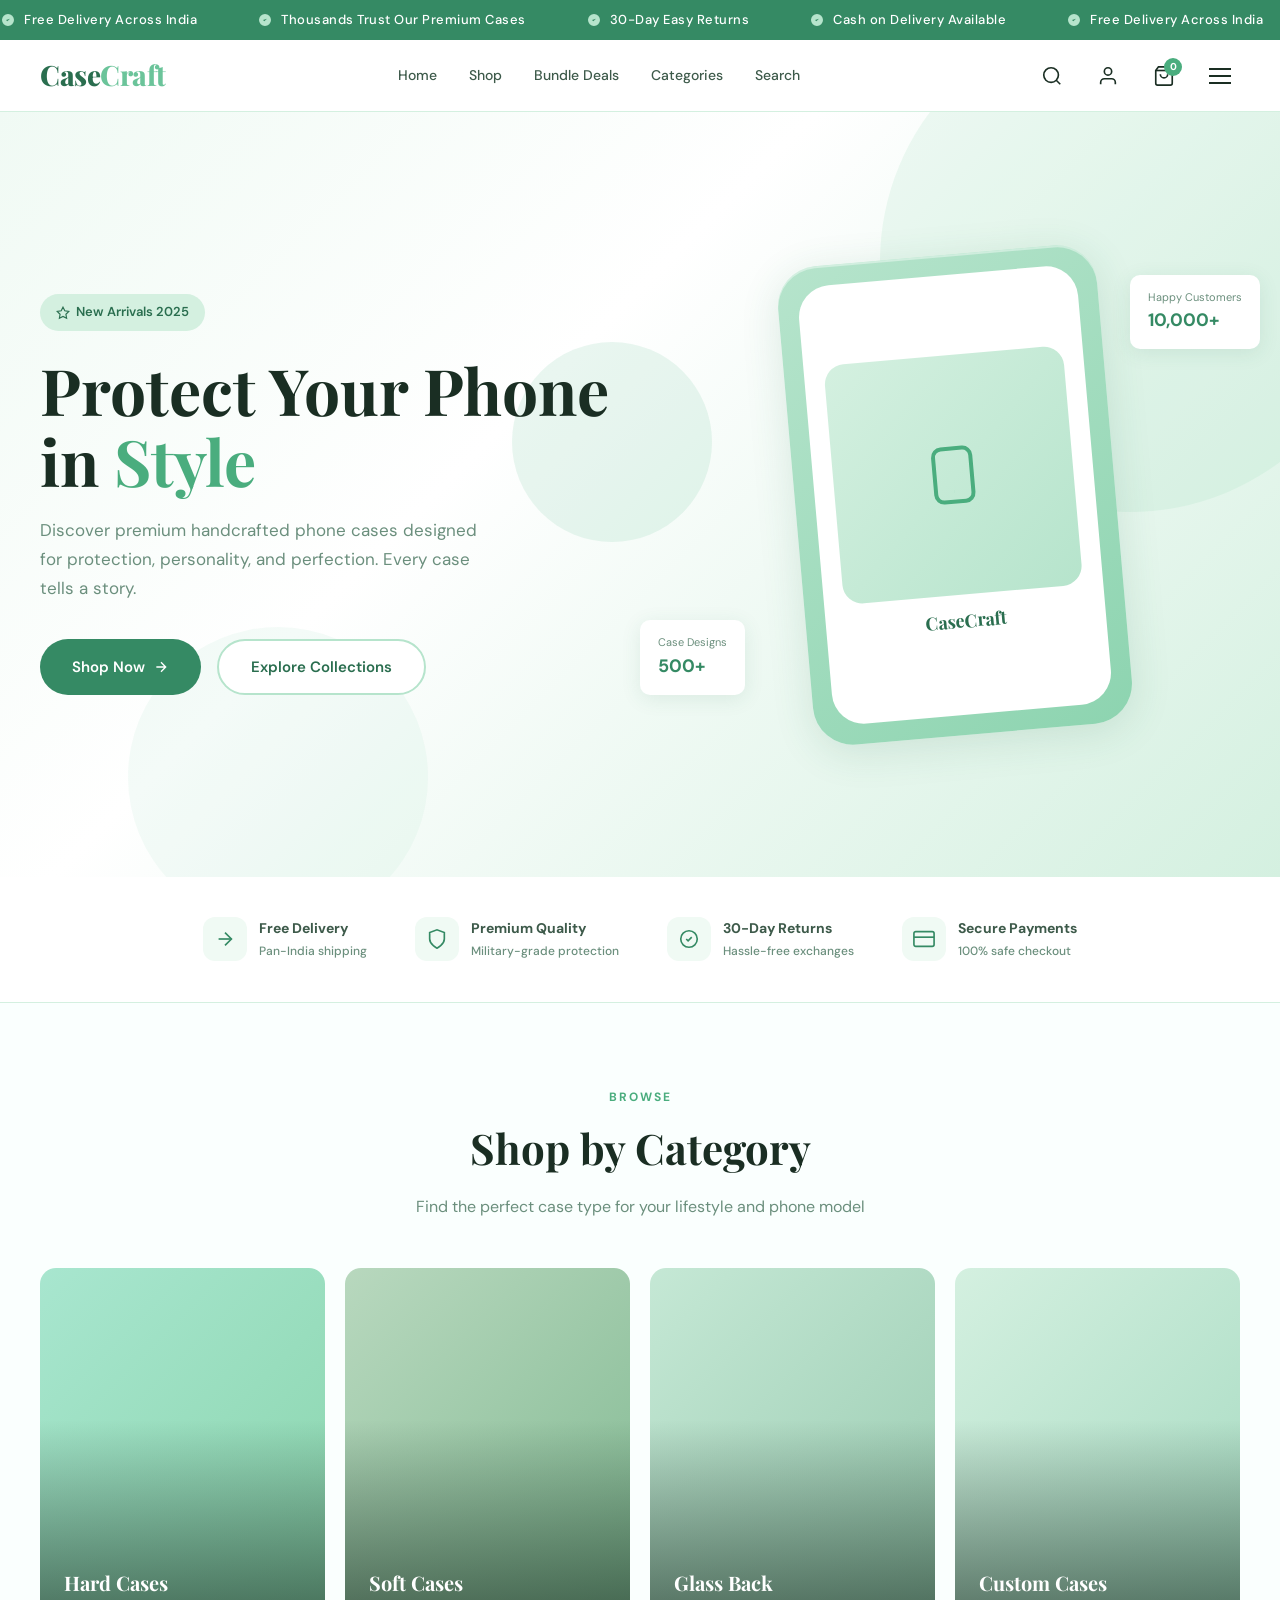
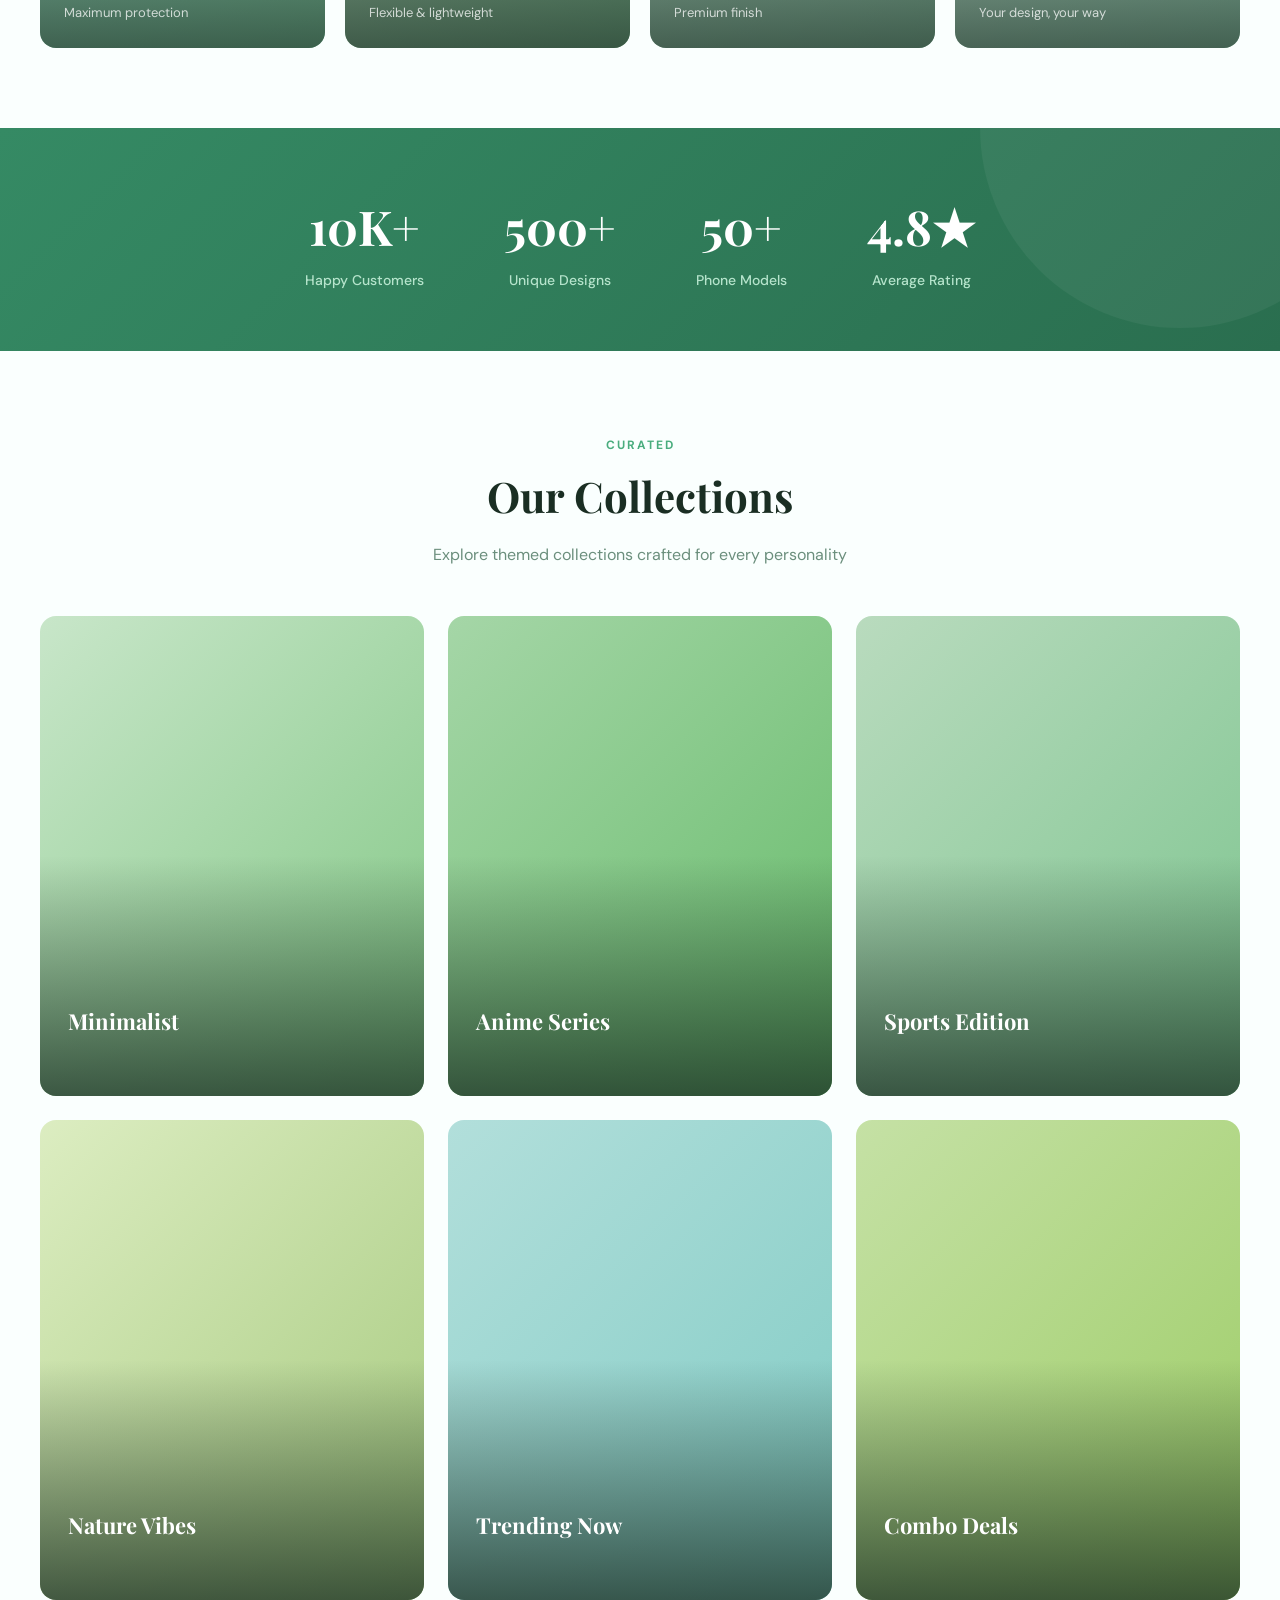
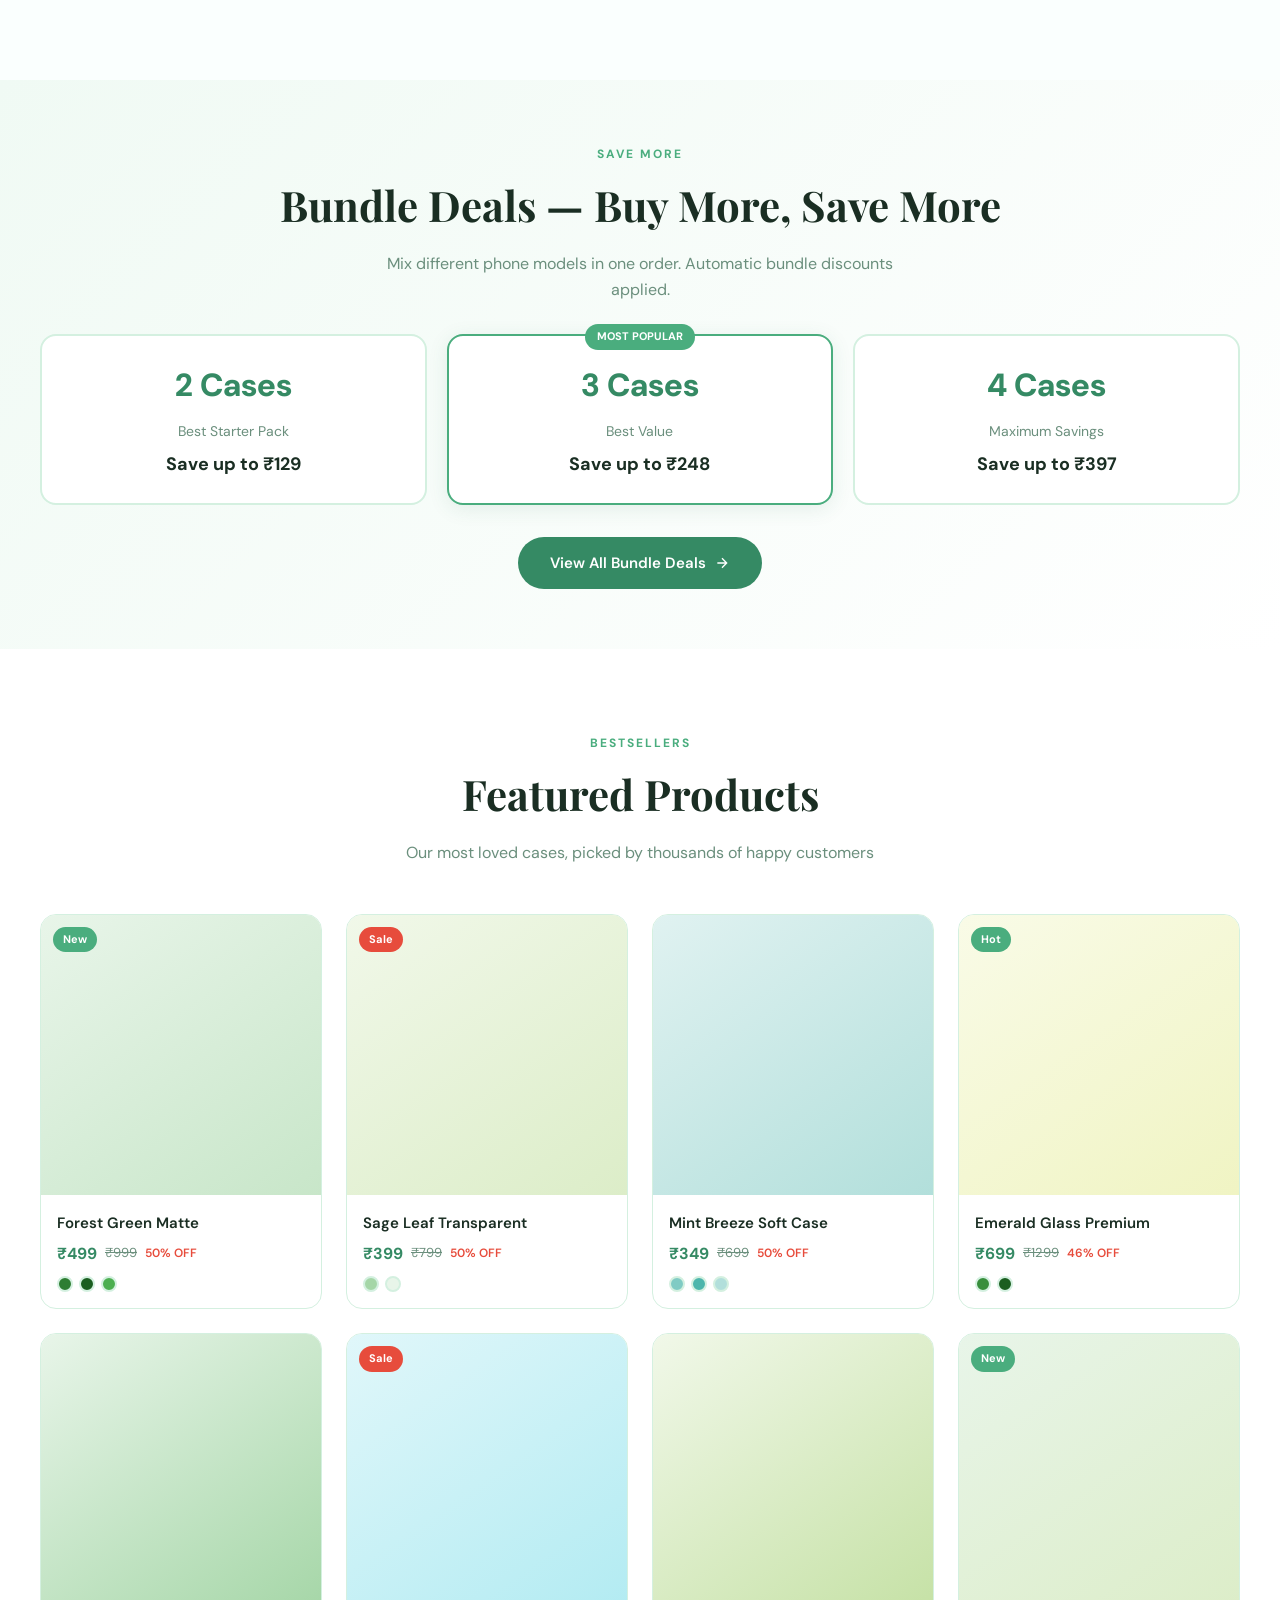
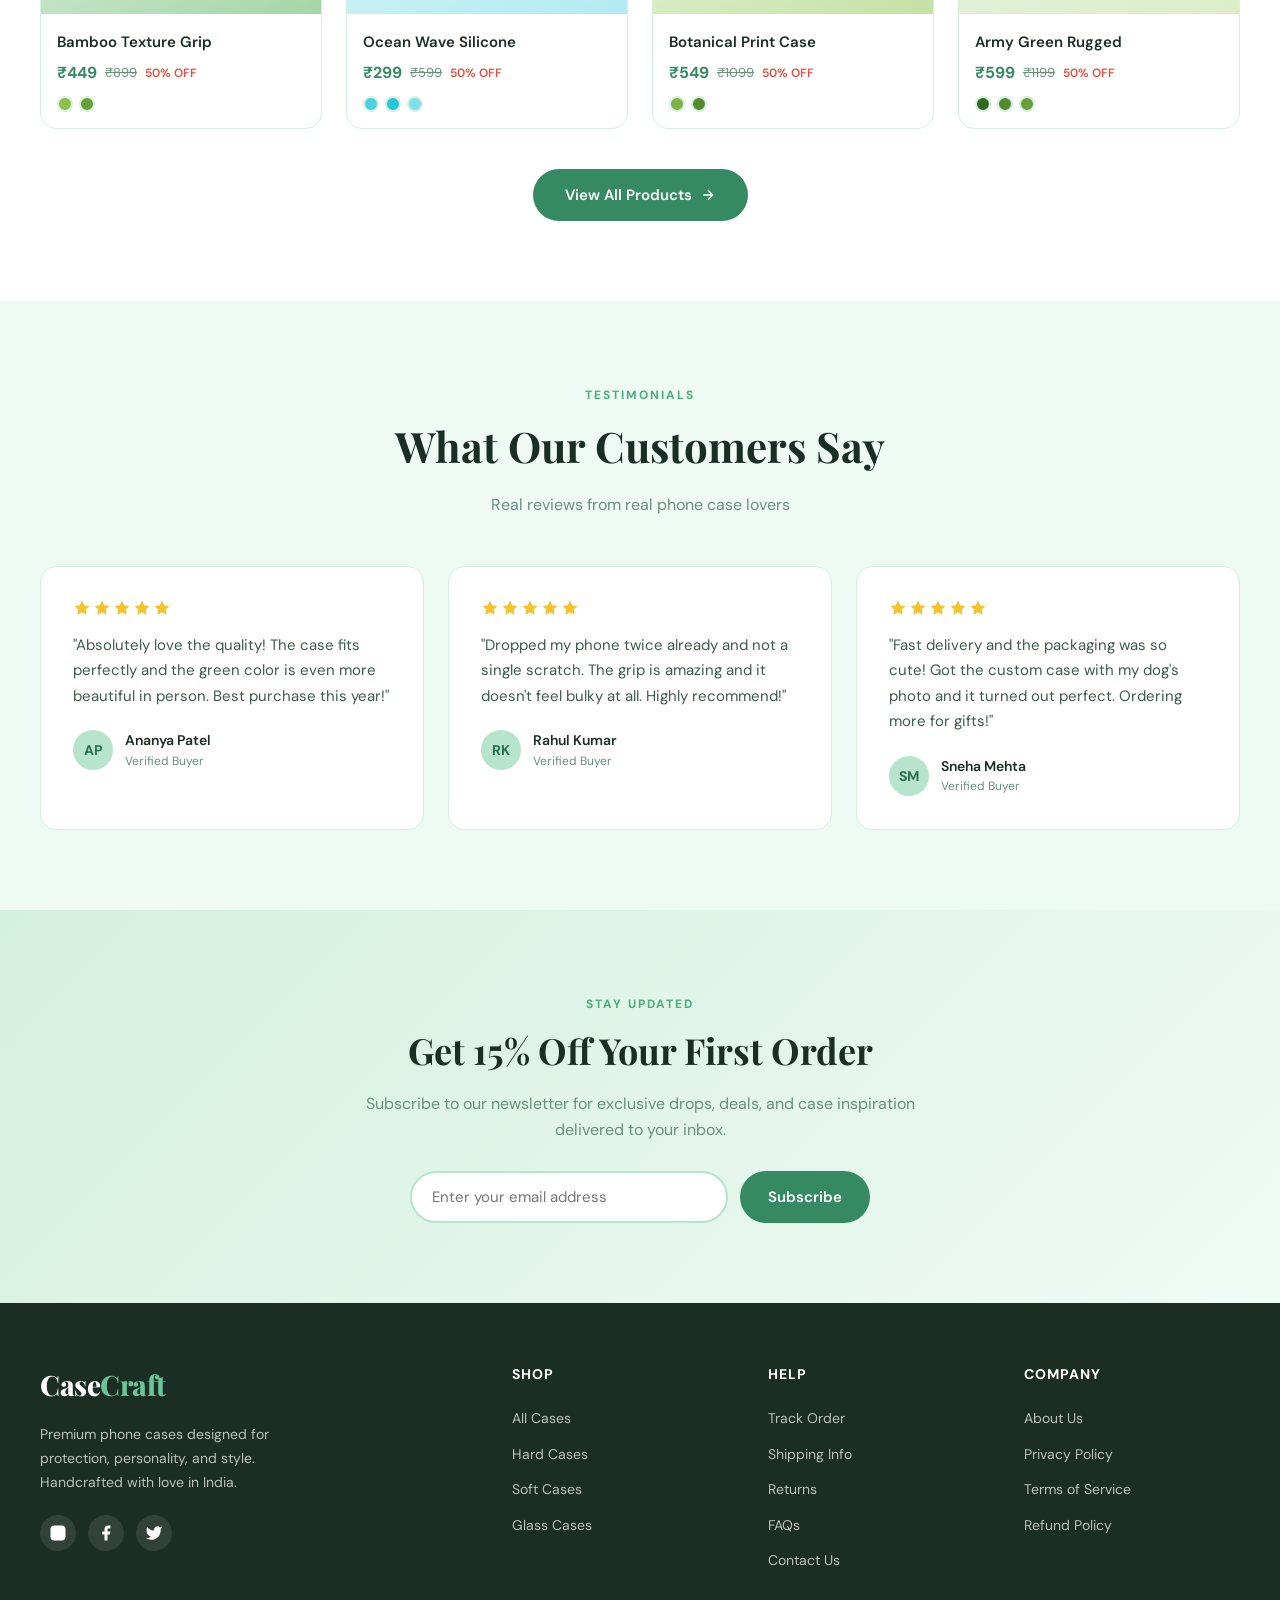
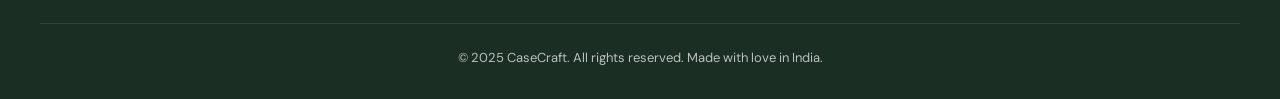
<file: index.html>
<!DOCTYPE html>
<html lang="en">
<head>
<meta charset="UTF-8">
<meta name="viewport" content="width=device-width, initial-scale=1.0">
<title>CaseCraft — Premium Phone Cases & Covers</title>
<link rel="preconnect" href="https://fonts.googleapis.com">
<link href="https://fonts.googleapis.com/css2?family=Playfair+Display:wght@400;600;700;800&family=DM+Sans:wght@300;400;500;600;700&display=swap" rel="stylesheet">
<link rel="stylesheet" href="styles.css">
</head>
<body>

<!-- ANNOUNCEMENT BAR -->
<div class="announcement-bar">
  <div class="announcement-track">
    <span><svg viewBox="0 0 24 24"><path d="M9 12l2 2 4-4m6 2a9 9 0 11-18 0 9 9 0 0118 0z"/></svg> Free Delivery Across India</span>
    <span><svg viewBox="0 0 24 24"><path d="M9 12l2 2 4-4m6 2a9 9 0 11-18 0 9 9 0 0118 0z"/></svg> Thousands Trust Our Premium Cases</span>
    <span><svg viewBox="0 0 24 24"><path d="M9 12l2 2 4-4m6 2a9 9 0 11-18 0 9 9 0 0118 0z"/></svg> 30-Day Easy Returns</span>
    <span><svg viewBox="0 0 24 24"><path d="M9 12l2 2 4-4m6 2a9 9 0 11-18 0 9 9 0 0118 0z"/></svg> Cash on Delivery Available</span>
    <span><svg viewBox="0 0 24 24"><path d="M9 12l2 2 4-4m6 2a9 9 0 11-18 0 9 9 0 0118 0z"/></svg> Free Delivery Across India</span>
    <span><svg viewBox="0 0 24 24"><path d="M9 12l2 2 4-4m6 2a9 9 0 11-18 0 9 9 0 0118 0z"/></svg> Thousands Trust Our Premium Cases</span>
    <span><svg viewBox="0 0 24 24"><path d="M9 12l2 2 4-4m6 2a9 9 0 11-18 0 9 9 0 0118 0z"/></svg> 30-Day Easy Returns</span>
    <span><svg viewBox="0 0 24 24"><path d="M9 12l2 2 4-4m6 2a9 9 0 11-18 0 9 9 0 0118 0z"/></svg> Cash on Delivery Available</span>
  </div>
</div>

<!-- HEADER -->
<header class="header">
  <a href="index.html" class="logo">Case<span>Craft</span></a>
  <nav class="nav">
    <a href="index.html">Home</a>
    <a href="shop.html">Shop</a>
    <a href="bundles.html">Bundle Deals</a>
    <a href="shop.html?category=hard">Categories</a>
    <a href="search.html">Search</a>
  </nav>
  <div class="header-actions">
    <button class="header-search-btn" aria-label="Search">
      <svg viewBox="0 0 24 24"><circle cx="11" cy="11" r="8"/><path d="M21 21l-4.35-4.35"/></svg>
    </button>
    <a href="login.html" aria-label="Account">
      <svg viewBox="0 0 24 24"><path d="M20 21v-2a4 4 0 00-4-4H8a4 4 0 00-4 4v2"/><circle cx="12" cy="7" r="4"/></svg>
    </a>
    <a href="cart.html" aria-label="Cart">
      <svg viewBox="0 0 24 24"><path d="M6 2L3 6v14a2 2 0 002 2h14a2 2 0 002-2V6l-3-4z"/><path d="M3 6h18"/><path d="M16 10a4 4 0 01-8 0"/></svg>
      <span class="cart-count">0</span>
    </a>
    <button class="mobile-menu-btn" aria-label="Menu">
      <span></span><span></span><span></span>
    </button>
  </div>
</header>

<!-- MOBILE NAV -->
<div class="mobile-nav">
  <div class="mobile-nav-inner">
    <button class="mobile-nav-close">&times;</button>
    <a href="index.html">Home</a>
    <a href="shop.html">Shop All</a>
    <a href="shop.html?category=hard">Hard Cases</a>
    <a href="shop.html?category=soft">Soft Cases</a>
    <a href="shop.html?category=glass">Glass Cases</a>
    <a href="cart.html">Cart</a>
    <a href="login.html">Login / Register</a>
  </div>
</div>

<!-- HERO -->
<section class="hero">
  <div class="hero-bg-shapes">
    <div class="circle c1"></div>
    <div class="circle c2"></div>
    <div class="circle c3"></div>
  </div>
  <div class="hero-content">
    <div class="hero-text">
      <div class="hero-badge">
        <svg width="14" height="14" viewBox="0 0 24 24" fill="none" stroke="currentColor" stroke-width="2"><path d="M12 2l3.09 6.26L22 9.27l-5 4.87 1.18 6.88L12 17.77l-6.18 3.25L7 14.14 2 9.27l6.91-1.01L12 2z"/></svg>
        New Arrivals 2025
      </div>
      <h1>Protect Your Phone in <em>Style</em></h1>
      <p>Discover premium handcrafted phone cases designed for protection, personality, and perfection. Every case tells a story.</p>
      <div class="hero-btns">
        <a href="shop.html" class="btn-primary">
          Shop Now
          <svg width="16" height="16" viewBox="0 0 24 24" fill="none" stroke="currentColor" stroke-width="2"><path d="M5 12h14M12 5l7 7-7 7"/></svg>
        </a>
        <a href="shop.html?collection=trending" class="btn-secondary">Explore Collections</a>
      </div>
    </div>
    <div class="hero-visual">
      <div class="hero-phone">
        <div class="hero-phone-inner">
          <div class="case-preview">
            <svg width="64" height="64" viewBox="0 0 24 24" fill="none" stroke="var(--green-500)" stroke-width="1.5"><rect x="5" y="2" width="14" height="20" rx="3"/><path d="M12 18h.01"/></svg>
          </div>
          <span>CaseCraft</span>
        </div>
      </div>
      <div class="hero-floating-card card1">
        <div class="label">Happy Customers</div>
        <div class="value">10,000+</div>
      </div>
      <div class="hero-floating-card card2">
        <div class="label">Case Designs</div>
        <div class="value">500+</div>
      </div>
    </div>
  </div>
</section>

<!-- TRUST BAR -->
<div class="trust-bar">
  <div class="trust-item">
    <div class="trust-icon"><svg viewBox="0 0 24 24"><path d="M5 12h14"/><path d="M12 5l7 7-7 7"/></svg></div>
    <div><strong>Free Delivery</strong><br><span style="font-size:12px;color:var(--text-light)">Pan-India shipping</span></div>
  </div>
  <div class="trust-item">
    <div class="trust-icon"><svg viewBox="0 0 24 24"><path d="M12 22s8-4 8-10V5l-8-3-8 3v7c0 6 8 10 8 10z"/></svg></div>
    <div><strong>Premium Quality</strong><br><span style="font-size:12px;color:var(--text-light)">Military-grade protection</span></div>
  </div>
  <div class="trust-item">
    <div class="trust-icon"><svg viewBox="0 0 24 24"><path d="M21 12a9 9 0 11-18 0 9 9 0 0118 0z"/><path d="M9 12l2 2 4-4"/></svg></div>
    <div><strong>30-Day Returns</strong><br><span style="font-size:12px;color:var(--text-light)">Hassle-free exchanges</span></div>
  </div>
  <div class="trust-item">
    <div class="trust-icon"><svg viewBox="0 0 24 24"><rect x="1" y="4" width="22" height="16" rx="2"/><path d="M1 10h22"/></svg></div>
    <div><strong>Secure Payments</strong><br><span style="font-size:12px;color:var(--text-light)">100% safe checkout</span></div>
  </div>
</div>

<!-- CATEGORIES -->
<section class="section" id="categories">
  <div class="section-header reveal">
    <span class="section-label">Browse</span>
    <h2>Shop by Category</h2>
    <p>Find the perfect case type for your lifestyle and phone model</p>
  </div>
  <div class="categories-grid" id="categoriesGrid"></div>
</section>

<!-- STATS BANNER -->
<div class="stats-banner">
  <div class="stats-grid">
    <div class="stat-item reveal"><h3>10K+</h3><p>Happy Customers</p></div>
    <div class="stat-item reveal"><h3>500+</h3><p>Unique Designs</p></div>
    <div class="stat-item reveal"><h3>50+</h3><p>Phone Models</p></div>
    <div class="stat-item reveal"><h3>4.8&#9733;</h3><p>Average Rating</p></div>
  </div>
</div>

<!-- COLLECTIONS -->
<section class="section" id="collections">
  <div class="section-header reveal">
    <span class="section-label">Curated</span>
    <h2>Our Collections</h2>
    <p>Explore themed collections crafted for every personality</p>
  </div>
  <div class="collections-grid" id="collectionsGrid"></div>
</section>

<!-- BUNDLE DEALS PROMO -->
<section class="section" style="background: linear-gradient(135deg, var(--green-50), var(--white)); max-width: 100%; padding: 60px 40px;">
  <div style="max-width: 1280px; margin: 0 auto; text-align: center;">
    <div class="reveal">
      <span class="section-label">Save More</span>
      <h2 style="font-size: clamp(28px, 3.5vw, 42px); color: var(--text-dark); margin-bottom: 12px;">Bundle Deals — Buy More, Save More</h2>
      <p style="font-size: 16px; color: var(--text-light); max-width: 520px; margin: 0 auto 32px;">Mix different phone models in one order. Automatic bundle discounts applied.</p>
    </div>
    <div style="display: grid; grid-template-columns: repeat(auto-fit, minmax(200px, 1fr)); gap: 20px; margin-bottom: 32px;" class="reveal">
      <div style="background: var(--white); padding: 24px; border-radius: var(--radius); border: 2px solid var(--green-100); transition: var(--transition); cursor: pointer;" onclick="window.location.href='bundles.html'">
        <div style="font-size: 32px; font-weight: 800; color: var(--green-600);">2 Cases</div>
        <div style="font-size: 14px; color: var(--text-light); margin: 8px 0;">Best Starter Pack</div>
        <div style="font-size: 18px; font-weight: 700; color: var(--text-dark);">Save up to ₹129</div>
      </div>
      <div style="background: var(--white); padding: 24px; border-radius: var(--radius); border: 2px solid var(--green-500); box-shadow: var(--shadow-md); transition: var(--transition); cursor: pointer; position: relative;" onclick="window.location.href='bundles.html'">
        <div style="position: absolute; top: -12px; left: 50%; transform: translateX(-50%); background: var(--green-500); color: var(--white); padding: 4px 12px; border-radius: 100px; font-size: 11px; font-weight: 700;">MOST POPULAR</div>
        <div style="font-size: 32px; font-weight: 800; color: var(--green-600);">3 Cases</div>
        <div style="font-size: 14px; color: var(--text-light); margin: 8px 0;">Best Value</div>
        <div style="font-size: 18px; font-weight: 700; color: var(--text-dark);">Save up to ₹248</div>
      </div>
      <div style="background: var(--white); padding: 24px; border-radius: var(--radius); border: 2px solid var(--green-100); transition: var(--transition); cursor: pointer;" onclick="window.location.href='bundles.html'">
        <div style="font-size: 32px; font-weight: 800; color: var(--green-600);">4 Cases</div>
        <div style="font-size: 14px; color: var(--text-light); margin: 8px 0;">Maximum Savings</div>
        <div style="font-size: 18px; font-weight: 700; color: var(--text-dark);">Save up to ₹397</div>
      </div>
    </div>
    <a href="bundles.html" class="btn-primary reveal">View All Bundle Deals <svg width="16" height="16" viewBox="0 0 24 24" fill="none" stroke="currentColor" stroke-width="2"><path d="M5 12h14M12 5l7 7-7 7"/></svg></a>
  </div>
</section>

<!-- FEATURED PRODUCTS -->
<section class="section" id="products" style="background: var(--white); max-width: 100%; padding-left: 0; padding-right: 0;">
  <div style="max-width: 1280px; margin: 0 auto; padding: 0 40px;">
    <div class="section-header reveal">
      <span class="section-label">Bestsellers</span>
      <h2>Featured Products</h2>
      <p>Our most loved cases, picked by thousands of happy customers</p>
    </div>
    <div class="products-grid" id="featuredGrid"></div>
    <div style="text-align:center; margin-top:40px;">
      <a href="shop.html" class="btn-primary">View All Products <svg width="16" height="16" viewBox="0 0 24 24" fill="none" stroke="currentColor" stroke-width="2"><path d="M5 12h14M12 5l7 7-7 7"/></svg></a>
    </div>
  </div>
</section>

<!-- TESTIMONIALS -->
<section class="testimonials-section" id="reviews">
  <div class="section-header reveal" style="max-width:1280px;margin:0 auto 48px;">
    <span class="section-label">Testimonials</span>
    <h2>What Our Customers Say</h2>
    <p>Real reviews from real phone case lovers</p>
  </div>
  <div class="testimonials-grid">
    <div class="testimonial-card reveal">
      <div class="stars"><svg viewBox="0 0 24 24"><path d="M12 2l3.09 6.26L22 9.27l-5 4.87 1.18 6.88L12 17.77l-6.18 3.25L7 14.14 2 9.27l6.91-1.01L12 2z"/></svg><svg viewBox="0 0 24 24"><path d="M12 2l3.09 6.26L22 9.27l-5 4.87 1.18 6.88L12 17.77l-6.18 3.25L7 14.14 2 9.27l6.91-1.01L12 2z"/></svg><svg viewBox="0 0 24 24"><path d="M12 2l3.09 6.26L22 9.27l-5 4.87 1.18 6.88L12 17.77l-6.18 3.25L7 14.14 2 9.27l6.91-1.01L12 2z"/></svg><svg viewBox="0 0 24 24"><path d="M12 2l3.09 6.26L22 9.27l-5 4.87 1.18 6.88L12 17.77l-6.18 3.25L7 14.14 2 9.27l6.91-1.01L12 2z"/></svg><svg viewBox="0 0 24 24"><path d="M12 2l3.09 6.26L22 9.27l-5 4.87 1.18 6.88L12 17.77l-6.18 3.25L7 14.14 2 9.27l6.91-1.01L12 2z"/></svg></div>
      <p>"Absolutely love the quality! The case fits perfectly and the green color is even more beautiful in person. Best purchase this year!"</p>
      <div class="testimonial-author"><div class="testimonial-avatar">AP</div><div><div class="name">Ananya Patel</div><div class="meta">Verified Buyer</div></div></div>
    </div>
    <div class="testimonial-card reveal">
      <div class="stars"><svg viewBox="0 0 24 24"><path d="M12 2l3.09 6.26L22 9.27l-5 4.87 1.18 6.88L12 17.77l-6.18 3.25L7 14.14 2 9.27l6.91-1.01L12 2z"/></svg><svg viewBox="0 0 24 24"><path d="M12 2l3.09 6.26L22 9.27l-5 4.87 1.18 6.88L12 17.77l-6.18 3.25L7 14.14 2 9.27l6.91-1.01L12 2z"/></svg><svg viewBox="0 0 24 24"><path d="M12 2l3.09 6.26L22 9.27l-5 4.87 1.18 6.88L12 17.77l-6.18 3.25L7 14.14 2 9.27l6.91-1.01L12 2z"/></svg><svg viewBox="0 0 24 24"><path d="M12 2l3.09 6.26L22 9.27l-5 4.87 1.18 6.88L12 17.77l-6.18 3.25L7 14.14 2 9.27l6.91-1.01L12 2z"/></svg><svg viewBox="0 0 24 24"><path d="M12 2l3.09 6.26L22 9.27l-5 4.87 1.18 6.88L12 17.77l-6.18 3.25L7 14.14 2 9.27l6.91-1.01L12 2z"/></svg></div>
      <p>"Dropped my phone twice already and not a single scratch. The grip is amazing and it doesn't feel bulky at all. Highly recommend!"</p>
      <div class="testimonial-author"><div class="testimonial-avatar">RK</div><div><div class="name">Rahul Kumar</div><div class="meta">Verified Buyer</div></div></div>
    </div>
    <div class="testimonial-card reveal">
      <div class="stars"><svg viewBox="0 0 24 24"><path d="M12 2l3.09 6.26L22 9.27l-5 4.87 1.18 6.88L12 17.77l-6.18 3.25L7 14.14 2 9.27l6.91-1.01L12 2z"/></svg><svg viewBox="0 0 24 24"><path d="M12 2l3.09 6.26L22 9.27l-5 4.87 1.18 6.88L12 17.77l-6.18 3.25L7 14.14 2 9.27l6.91-1.01L12 2z"/></svg><svg viewBox="0 0 24 24"><path d="M12 2l3.09 6.26L22 9.27l-5 4.87 1.18 6.88L12 17.77l-6.18 3.25L7 14.14 2 9.27l6.91-1.01L12 2z"/></svg><svg viewBox="0 0 24 24"><path d="M12 2l3.09 6.26L22 9.27l-5 4.87 1.18 6.88L12 17.77l-6.18 3.25L7 14.14 2 9.27l6.91-1.01L12 2z"/></svg><svg viewBox="0 0 24 24"><path d="M12 2l3.09 6.26L22 9.27l-5 4.87 1.18 6.88L12 17.77l-6.18 3.25L7 14.14 2 9.27l6.91-1.01L12 2z"/></svg></div>
      <p>"Fast delivery and the packaging was so cute! Got the custom case with my dog's photo and it turned out perfect. Ordering more for gifts!"</p>
      <div class="testimonial-author"><div class="testimonial-avatar">SM</div><div><div class="name">Sneha Mehta</div><div class="meta">Verified Buyer</div></div></div>
    </div>
  </div>
</section>

<!-- NEWSLETTER -->
<section class="newsletter" id="contact">
  <div class="newsletter-inner reveal">
    <span class="section-label">Stay Updated</span>
    <h2>Get 15% Off Your First Order</h2>
    <p>Subscribe to our newsletter for exclusive drops, deals, and case inspiration delivered to your inbox.</p>
    <form class="newsletter-form" onsubmit="event.preventDefault(); this.querySelector('button').textContent='Subscribed!'; this.querySelector('input').value='';">
      <input type="email" placeholder="Enter your email address" required>
      <button type="submit">Subscribe</button>
    </form>
  </div>
</section>

<!-- FOOTER -->
<footer class="footer">
  <div class="footer-grid">
    <div class="footer-brand">
      <a href="index.html" class="logo">Case<span>Craft</span></a>
      <p>Premium phone cases designed for protection, personality, and style. Handcrafted with love in India.</p>
      <div class="social-links">
        <a href="#" aria-label="Instagram"><svg viewBox="0 0 24 24"><rect x="2" y="2" width="20" height="20" rx="5"/><circle cx="12" cy="12" r="5"/><circle cx="17.5" cy="6.5" r="1.5"/></svg></a>
        <a href="#" aria-label="Facebook"><svg viewBox="0 0 24 24"><path d="M18 2h-3a5 5 0 00-5 5v3H7v4h3v8h4v-8h3l1-4h-4V7a1 1 0 011-1h3z"/></svg></a>
        <a href="#" aria-label="Twitter"><svg viewBox="0 0 24 24"><path d="M23 3a10.9 10.9 0 01-3.14 1.53 4.48 4.48 0 00-7.86 3v1A10.66 10.66 0 013 4s-4 9 5 13a11.64 11.64 0 01-7 2c9 5 20 0 20-11.5a4.5 4.5 0 00-.08-.83A7.72 7.72 0 0023 3z"/></svg></a>
      </div>
    </div>
    <div>
      <h4>Shop</h4>
      <ul>
        <li><a href="shop.html">All Cases</a></li>
        <li><a href="shop.html?category=hard">Hard Cases</a></li>
        <li><a href="shop.html?category=soft">Soft Cases</a></li>
        <li><a href="shop.html?category=glass">Glass Cases</a></li>
      </ul>
    </div>
    <div>
      <h4>Help</h4>
      <ul>
        <li><a href="#">Track Order</a></li>
        <li><a href="#">Shipping Info</a></li>
        <li><a href="#">Returns</a></li>
        <li><a href="#">FAQs</a></li>
        <li><a href="#">Contact Us</a></li>
      </ul>
    </div>
    <div>
      <h4>Company</h4>
      <ul>
        <li><a href="#">About Us</a></li>
        <li><a href="#">Privacy Policy</a></li>
        <li><a href="#">Terms of Service</a></li>
        <li><a href="#">Refund Policy</a></li>
      </ul>
    </div>
  </div>
  <div class="footer-bottom">
    <p>&copy; 2025 CaseCraft. All rights reserved. Made with love in India.</p>
  </div>
</footer>

<script src="app.js"></script>
<script>
// Render categories
document.getElementById('categoriesGrid').innerHTML = CATEGORIES.map(c => `
  <a href="shop.html?category=${c.id}" class="category-tile reveal">
    <div class="category-tile-bg" style="background: ${c.gradient};"></div>
    <div class="category-tile-overlay">
      <h3>${c.name}</h3>
      <span>${c.desc}</span>
    </div>
  </a>
`).join('');

// Render collections
document.getElementById('collectionsGrid').innerHTML = COLLECTIONS.map(c => `
  <a href="shop.html?collection=${c.id}" class="collection-card reveal">
    <div class="collection-card-bg" style="background: ${c.gradient};"></div>
    <div class="collection-card-overlay">
      <h3>${c.name}</h3>
      <span class="shop-link">Shop Now <svg width="14" height="14" viewBox="0 0 24 24" fill="none" stroke="currentColor" stroke-width="2"><path d="M5 12h14M12 5l7 7-7 7"/></svg></span>
    </div>
  </a>
`).join('');

// Render featured products (first 8)
document.getElementById('featuredGrid').innerHTML = PRODUCTS.slice(0, 8).map(p => renderProductCard(p)).join('');
</script>
</body>
</html>
</file>
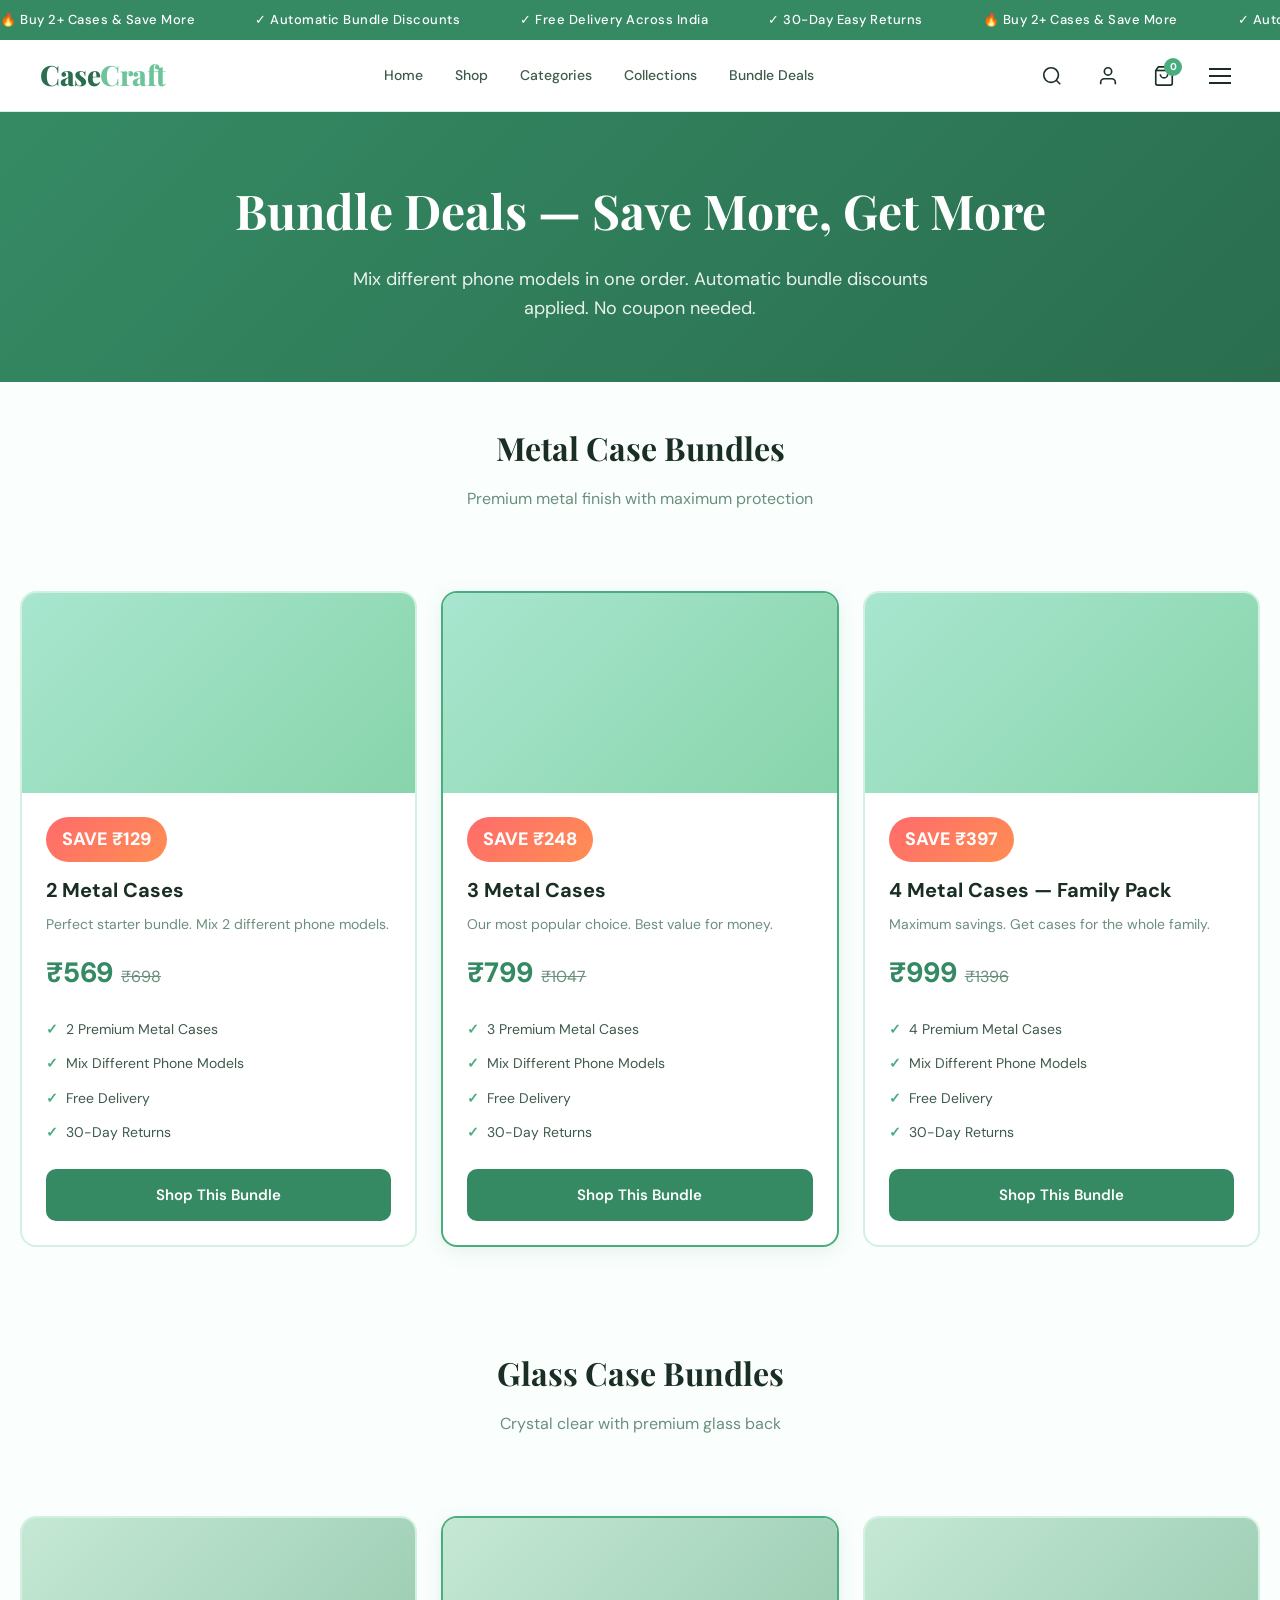
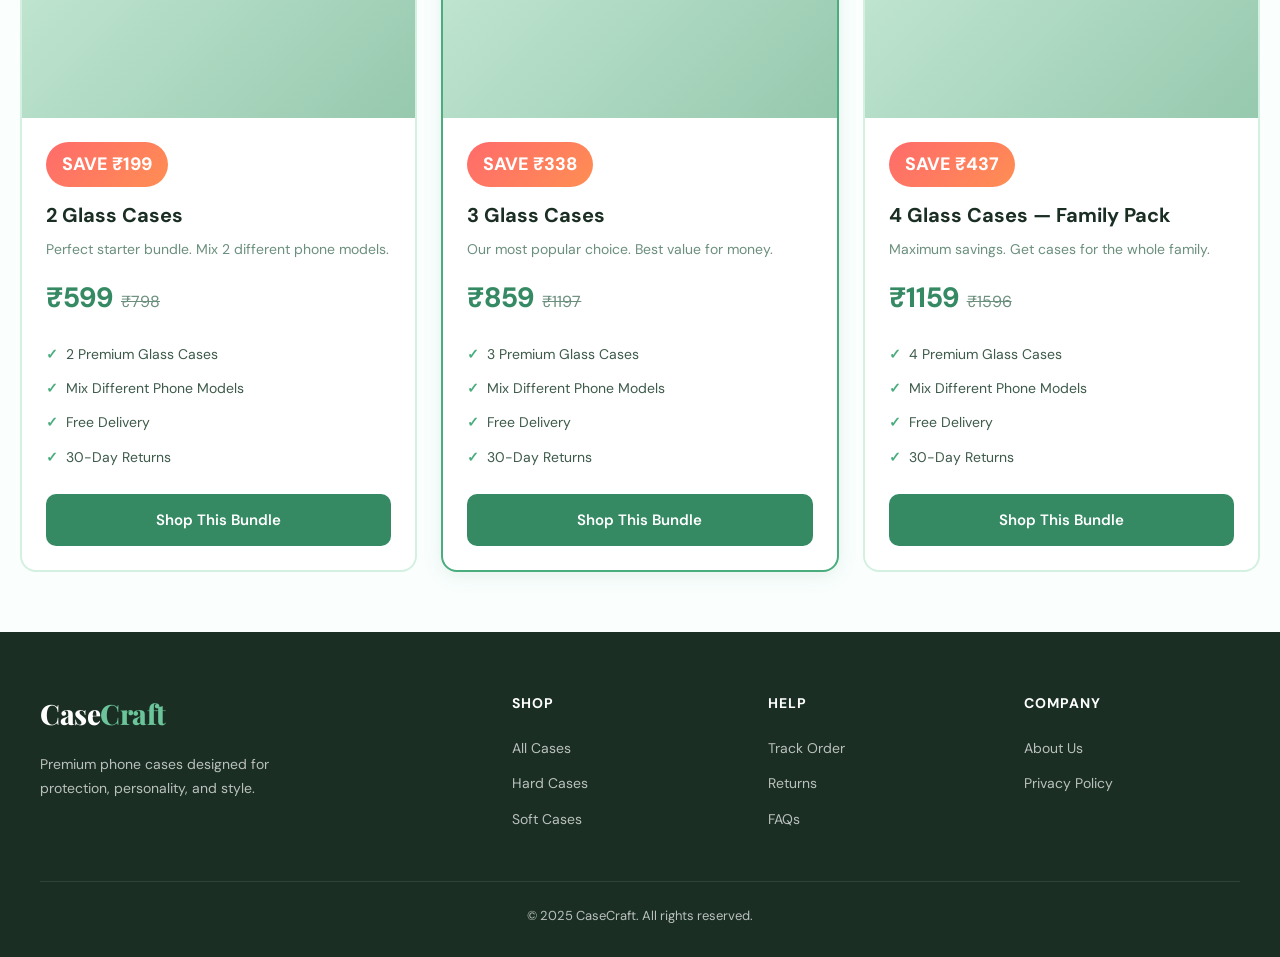
<file: bundles.html>
<!DOCTYPE html>
<html lang="en">
<head>
<meta charset="UTF-8">
<meta name="viewport" content="width=device-width, initial-scale=1.0">
<title>Bundle Deals — CaseCraft</title>
<link rel="preconnect" href="https://fonts.googleapis.com">
<link href="https://fonts.googleapis.com/css2?family=Playfair+Display:wght@400;600;700;800&family=DM+Sans:wght@300;400;500;600;700&display=swap" rel="stylesheet">
<link rel="stylesheet" href="styles.css">
<style>
.bundle-hero {
  background: linear-gradient(135deg, var(--green-600), var(--green-700));
  color: var(--white);
  padding: 60px 20px;
  text-align: center;
}
.bundle-hero h1 {
  font-size: clamp(32px, 5vw, 48px);
  margin-bottom: 16px;
}
.bundle-hero p {
  font-size: 18px;
  opacity: 0.9;
  max-width: 600px;
  margin: 0 auto;
}
.bundle-grid {
  display: grid;
  grid-template-columns: repeat(auto-fit, minmax(280px, 1fr));
  gap: 24px;
  max-width: 1280px;
  margin: 0 auto;
  padding: 60px 20px;
}
.bundle-card {
  background: var(--white);
  border-radius: var(--radius);
  overflow: hidden;
  transition: var(--transition);
  cursor: pointer;
  border: 2px solid var(--green-100);
  position: relative;
}
.bundle-card:hover {
  transform: translateY(-8px);
  box-shadow: var(--shadow-lg);
  border-color: var(--green-400);
}
.bundle-card.featured {
  border-color: var(--green-500);
  box-shadow: var(--shadow-md);
}
.bundle-card.featured:hover {
  box-shadow: var(--shadow-lg);
}
.bundle-badge {
  position: absolute;
  top: 16px;
  right: 16px;
  background: var(--green-500);
  color: var(--white);
  padding: 6px 14px;
  border-radius: 100px;
  font-size: 12px;
  font-weight: 700;
  text-transform: uppercase;
  letter-spacing: 0.5px;
}
.bundle-image {
  height: 200px;
  position: relative;
  overflow: hidden;
}
.bundle-image-bg {
  position: absolute;
  inset: 0;
}
.bundle-content {
  padding: 24px;
}
.bundle-savings {
  display: inline-block;
  background: linear-gradient(135deg, #ff6b6b, #ff8e53);
  color: var(--white);
  padding: 8px 16px;
  border-radius: 100px;
  font-size: 18px;
  font-weight: 800;
  margin-bottom: 12px;
}
.bundle-title {
  font-size: 20px;
  font-weight: 700;
  color: var(--text-dark);
  margin-bottom: 8px;
}
.bundle-description {
  font-size: 14px;
  color: var(--text-light);
  margin-bottom: 16px;
  line-height: 1.5;
}
.bundle-price {
  display: flex;
  align-items: baseline;
  gap: 8px;
  margin-bottom: 16px;
}
.bundle-price .current {
  font-size: 28px;
  font-weight: 800;
  color: var(--green-600);
}
.bundle-price .original {
  font-size: 16px;
  color: var(--text-light);
  text-decoration: line-through;
}
.bundle-features {
  list-style: none;
  margin-bottom: 20px;
}
.bundle-features li {
  display: flex;
  align-items: center;
  gap: 8px;
  padding: 6px 0;
  font-size: 14px;
  color: var(--text-mid);
}
.bundle-features li::before {
  content: '✓';
  color: var(--green-500);
  font-weight: 700;
}
.bundle-cta {
  display: block;
  width: 100%;
  padding: 14px;
  background: var(--green-600);
  color: var(--white);
  border-radius: var(--radius-sm);
  text-align: center;
  font-size: 15px;
  font-weight: 600;
  transition: var(--transition);
}
.bundle-cta:hover {
  background: var(--green-700);
}
.bundle-section-title {
  text-align: center;
  padding: 40px 20px 20px;
  max-width: 1280px;
  margin: 0 auto;
}
.bundle-section-title h2 {
  font-size: 32px;
  color: var(--text-dark);
  margin-bottom: 12px;
}
.bundle-section-title p {
  font-size: 16px;
  color: var(--text-light);
}
</style>
</head>
<body>

<div class="announcement-bar">
  <div class="announcement-track">
    <span>🔥 Buy 2+ Cases & Save More</span>
    <span>✓ Automatic Bundle Discounts</span>
    <span>✓ Free Delivery Across India</span>
    <span>✓ 30-Day Easy Returns</span>
    <span>🔥 Buy 2+ Cases & Save More</span>
    <span>✓ Automatic Bundle Discounts</span>
    <span>✓ Free Delivery Across India</span>
    <span>✓ 30-Day Easy Returns</span>
  </div>
</div>

<header class="header">
  <a href="index.html" class="logo">Case<span>Craft</span></a>
  <nav class="nav">
    <a href="index.html">Home</a>
    <a href="shop.html">Shop</a>
    <a href="shop.html?category=hard">Categories</a>
    <a href="shop.html?collection=trending">Collections</a>
    <a href="bundles.html">Bundle Deals</a>
  </nav>
  <div class="header-actions">
    <button class="header-search-btn"><svg viewBox="0 0 24 24"><circle cx="11" cy="11" r="8"/><path d="M21 21l-4.35-4.35"/></svg></button>
    <a href="login.html"><svg viewBox="0 0 24 24"><path d="M20 21v-2a4 4 0 00-4-4H8a4 4 0 00-4 4v2"/><circle cx="12" cy="7" r="4"/></svg></a>
    <a href="cart.html"><svg viewBox="0 0 24 24"><path d="M6 2L3 6v14a2 2 0 002 2h14a2 2 0 002-2V6l-3-4z"/><path d="M3 6h18"/><path d="M16 10a4 4 0 01-8 0"/></svg><span class="cart-count">0</span></a>
    <button class="mobile-menu-btn"><span></span><span></span><span></span></button>
  </div>
</header>

<div class="mobile-nav">
  <div class="mobile-nav-inner">
    <button class="mobile-nav-close">&times;</button>
    <a href="index.html">Home</a>
    <a href="shop.html">Shop All</a>
    <a href="bundles.html">Bundle Deals</a>
    <a href="cart.html">Cart</a>
    <a href="login.html">Login</a>
  </div>
</div>

<div class="bundle-hero">
  <h1>Bundle Deals — Save More, Get More</h1>
  <p>Mix different phone models in one order. Automatic bundle discounts applied. No coupon needed.</p>
</div>

<div class="bundle-section-title">
  <h2>Metal Case Bundles</h2>
  <p>Premium metal finish with maximum protection</p>
</div>

<div class="bundle-grid" id="metalBundles"></div>

<div class="bundle-section-title">
  <h2>Glass Case Bundles</h2>
  <p>Crystal clear with premium glass back</p>
</div>

<div class="bundle-grid" id="glassBundles"></div>

<footer class="footer">
  <div class="footer-grid">
    <div class="footer-brand">
      <a href="index.html" class="logo">Case<span>Craft</span></a>
      <p>Premium phone cases designed for protection, personality, and style.</p>
    </div>
    <div><h4>Shop</h4><ul><li><a href="shop.html">All Cases</a></li><li><a href="shop.html?category=hard">Hard Cases</a></li><li><a href="shop.html?category=soft">Soft Cases</a></li></ul></div>
    <div><h4>Help</h4><ul><li><a href="#">Track Order</a></li><li><a href="#">Returns</a></li><li><a href="#">FAQs</a></li></ul></div>
    <div><h4>Company</h4><ul><li><a href="#">About Us</a></li><li><a href="#">Privacy Policy</a></li></ul></div>
  </div>
  <div class="footer-bottom"><p>&copy; 2025 CaseCraft. All rights reserved.</p></div>
</footer>

<script src="app.js"></script>
<script>
function renderBundleCard(caseType, qty, featured = false) {
  const price = getBundlePrice(caseType, qty);
  const regularPrice = getRegularPrice(caseType, qty);
  const savings = getSavings(caseType, qty);
  
  const badges = {
    2: 'BEST STARTER',
    3: 'BEST VALUE',
    4: 'MAX SAVINGS'
  };
  
  const titles = {
    2: `${qty} ${caseType}s`,
    3: `${qty} ${caseType}s`,
    4: `${qty} ${caseType}s — Family Pack`
  };
  
  const descriptions = {
    2: 'Perfect starter bundle. Mix 2 different phone models.',
    3: 'Our most popular choice. Best value for money.',
    4: 'Maximum savings. Get cases for the whole family.'
  };
  
  return `
    <div class="bundle-card ${featured ? 'featured' : ''}" onclick="window.location.href='shop.html?bundle=${qty}&type=${encodeURIComponent(caseType)}'">
      ${qty >= 2 ? `<div class="bundle-badge">${badges[qty]}</div>` : ''}
      <div class="bundle-image">
        <div class="bundle-image-bg" style="background: linear-gradient(135deg, ${caseType === 'Metal Case' ? '#a8e6cf, #88d4ab' : '#c5e8d5, #96c9ae'});"></div>
      </div>
      <div class="bundle-content">
        <div class="bundle-savings">SAVE ₹${savings}</div>
        <div class="bundle-title">${titles[qty]}</div>
        <div class="bundle-description">${descriptions[qty]}</div>
        <div class="bundle-price">
          <span class="current">₹${price}</span>
          <span class="original">₹${regularPrice}</span>
        </div>
        <ul class="bundle-features">
          <li>${qty} Premium ${caseType}s</li>
          <li>Mix Different Phone Models</li>
          <li>Free Delivery</li>
          <li>30-Day Returns</li>
        </ul>
        <div class="bundle-cta">Shop This Bundle</div>
      </div>
    </div>
  `;
}

// Render Metal Case bundles
document.getElementById('metalBundles').innerHTML = `
  ${renderBundleCard('Metal Case', 2)}
  ${renderBundleCard('Metal Case', 3, true)}
  ${renderBundleCard('Metal Case', 4)}
`;

// Render Glass Case bundles
document.getElementById('glassBundles').innerHTML = `
  ${renderBundleCard('Glass Case', 2)}
  ${renderBundleCard('Glass Case', 3, true)}
  ${renderBundleCard('Glass Case', 4)}
`;
</script>
</body>
</html>
</file>
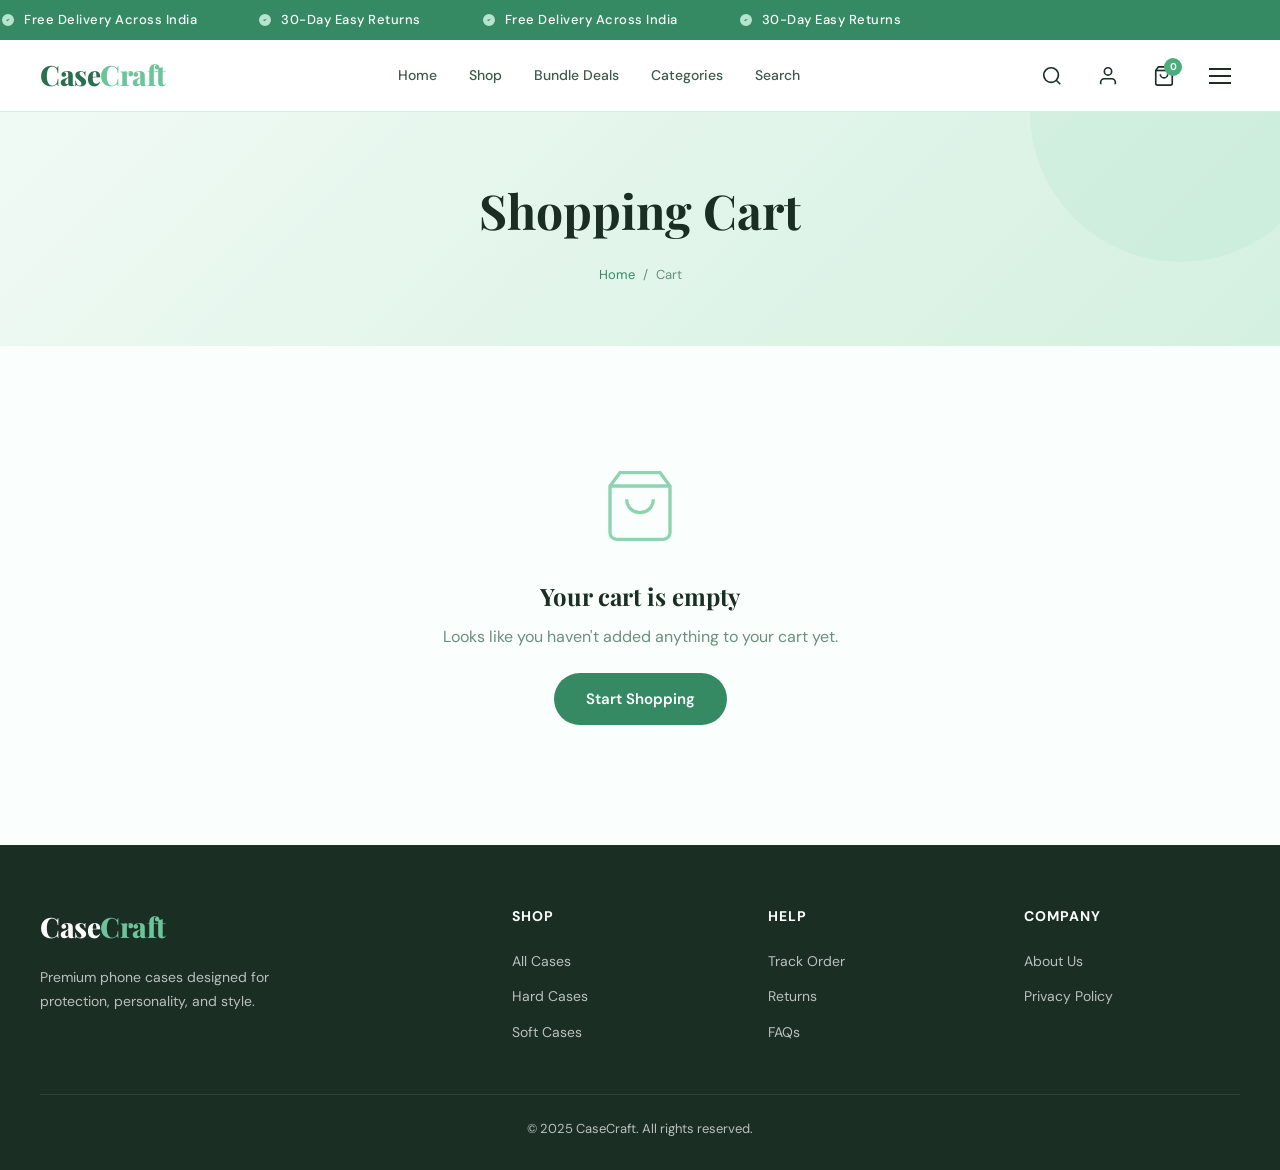
<file: cart.html>
<!DOCTYPE html>
<html lang="en">
<head>
<meta charset="UTF-8">
<meta name="viewport" content="width=device-width, initial-scale=1.0">
<title>Your Cart — CaseCraft</title>
<link rel="preconnect" href="https://fonts.googleapis.com">
<link href="https://fonts.googleapis.com/css2?family=Playfair+Display:wght@400;600;700;800&family=DM+Sans:wght@300;400;500;600;700&display=swap" rel="stylesheet">
<link rel="stylesheet" href="styles.css">
</head>
<body>

<div class="announcement-bar">
  <div class="announcement-track">
    <span><svg viewBox="0 0 24 24"><path d="M9 12l2 2 4-4m6 2a9 9 0 11-18 0 9 9 0 0118 0z"/></svg> Free Delivery Across India</span>
    <span><svg viewBox="0 0 24 24"><path d="M9 12l2 2 4-4m6 2a9 9 0 11-18 0 9 9 0 0118 0z"/></svg> 30-Day Easy Returns</span>
    <span><svg viewBox="0 0 24 24"><path d="M9 12l2 2 4-4m6 2a9 9 0 11-18 0 9 9 0 0118 0z"/></svg> Free Delivery Across India</span>
    <span><svg viewBox="0 0 24 24"><path d="M9 12l2 2 4-4m6 2a9 9 0 11-18 0 9 9 0 0118 0z"/></svg> 30-Day Easy Returns</span>
  </div>
</div>

<header class="header">
  <a href="index.html" class="logo">Case<span>Craft</span></a>
  <nav class="nav">
    <a href="index.html">Home</a>
    <a href="shop.html">Shop</a>
    <a href="bundles.html">Bundle Deals</a>
    <a href="shop.html?category=hard">Categories</a>
    <a href="search.html">Search</a>
  </nav>
  <div class="header-actions">
    <button class="header-search-btn"><svg viewBox="0 0 24 24"><circle cx="11" cy="11" r="8"/><path d="M21 21l-4.35-4.35"/></svg></button>
    <a href="login.html"><svg viewBox="0 0 24 24"><path d="M20 21v-2a4 4 0 00-4-4H8a4 4 0 00-4 4v2"/><circle cx="12" cy="7" r="4"/></svg></a>
    <a href="cart.html"><svg viewBox="0 0 24 24"><path d="M6 2L3 6v14a2 2 0 002 2h14a2 2 0 002-2V6l-3-4z"/><path d="M3 6h18"/><path d="M16 10a4 4 0 01-8 0"/></svg><span class="cart-count">0</span></a>
    <button class="mobile-menu-btn"><span></span><span></span><span></span></button>
  </div>
</header>

<div class="mobile-nav">
  <div class="mobile-nav-inner">
    <button class="mobile-nav-close">&times;</button>
    <a href="index.html">Home</a>
    <a href="shop.html">Shop All</a>
    <a href="cart.html">Cart</a>
    <a href="login.html">Login</a>
  </div>
</div>

<div class="page-header">
  <h1>Shopping Cart</h1>
  <div class="breadcrumb">
    <a href="index.html">Home</a> <span>/</span> <span>Cart</span>
  </div>
</div>

<div class="cart-layout" id="cartContent"></div>

<footer class="footer">
  <div class="footer-grid">
    <div class="footer-brand">
      <a href="index.html" class="logo">Case<span>Craft</span></a>
      <p>Premium phone cases designed for protection, personality, and style.</p>
    </div>
    <div><h4>Shop</h4><ul><li><a href="shop.html">All Cases</a></li><li><a href="shop.html?category=hard">Hard Cases</a></li><li><a href="shop.html?category=soft">Soft Cases</a></li></ul></div>
    <div><h4>Help</h4><ul><li><a href="#">Track Order</a></li><li><a href="#">Returns</a></li><li><a href="#">FAQs</a></li></ul></div>
    <div><h4>Company</h4><ul><li><a href="#">About Us</a></li><li><a href="#">Privacy Policy</a></li></ul></div>
  </div>
  <div class="footer-bottom"><p>&copy; 2025 CaseCraft. All rights reserved.</p></div>
</footer>

<script src="app.js"></script>
<script>
function renderCart() {
  const summary = Cart.getCartSummary();
  const container = document.getElementById('cartContent');

  if (summary.totalItems === 0) {
    container.innerHTML = `
      <div class="cart-empty" style="grid-column:1/-1;">
        <svg viewBox="0 0 24 24"><path d="M6 2L3 6v14a2 2 0 002 2h14a2 2 0 002-2V6l-3-4z"/><path d="M3 6h18"/><path d="M16 10a4 4 0 01-8 0"/></svg>
        <h3>Your cart is empty</h3>
        <p>Looks like you haven't added anything to your cart yet.</p>
        <a href="shop.html" class="btn-primary">Start Shopping</a>
      </div>
    `;
    return;
  }

  // Build items HTML grouped by case type
  let itemsHtml = '';
  summary.groups.forEach(group => {
    itemsHtml += `
      <div style="margin-bottom:24px;">
        <div style="display:flex;align-items:center;gap:12px;margin-bottom:16px;padding-bottom:12px;border-bottom:2px solid var(--green-200);">
          <h3 style="font-size:18px;color:var(--text-dark);margin:0;">${group.caseType}s</h3>
          <span style="background:var(--green-100);color:var(--green-700);padding:4px 12px;border-radius:100px;font-size:13px;font-weight:600;">${group.qty} case${group.qty > 1 ? 's' : ''}</span>
          ${group.savings > 0 ? `<span style="background:var(--green-500);color:white;padding:4px 12px;border-radius:100px;font-size:13px;font-weight:600;">Bundle Discount Applied</span>` : ''}
        </div>
    `;
    
    group.items.forEach(item => {
      const p = PRODUCTS.find(pr => pr.id === item.id);
      if (!p) return;
      itemsHtml += `
        <div class="cart-item">
          <div class="cart-item-image">
            <div class="cart-item-image-bg" style="background: ${p.gradient};"></div>
          </div>
          <div class="cart-item-details">
            <h4>${item.productName}</h4>
            <div class="variant">${item.caseType}</div>
            <div class="variant" style="margin-top:4px;">
              <strong>Phone:</strong> ${item.phoneModel}
            </div>
          </div>
          <div class="cart-item-actions">
            <button class="remove-btn" onclick="removeCartItem('${item.uid}')">Remove</button>
          </div>
        </div>
      `;
    });
    
    // Show group pricing
    itemsHtml += `
      <div style="margin-top:12px;padding:12px;background:var(--green-50);border-radius:var(--radius-sm);font-size:14px;">
        <div style="display:flex;justify-content:space-between;margin-bottom:4px;">
          <span>Original Price (${group.qty} × ₹${group.regularPrice / group.qty}):</span>
          <span style="text-decoration:line-through;color:var(--text-light);">₹${group.regularPrice}</span>
        </div>
        <div style="display:flex;justify-content:space-between;margin-bottom:4px;">
          <span>Bundle Price:</span>
          <strong style="color:var(--green-600);">₹${group.bundlePrice}</strong>
        </div>
        ${group.savings > 0 ? `
          <div style="display:flex;justify-content:space-between;color:var(--green-600);font-weight:600;">
            <span>You Saved:</span>
            <span>₹${group.savings}</span>
          </div>
        ` : ''}
      </div>
    </div>
    `;
  });

  const shipping = summary.totalBundle >= 499 ? 0 : 49;
  const total = summary.totalBundle + shipping;

  container.innerHTML = `
    <div class="cart-items">${itemsHtml}</div>
    <div class="cart-summary">
      <h3>Order Summary</h3>
      <div class="summary-row"><span>Original Price (${summary.totalItems} items)</span><span style="text-decoration:line-through;color:var(--text-light);">₹${summary.totalRegular}</span></div>
      ${summary.totalSavings > 0 ? `<div class="summary-row"><span>Bundle Discount</span><span style="color:var(--green-600);font-weight:600;">-₹${summary.totalSavings}</span></div>` : ''}
      <div class="summary-row"><span>Bundle Price</span><span style="font-weight:600;">₹${summary.totalBundle}</span></div>
      <div class="summary-row"><span>Shipping</span><span class="${shipping === 0 ? 'free' : ''}">${shipping === 0 ? 'FREE' : '₹' + shipping}</span></div>
      ${summary.totalSavings > 0 ? `<div class="summary-row" style="background:var(--green-50);padding:12px;border-radius:var(--radius-sm);margin:12px 0;"><span style="font-weight:700;color:var(--green-700);">🎉 You Saved</span><span style="font-weight:700;color:var(--green-600);font-size:18px;">₹${summary.totalSavings}</span></div>` : ''}
      <div class="summary-row total"><span>Total</span><span>₹${total}</span></div>
      <div class="coupon-input">
        <input type="text" placeholder="Coupon code">
        <button onclick="showToast('Coupon applied!')">Apply</button>
      </div>
      <a href="checkout.html" class="btn-primary">Proceed to Checkout</a>
      <a href="shop.html" class="btn-secondary" style="display:block;text-align:center;margin-top:12px;">Continue Shopping</a>
    </div>
  `;
}

function removeCartItem(uid) {
  Cart.removeItem(uid);
  renderCart();
  showToast('Item removed');
}

renderCart();
</script>
</body>
</html>
</file>
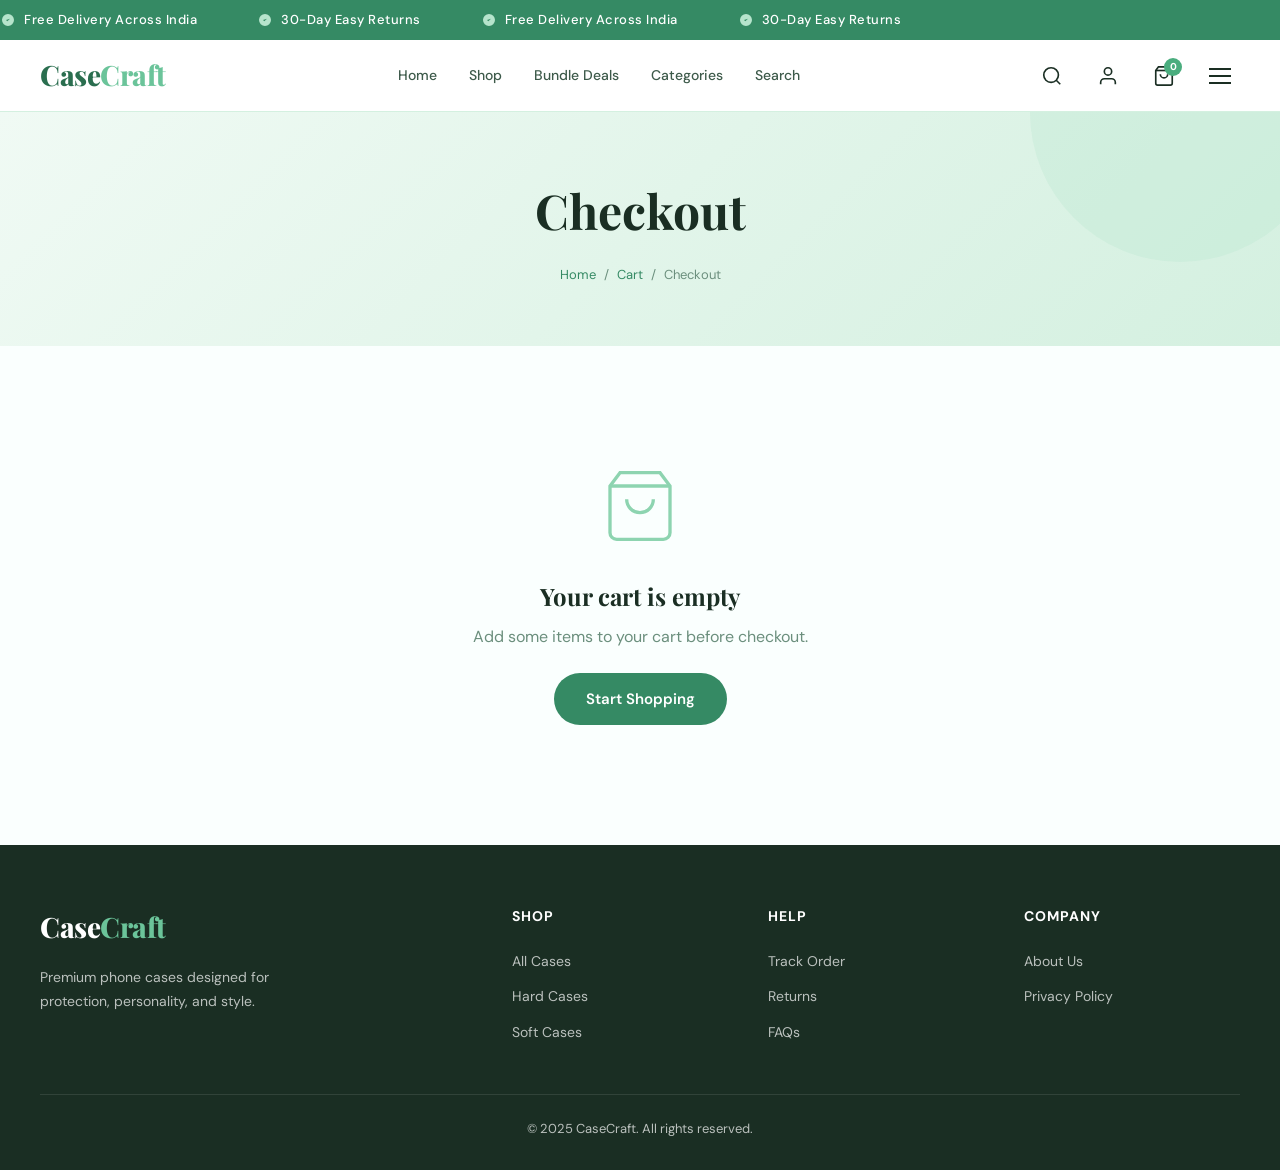
<file: checkout.html>
<!DOCTYPE html>
<html lang="en">
<head>
<meta charset="UTF-8">
<meta name="viewport" content="width=device-width, initial-scale=1.0">
<title>Checkout — CaseCraft</title>
<link rel="preconnect" href="https://fonts.googleapis.com">
<link href="https://fonts.googleapis.com/css2?family=Playfair+Display:wght@400;600;700;800&family=DM+Sans:wght@300;400;500;600;700&display=swap" rel="stylesheet">
<link rel="stylesheet" href="styles.css">
</head>
<body>

<div class="announcement-bar">
  <div class="announcement-track">
    <span><svg viewBox="0 0 24 24"><path d="M9 12l2 2 4-4m6 2a9 9 0 11-18 0 9 9 0 0118 0z"/></svg> Free Delivery Across India</span>
    <span><svg viewBox="0 0 24 24"><path d="M9 12l2 2 4-4m6 2a9 9 0 11-18 0 9 9 0 0118 0z"/></svg> 30-Day Easy Returns</span>
    <span><svg viewBox="0 0 24 24"><path d="M9 12l2 2 4-4m6 2a9 9 0 11-18 0 9 9 0 0118 0z"/></svg> Free Delivery Across India</span>
    <span><svg viewBox="0 0 24 24"><path d="M9 12l2 2 4-4m6 2a9 9 0 11-18 0 9 9 0 0118 0z"/></svg> 30-Day Easy Returns</span>
  </div>
</div>

<header class="header">
  <a href="index.html" class="logo">Case<span>Craft</span></a>
  <nav class="nav">
    <a href="index.html">Home</a>
    <a href="shop.html">Shop</a>
    <a href="bundles.html">Bundle Deals</a>
    <a href="shop.html?category=hard">Categories</a>
    <a href="search.html">Search</a>
  </nav>
  <div class="header-actions">
    <button class="header-search-btn"><svg viewBox="0 0 24 24"><circle cx="11" cy="11" r="8"/><path d="M21 21l-4.35-4.35"/></svg></button>
    <a href="login.html"><svg viewBox="0 0 24 24"><path d="M20 21v-2a4 4 0 00-4-4H8a4 4 0 00-4 4v2"/><circle cx="12" cy="7" r="4"/></svg></a>
    <a href="cart.html"><svg viewBox="0 0 24 24"><path d="M6 2L3 6v14a2 2 0 002 2h14a2 2 0 002-2V6l-3-4z"/><path d="M3 6h18"/><path d="M16 10a4 4 0 01-8 0"/></svg><span class="cart-count">0</span></a>
    <button class="mobile-menu-btn"><span></span><span></span><span></span></button>
  </div>
</header>

<div class="mobile-nav">
  <div class="mobile-nav-inner">
    <button class="mobile-nav-close">&times;</button>
    <a href="index.html">Home</a>
    <a href="shop.html">Shop All</a>
    <a href="cart.html">Cart</a>
    <a href="login.html">Login</a>
  </div>
</div>

<div class="page-header">
  <h1>Checkout</h1>
  <div class="breadcrumb">
    <a href="index.html">Home</a> <span>/</span> <a href="cart.html">Cart</a> <span>/</span> <span>Checkout</span>
  </div>
</div>

<div class="checkout-layout" id="checkoutContent"></div>

<footer class="footer">
  <div class="footer-grid">
    <div class="footer-brand">
      <a href="index.html" class="logo">Case<span>Craft</span></a>
      <p>Premium phone cases designed for protection, personality, and style.</p>
    </div>
    <div><h4>Shop</h4><ul><li><a href="shop.html">All Cases</a></li><li><a href="shop.html?category=hard">Hard Cases</a></li><li><a href="shop.html?category=soft">Soft Cases</a></li></ul></div>
    <div><h4>Help</h4><ul><li><a href="#">Track Order</a></li><li><a href="#">Returns</a></li><li><a href="#">FAQs</a></li></ul></div>
    <div><h4>Company</h4><ul><li><a href="#">About Us</a></li><li><a href="#">Privacy Policy</a></li></ul></div>
  </div>
  <div class="footer-bottom"><p>&copy; 2025 CaseCraft. All rights reserved.</p></div>
</footer>

<script src="app.js"></script>
<script>
function renderCheckout() {
  const summary = Cart.getCartSummary();
  const container = document.getElementById('checkoutContent');

  if (summary.totalItems === 0) {
    container.innerHTML = `
      <div class="cart-empty" style="grid-column:1/-1;">
        <svg viewBox="0 0 24 24"><path d="M6 2L3 6v14a2 2 0 002 2h14a2 2 0 002-2V6l-3-4z"/><path d="M3 6h18"/><path d="M16 10a4 4 0 01-8 0"/></svg>
        <h3>Your cart is empty</h3>
        <p>Add some items to your cart before checkout.</p>
        <a href="shop.html" class="btn-primary">Start Shopping</a>
      </div>
    `;
    return;
  }

  const user = Auth.getUser();
  const shipping = summary.totalBundle >= 499 ? 0 : 49;
  const total = summary.totalBundle + shipping;

  // Build order items HTML grouped by case type
  let orderItemsHtml = '';
  summary.groups.forEach(group => {
    orderItemsHtml += `
      <div style="margin-bottom:16px;">
        <div style="font-size:14px;font-weight:600;color:var(--green-700);margin-bottom:8px;padding-bottom:6px;border-bottom:1px solid var(--green-200);">
          ${group.caseType}s (${group.qty} case${group.qty > 1 ? 's' : ''})
          ${group.savings > 0 ? `<span style="margin-left:8px;color:var(--green-600);font-size:12px;">Bundle Discount Applied</span>` : ''}
        </div>
    `;
    
    group.items.forEach(item => {
      const p = PRODUCTS.find(pr => pr.id === item.id);
      if (!p) return;
      orderItemsHtml += `
        <div style="display:flex;gap:12px;margin-bottom:12px;padding-bottom:12px;border-bottom:1px solid var(--green-100);">
          <div style="width:60px;height:60px;border-radius:8px;background:${p.gradient};flex-shrink:0;"></div>
          <div style="flex:1;">
            <div style="font-size:14px;font-weight:600;">${item.productName}</div>
            <div style="font-size:12px;color:var(--text-light);">${item.caseType}</div>
            <div style="font-size:12px;color:var(--text-light);margin-top:2px;">Phone: ${item.phoneModel}</div>
          </div>
        </div>
      `;
    });
    
    // Show group pricing
    if (group.savings > 0) {
      orderItemsHtml += `
        <div style="margin-top:8px;padding:10px;background:var(--green-50);border-radius:var(--radius-sm);font-size:13px;">
          <div style="display:flex;justify-content:space-between;margin-bottom:2px;">
            <span>Original: ₹${group.regularPrice}</span>
            <span style="text-decoration:line-through;color:var(--text-light);">₹${group.regularPrice}</span>
          </div>
          <div style="display:flex;justify-content:space-between;color:var(--green-600);font-weight:600;">
            <span>Bundle Price:</span>
            <span>₹${group.bundlePrice}</span>
          </div>
        </div>
      `;
    }
    
    orderItemsHtml += `</div>`;
  });

  container.innerHTML = `
    <div class="checkout-main">
      <div class="checkout-section">
        <h3>Contact Information</h3>
        <div class="form-grid">
          <div class="full">
            <div class="form-group">
              <label>Email Address</label>
              <input type="email" id="checkEmail" value="${user?.email || ''}" placeholder="your@email.com" required>
            </div>
          </div>
          <div class="full">
            <div class="form-group">
              <label>Phone Number</label>
              <input type="tel" id="checkPhone" placeholder="+91 98765 43210" required>
            </div>
          </div>
        </div>
      </div>

      <div class="checkout-section">
        <h3>Shipping Address</h3>
        <div class="form-grid">
          <div>
            <div class="form-group">
              <label>First Name</label>
              <input type="text" id="checkFirstName" value="${user?.name?.split(' ')[0] || ''}" placeholder="John" required>
            </div>
          </div>
          <div>
            <div class="form-group">
              <label>Last Name</label>
              <input type="text" id="checkLastName" value="${user?.name?.split(' ')[1] || ''}" placeholder="Doe" required>
            </div>
          </div>
          <div class="full">
            <div class="form-group">
              <label>Address</label>
              <input type="text" id="checkAddress" placeholder="123 Main Street, Apt 4B" required>
            </div>
          </div>
          <div>
            <div class="form-group">
              <label>City</label>
              <input type="text" id="checkCity" placeholder="Mumbai" required>
            </div>
          </div>
          <div>
            <div class="form-group">
              <label>State</label>
              <input type="text" id="checkState" placeholder="Maharashtra" required>
            </div>
          </div>
          <div>
            <div class="form-group">
              <label>PIN Code</label>
              <input type="text" id="checkPin" placeholder="400001" required>
            </div>
          </div>
          <div>
            <div class="form-group">
              <label>Country</label>
              <input type="text" value="India" readonly>
            </div>
          </div>
        </div>
      </div>

      <div class="checkout-section">
        <h3>Payment Method</h3>
        <div class="payment-options">
          <label class="payment-option active">
            <input type="radio" name="payment" value="cod" checked>
            <span class="label">Cash on Delivery (COD)</span>
          </label>
          <label class="payment-option">
            <input type="radio" name="payment" value="upi">
            <span class="label">UPI / Google Pay / PhonePe</span>
          </label>
          <label class="payment-option">
            <input type="radio" name="payment" value="card">
            <span class="label">Credit / Debit Card</span>
          </label>
          <label class="payment-option">
            <input type="radio" name="payment" value="netbanking">
            <span class="label">Net Banking</span>
          </label>
        </div>
      </div>
    </div>

    <div class="cart-summary">
      <h3>Order Summary</h3>
      ${orderItemsHtml}
      <div class="summary-row"><span>Original Price (${summary.totalItems} items)</span><span style="text-decoration:line-through;color:var(--text-light);">₹${summary.totalRegular}</span></div>
      ${summary.totalSavings > 0 ? `<div class="summary-row"><span>Bundle Discount</span><span style="color:var(--green-600);font-weight:600;">-₹${summary.totalSavings}</span></div>` : ''}
      <div class="summary-row"><span>Bundle Price</span><span style="font-weight:600;">₹${summary.totalBundle}</span></div>
      <div class="summary-row"><span>Shipping</span><span class="${shipping === 0 ? 'free' : ''}">${shipping === 0 ? 'FREE' : '₹' + shipping}</span></div>
      ${summary.totalSavings > 0 ? `<div class="summary-row" style="background:var(--green-50);padding:12px;border-radius:var(--radius-sm);margin:12px 0;"><span style="font-weight:700;color:var(--green-700);">🎉 You Saved</span><span style="font-weight:700;color:var(--green-600);font-size:18px;">₹${summary.totalSavings}</span></div>` : ''}
      <div class="summary-row total"><span>Total</span><span>₹${total}</span></div>
      <button class="btn-primary" onclick="placeOrder()" style="margin-top:20px;">Place Order</button>
      ${summary.totalSavings > 0 ? `<div style="text-align:center;margin-top:16px;padding:12px;background:linear-gradient(135deg, var(--green-50), var(--white));border-radius:var(--radius-sm);font-size:14px;color:var(--green-700);font-weight:600;">You Saved ₹${summary.totalSavings} Today!</div>` : ''}
      <div style="text-align:center;margin-top:12px;font-size:13px;color:var(--text-light);">
        <svg width="16" height="16" viewBox="0 0 24 24" fill="none" stroke="var(--green-500)" stroke-width="2" style="vertical-align:middle;margin-right:4px;"><path d="M12 22s8-4 8-10V5l-8-3-8 3v7c0 6 8 10 8 10z"/></svg>
        Trusted by Thousands of Customers
      </div>
    </div>
  `;

  // Payment option selection
  document.querySelectorAll('.payment-option').forEach(opt => {
    opt.addEventListener('click', () => {
      document.querySelectorAll('.payment-option').forEach(o => o.classList.remove('active'));
      opt.classList.add('active');
      opt.querySelector('input').checked = true;
    });
  });
}

function placeOrder() {
  const email = document.getElementById('checkEmail').value;
  const phone = document.getElementById('checkPhone').value;
  const firstName = document.getElementById('checkFirstName').value;
  const lastName = document.getElementById('checkLastName').value;
  const address = document.getElementById('checkAddress').value;
  const city = document.getElementById('checkCity').value;
  const state = document.getElementById('checkState').value;
  const pin = document.getElementById('checkPin').value;

  if (!email || !phone || !firstName || !lastName || !address || !city || !state || !pin) {
    showToast('Please fill in all required fields');
    return;
  }

  // Simulate order placement
  showToast('Order placed successfully!');
  Cart.clear();
  setTimeout(() => {
    window.location.href = 'index.html';
  }, 2000);
}

renderCheckout();
</script>
</body>
</html>
</file>
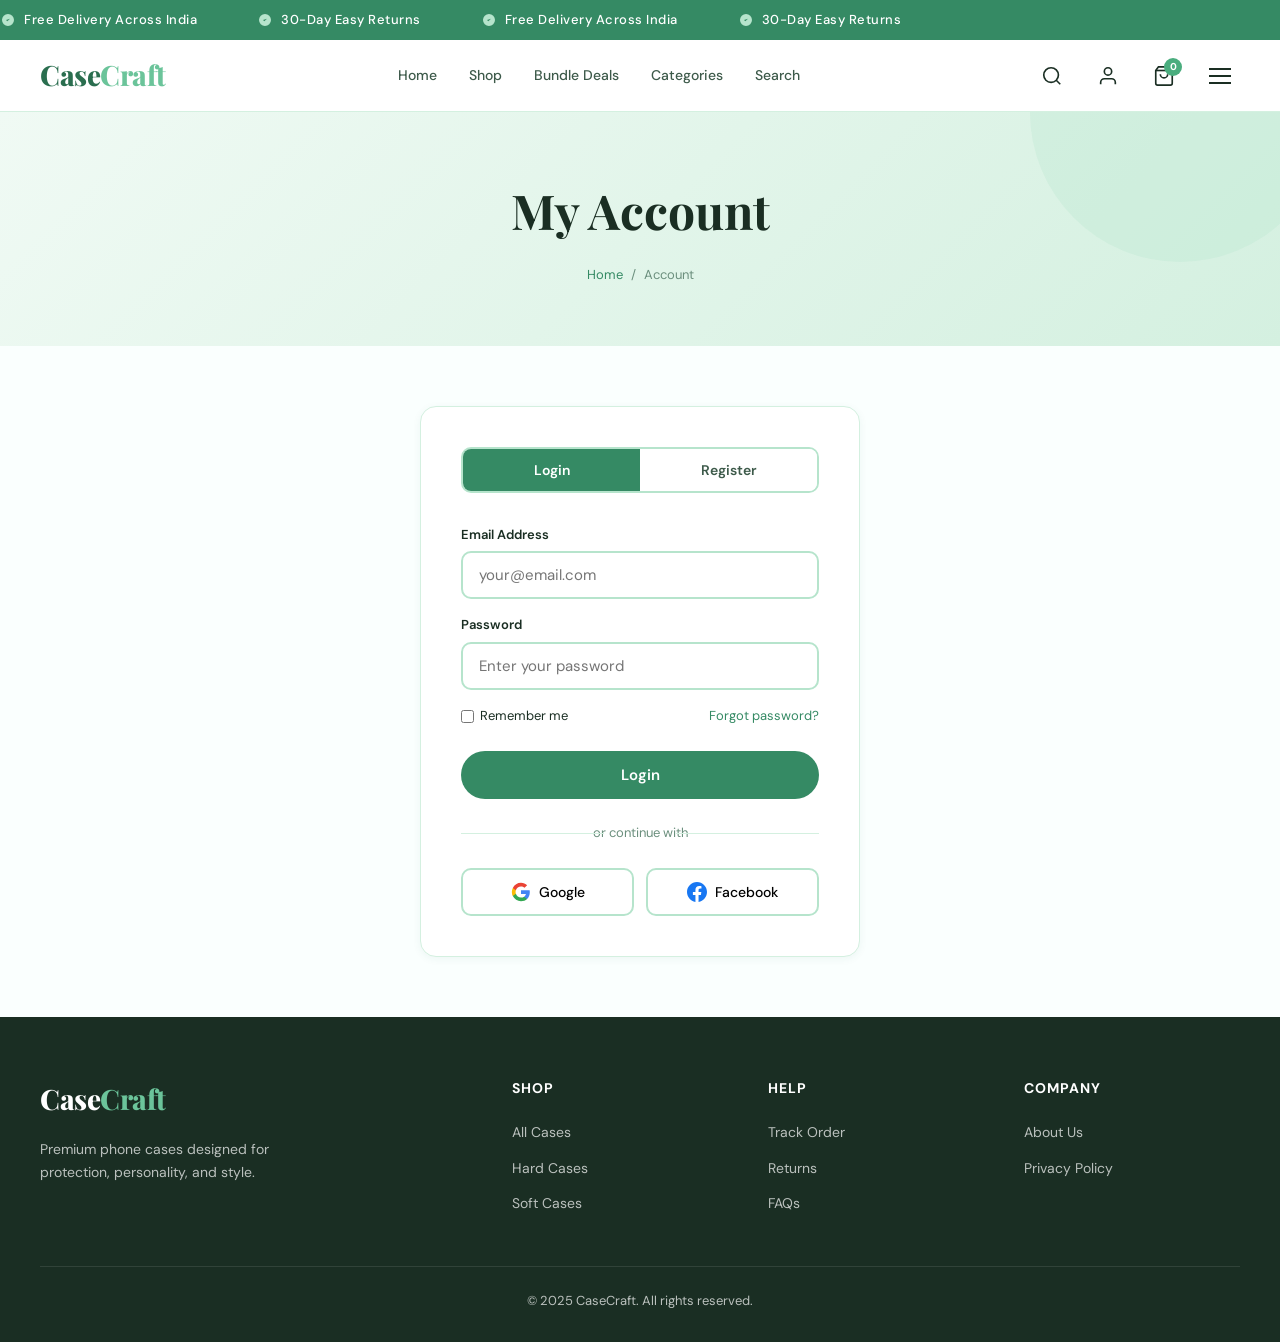
<file: login.html>
<!DOCTYPE html>
<html lang="en">
<head>
<meta charset="UTF-8">
<meta name="viewport" content="width=device-width, initial-scale=1.0">
<title>Login / Register — CaseCraft</title>
<link rel="preconnect" href="https://fonts.googleapis.com">
<link href="https://fonts.googleapis.com/css2?family=Playfair+Display:wght@400;600;700;800&family=DM+Sans:wght@300;400;500;600;700&display=swap" rel="stylesheet">
<link rel="stylesheet" href="styles.css">
</head>
<body>

<div class="announcement-bar">
  <div class="announcement-track">
    <span><svg viewBox="0 0 24 24"><path d="M9 12l2 2 4-4m6 2a9 9 0 11-18 0 9 9 0 0118 0z"/></svg> Free Delivery Across India</span>
    <span><svg viewBox="0 0 24 24"><path d="M9 12l2 2 4-4m6 2a9 9 0 11-18 0 9 9 0 0118 0z"/></svg> 30-Day Easy Returns</span>
    <span><svg viewBox="0 0 24 24"><path d="M9 12l2 2 4-4m6 2a9 9 0 11-18 0 9 9 0 0118 0z"/></svg> Free Delivery Across India</span>
    <span><svg viewBox="0 0 24 24"><path d="M9 12l2 2 4-4m6 2a9 9 0 11-18 0 9 9 0 0118 0z"/></svg> 30-Day Easy Returns</span>
  </div>
</div>

<header class="header">
  <a href="index.html" class="logo">Case<span>Craft</span></a>
  <nav class="nav">
    <a href="index.html">Home</a>
    <a href="shop.html">Shop</a>
    <a href="bundles.html">Bundle Deals</a>
    <a href="shop.html?category=hard">Categories</a>
    <a href="search.html">Search</a>
  </nav>
  <div class="header-actions">
    <button class="header-search-btn"><svg viewBox="0 0 24 24"><circle cx="11" cy="11" r="8"/><path d="M21 21l-4.35-4.35"/></svg></button>
    <a href="login.html"><svg viewBox="0 0 24 24"><path d="M20 21v-2a4 4 0 00-4-4H8a4 4 0 00-4 4v2"/><circle cx="12" cy="7" r="4"/></svg></a>
    <a href="cart.html"><svg viewBox="0 0 24 24"><path d="M6 2L3 6v14a2 2 0 002 2h14a2 2 0 002-2V6l-3-4z"/><path d="M3 6h18"/><path d="M16 10a4 4 0 01-8 0"/></svg><span class="cart-count">0</span></a>
    <button class="mobile-menu-btn"><span></span><span></span><span></span></button>
  </div>
</header>

<div class="mobile-nav">
  <div class="mobile-nav-inner">
    <button class="mobile-nav-close">&times;</button>
    <a href="index.html">Home</a>
    <a href="shop.html">Shop All</a>
    <a href="cart.html">Cart</a>
    <a href="login.html">Login</a>
  </div>
</div>

<div class="page-header">
  <h1>My Account</h1>
  <div class="breadcrumb">
    <a href="index.html">Home</a> <span>/</span> <span>Account</span>
  </div>
</div>

<div class="auth-container">
  <div class="auth-card">
    <div class="auth-tabs">
      <button class="auth-tab active" onclick="switchTab('login')">Login</button>
      <button class="auth-tab" onclick="switchTab('register')">Register</button>
    </div>

    <!-- LOGIN FORM -->
    <form class="auth-form" id="loginForm" onsubmit="handleLogin(event)">
      <div class="form-group">
        <label>Email Address</label>
        <input type="email" id="loginEmail" placeholder="your@email.com" required>
      </div>
      <div class="form-group">
        <label>Password</label>
        <input type="password" id="loginPassword" placeholder="Enter your password" required>
      </div>
      <div class="form-row">
        <label><input type="checkbox"> Remember me</label>
        <a href="#">Forgot password?</a>
      </div>
      <button type="submit" class="btn-primary">Login</button>
    </form>

    <!-- REGISTER FORM -->
    <form class="auth-form" id="registerForm" style="display:none;" onsubmit="handleRegister(event)">
      <div class="form-group">
        <label>Full Name</label>
        <input type="text" id="regName" placeholder="John Doe" required>
      </div>
      <div class="form-group">
        <label>Email Address</label>
        <input type="email" id="regEmail" placeholder="your@email.com" required>
      </div>
      <div class="form-group">
        <label>Password</label>
        <input type="password" id="regPassword" placeholder="Create a password" required>
      </div>
      <div class="form-group">
        <label>Confirm Password</label>
        <input type="password" id="regConfirm" placeholder="Confirm your password" required>
      </div>
      <div class="form-row">
        <label><input type="checkbox" required> I agree to the <a href="#">Terms & Conditions</a></label>
      </div>
      <button type="submit" class="btn-primary">Create Account</button>
    </form>

    <div class="auth-divider">or continue with</div>

    <div class="social-auth">
      <button type="button" onclick="showToast('Google login coming soon!')">
        <svg width="20" height="20" viewBox="0 0 24 24"><path fill="#4285F4" d="M22.56 12.25c0-.78-.07-1.53-.2-2.25H12v4.26h5.92c-.26 1.37-1.04 2.53-2.21 3.31v2.77h3.57c2.08-1.92 3.28-4.74 3.28-8.09z"/><path fill="#34A853" d="M12 23c2.97 0 5.46-.98 7.28-2.66l-3.57-2.77c-.98.66-2.23 1.06-3.71 1.06-2.86 0-5.29-1.93-6.16-4.53H2.18v2.84C3.99 20.53 7.7 23 12 23z"/><path fill="#FBBC05" d="M5.84 14.09c-.22-.66-.35-1.36-.35-2.09s.13-1.43.35-2.09V7.07H2.18C1.43 8.55 1 10.22 1 12s.43 3.45 1.18 4.93l2.85-2.22.81-.62z"/><path fill="#EA4335" d="M12 5.38c1.62 0 3.06.56 4.21 1.64l3.15-3.15C17.45 2.09 14.97 1 12 1 7.7 1 3.99 3.47 2.18 7.07l3.66 2.84c.87-2.6 3.3-4.53 6.16-4.53z"/></svg>
        Google
      </button>
      <button type="button" onclick="showToast('Facebook login coming soon!')">
        <svg width="20" height="20" viewBox="0 0 24 24"><path fill="#1877F2" d="M24 12.073c0-6.627-5.373-12-12-12s-12 5.373-12 12c0 5.99 4.388 10.954 10.125 11.854v-8.385H7.078v-3.47h3.047V9.43c0-3.007 1.792-4.669 4.533-4.669 1.312 0 2.686.235 2.686.235v2.953H15.83c-1.491 0-1.956.925-1.956 1.874v2.25h3.328l-.532 3.47h-2.796v8.385C19.612 23.027 24 18.062 24 12.073z"/></svg>
        Facebook
      </button>
    </div>
  </div>
</div>

<footer class="footer">
  <div class="footer-grid">
    <div class="footer-brand">
      <a href="index.html" class="logo">Case<span>Craft</span></a>
      <p>Premium phone cases designed for protection, personality, and style.</p>
    </div>
    <div><h4>Shop</h4><ul><li><a href="shop.html">All Cases</a></li><li><a href="shop.html?category=hard">Hard Cases</a></li><li><a href="shop.html?category=soft">Soft Cases</a></li></ul></div>
    <div><h4>Help</h4><ul><li><a href="#">Track Order</a></li><li><a href="#">Returns</a></li><li><a href="#">FAQs</a></li></ul></div>
    <div><h4>Company</h4><ul><li><a href="#">About Us</a></li><li><a href="#">Privacy Policy</a></li></ul></div>
  </div>
  <div class="footer-bottom"><p>&copy; 2025 CaseCraft. All rights reserved.</p></div>
</footer>

<script src="app.js"></script>
<script>
function switchTab(tab) {
  document.querySelectorAll('.auth-tab').forEach(t => t.classList.remove('active'));
  if (tab === 'login') {
    document.querySelector('.auth-tab:first-child').classList.add('active');
    document.getElementById('loginForm').style.display = 'flex';
    document.getElementById('registerForm').style.display = 'none';
  } else {
    document.querySelector('.auth-tab:last-child').classList.add('active');
    document.getElementById('loginForm').style.display = 'none';
    document.getElementById('registerForm').style.display = 'flex';
  }
}

function handleLogin(e) {
  e.preventDefault();
  const email = document.getElementById('loginEmail').value;
  const password = document.getElementById('loginPassword').value;
  
  if (email && password) {
    Auth.login(email);
    showToast('Login successful!');
    setTimeout(() => window.location.href = 'index.html', 1000);
  }
}

function handleRegister(e) {
  e.preventDefault();
  const name = document.getElementById('regName').value;
  const email = document.getElementById('regEmail').value;
  const password = document.getElementById('regPassword').value;
  const confirm = document.getElementById('regConfirm').value;
  
  if (password !== confirm) {
    showToast('Passwords do not match!');
    return;
  }
  
  if (name && email && password) {
    Auth.login(email, name);
    showToast('Account created successfully!');
    setTimeout(() => window.location.href = 'index.html', 1000);
  }
}
</script>
</body>
</html>
</file>
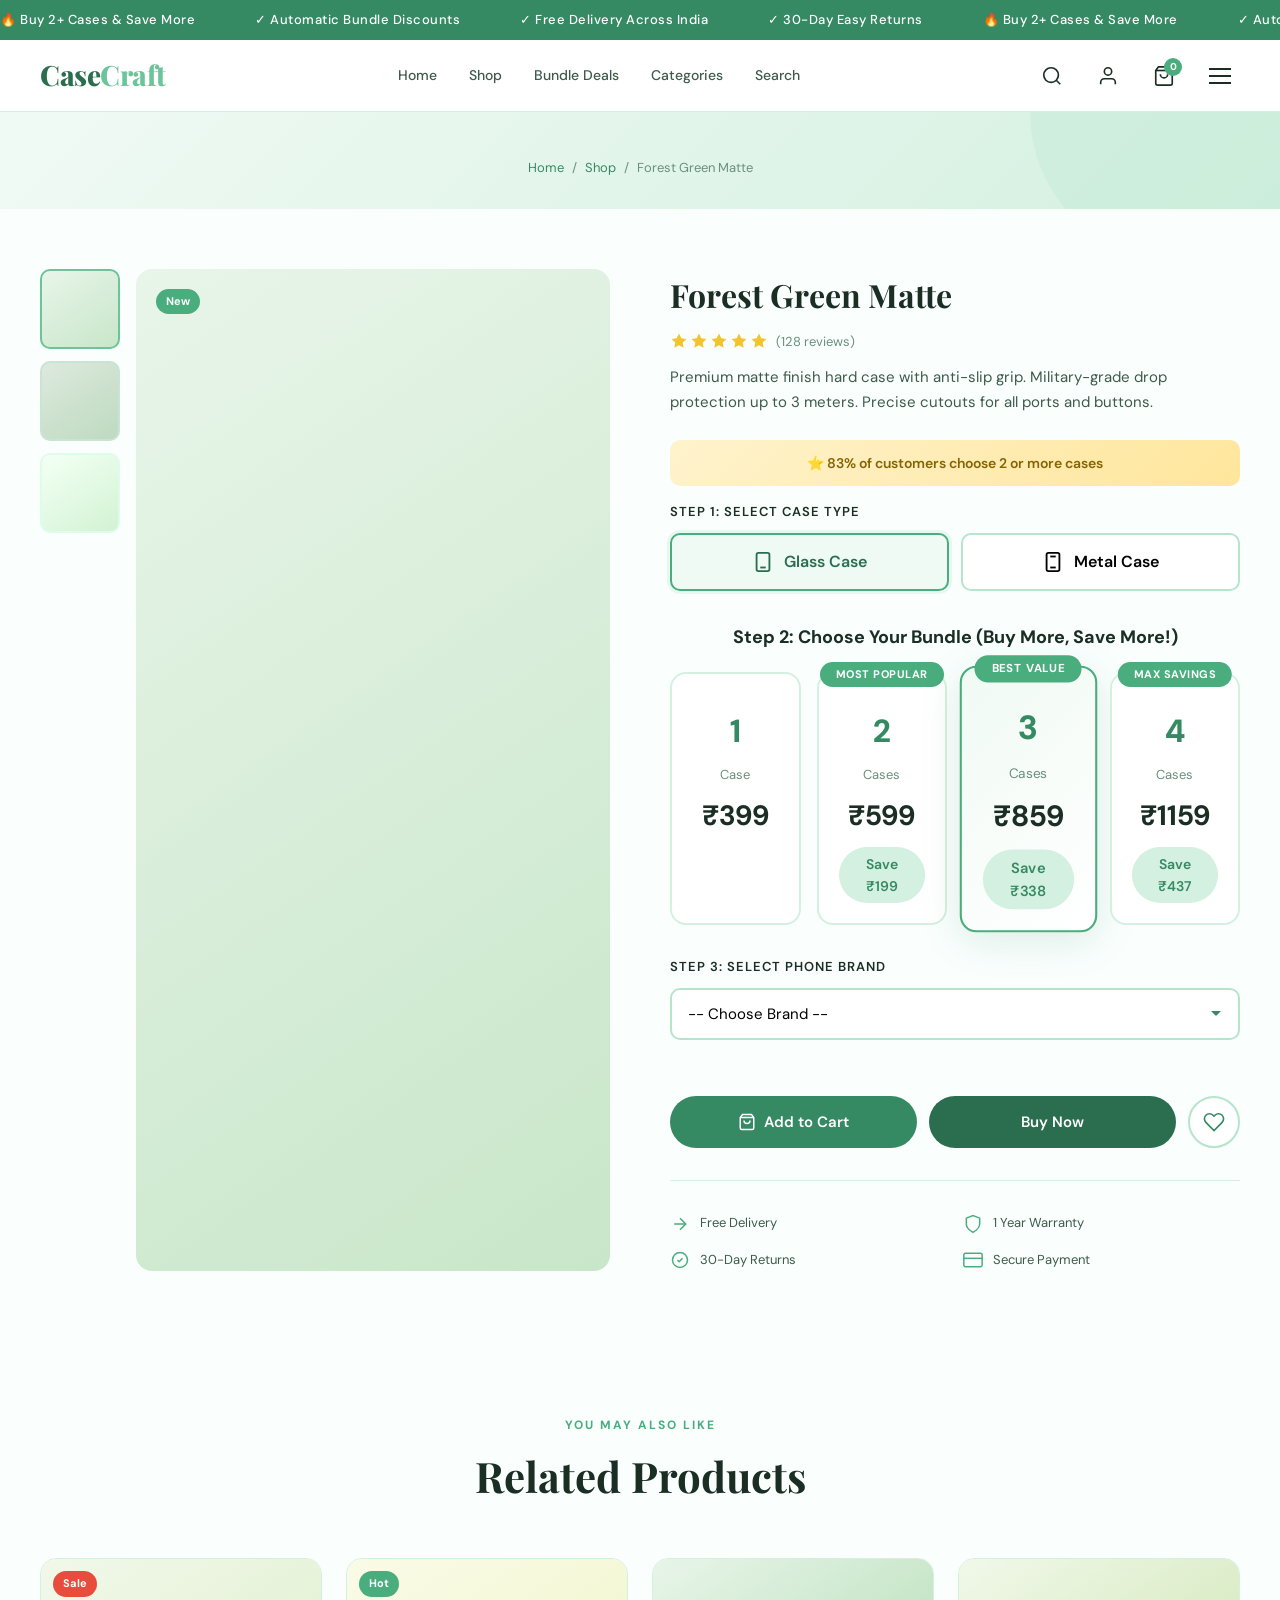
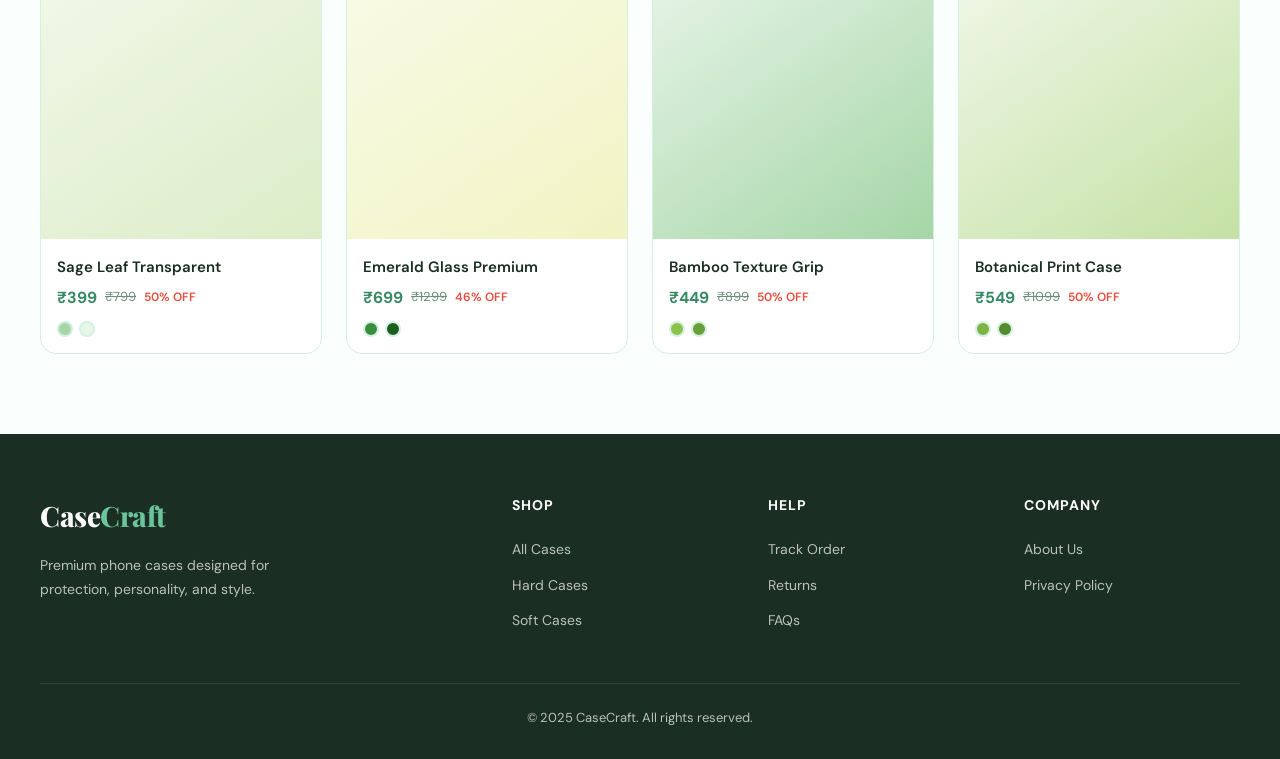
<file: product-detail.html>
<!DOCTYPE html>
<html lang="en">
<head>
<meta charset="UTF-8">
<meta name="viewport" content="width=device-width, initial-scale=1.0">
<title>Product Detail — CaseCraft</title>
<link rel="preconnect" href="https://fonts.googleapis.com">
<link href="https://fonts.googleapis.com/css2?family=Playfair+Display:wght@400;600;700;800&family=DM+Sans:wght@300;400;500;600;700&display=swap" rel="stylesheet">
<link rel="stylesheet" href="styles.css">
<style>
.case-type-options { display: flex; gap: 12px; flex-wrap: wrap; margin-bottom: 24px; }
.case-type-btn {
  padding: 16px 32px;
  border: 2px solid var(--green-200);
  border-radius: var(--radius-sm);
  background: var(--white);
  font-size: 16px;
  font-weight: 600;
  transition: var(--transition);
  display: flex;
  align-items: center;
  gap: 10px;
  flex: 1;
  justify-content: center;
}
.case-type-btn:hover { border-color: var(--green-400); }
.case-type-btn.active {
  border-color: var(--green-500);
  background: var(--green-50);
  color: var(--green-700);
  box-shadow: 0 0 0 3px rgba(74,173,126,0.1);
}
.case-type-btn svg { width: 22px; height: 22px; }

.phone-selector { display: flex; flex-direction: column; gap: 16px; }
.selector-group { display: flex; flex-direction: column; gap: 8px; }
.selector-group label {
  font-size: 14px;
  font-weight: 600;
  color: var(--text-dark);
}
.selector-group select {
  padding: 14px 16px;
  border: 2px solid var(--green-200);
  border-radius: var(--radius-sm);
  font-size: 15px;
  font-family: inherit;
  outline: none;
  cursor: pointer;
  background: var(--white);
  transition: var(--transition);
  appearance: none;
  background-image: url("data:image/svg+xml,%3Csvg xmlns='http://www.w3.org/2000/svg' width='12' height='12' viewBox='0 0 12 12'%3E%3Cpath fill='%23358a64' d='M6 8L1 3h10z'/%3E%3C/svg%3E");
  background-repeat: no-repeat;
  background-position: right 16px center;
  padding-right: 40px;
}
.selector-group select:focus { border-color: var(--green-400); }

.model-checkboxes {
  display: grid;
  grid-template-columns: repeat(auto-fill, minmax(200px, 1fr));
  gap: 10px;
  max-height: 220px;
  overflow-y: auto;
  padding: 16px;
  border: 2px solid var(--green-100);
  border-radius: var(--radius-sm);
  background: var(--green-50);
}
.model-checkbox {
  display: flex;
  align-items: center;
  gap: 10px;
  padding: 10px 14px;
  background: var(--white);
  border-radius: 8px;
  cursor: pointer;
  transition: var(--transition);
  font-size: 14px;
  font-weight: 500;
}
.model-checkbox:hover { background: var(--green-100); }
.model-checkbox input { accent-color: var(--green-500); cursor: pointer; width: 18px; height: 18px; }
.model-checkbox.selected { background: var(--green-200); border: 2px solid var(--green-400); }

.selected-models {
  display: flex;
  flex-wrap: wrap;
  gap: 8px;
  margin-top: 12px;
}
.model-tag {
  display: flex;
  align-items: center;
  gap: 8px;
  padding: 8px 14px;
  background: var(--green-500);
  color: var(--white);
  border-radius: 100px;
  font-size: 14px;
  font-weight: 500;
}
.model-tag button {
  background: none;
  color: var(--white);
  font-size: 18px;
  line-height: 1;
  padding: 0;
  width: 20px;
  height: 20px;
  display: flex;
  align-items: center;
  justify-content: center;
  border-radius: 50%;
  transition: var(--transition);
}
.model-tag button:hover { background: rgba(255,255,255,0.2); }

/* PRICING CARDS */
.pricing-section {
  margin: 32px 0;
}
.pricing-section-title {
  font-size: 18px;
  font-weight: 700;
  margin-bottom: 20px;
  text-align: center;
  color: var(--text-dark);
}
.pricing-cards {
  display: grid;
  grid-template-columns: repeat(4, 1fr);
  gap: 16px;
  margin-bottom: 24px;
}
.pricing-card {
  background: var(--white);
  border: 2px solid var(--green-100);
  border-radius: var(--radius);
  padding: 20px;
  text-align: center;
  transition: var(--transition);
  position: relative;
  cursor: pointer;
}
.pricing-card:hover {
  border-color: var(--green-400);
  transform: translateY(-4px);
  box-shadow: var(--shadow-md);
}
.pricing-card.selected {
  border-color: var(--green-500);
  background: var(--green-50);
  box-shadow: 0 0 0 3px rgba(74,173,126,0.1);
}
.pricing-card.popular {
  border-color: var(--green-500);
  background: linear-gradient(135deg, var(--green-50), var(--white));
  transform: scale(1.05);
  box-shadow: var(--shadow-lg);
}
.pricing-card.popular.selected {
  transform: scale(1.05) translateY(-4px);
}
.pricing-badge {
  position: absolute;
  top: -12px;
  left: 50%;
  transform: translateX(-50%);
  background: var(--green-500);
  color: var(--white);
  padding: 4px 16px;
  border-radius: 100px;
  font-size: 11px;
  font-weight: 700;
  text-transform: uppercase;
  letter-spacing: 0.5px;
  white-space: nowrap;
}
.pricing-card .quantity {
  font-size: 32px;
  font-weight: 800;
  color: var(--green-600);
  margin: 12px 0 8px;
}
.pricing-card .price {
  font-size: 28px;
  font-weight: 700;
  color: var(--text-dark);
  margin-bottom: 8px;
}
.pricing-card .savings {
  font-size: 14px;
  font-weight: 600;
  color: var(--green-600);
  background: var(--green-100);
  padding: 6px 12px;
  border-radius: 100px;
  display: inline-block;
}
.popular-badge-text {
  text-align: center;
  margin: 16px 0;
  padding: 12px;
  background: linear-gradient(135deg, #fff3cd, #ffe69c);
  border-radius: var(--radius-sm);
  font-size: 14px;
  font-weight: 600;
  color: #856404;
}

/* ORDER SUMMARY */
.order-summary {
  background: var(--green-50);
  border: 2px solid var(--green-200);
  border-radius: var(--radius);
  padding: 20px;
  margin: 24px 0;
}
.order-summary-row {
  display: flex;
  justify-content: space-between;
  align-items: center;
  padding: 8px 0;
  font-size: 15px;
}
.order-summary-row.total {
  border-top: 2px solid var(--green-300);
  margin-top: 8px;
  padding-top: 12px;
  font-size: 18px;
  font-weight: 700;
}
.order-summary-row .savings-highlight {
  color: var(--green-600);
  font-weight: 700;
  font-size: 18px;
}

/* CONGRATS MESSAGE */
.congrats-message {
  text-align: center;
  padding: 16px;
  background: linear-gradient(135deg, var(--green-500), var(--green-600));
  color: var(--white);
  border-radius: var(--radius-sm);
  margin: 16px 0;
  font-size: 16px;
  font-weight: 600;
}
.congrats-message .amount {
  font-size: 24px;
  font-weight: 800;
  display: block;
  margin-top: 4px;
}

/* DYNAMIC MESSAGE */
.dynamic-message {
  padding: 14px 18px;
  background: linear-gradient(135deg, #fff3cd, #ffe69c);
  border-left: 4px solid #ffc107;
  border-radius: var(--radius-sm);
  font-size: 14px;
  color: #856404;
  font-weight: 500;
  margin: 16px 0;
  line-height: 1.5;
}

/* MOBILE */
@media (max-width: 768px) {
  .pricing-cards {
    grid-template-columns: 1fr 1fr;
  }
  .pricing-card.popular {
    transform: scale(1);
  }
  .pricing-card.popular.selected {
    transform: translateY(-4px);
  }
}
</style>
</head>
<body>

<div class="announcement-bar">
  <div class="announcement-track">
    <span>🔥 Buy 2+ Cases & Save More</span>
    <span>✓ Automatic Bundle Discounts</span>
    <span>✓ Free Delivery Across India</span>
    <span>✓ 30-Day Easy Returns</span>
    <span>🔥 Buy 2+ Cases & Save More</span>
    <span>✓ Automatic Bundle Discounts</span>
    <span>✓ Free Delivery Across India</span>
    <span>✓ 30-Day Easy Returns</span>
  </div>
</div>

<header class="header">
  <a href="index.html" class="logo">Case<span>Craft</span></a>
  <nav class="nav">
    <a href="index.html">Home</a>
    <a href="shop.html">Shop</a>
    <a href="bundles.html">Bundle Deals</a>
    <a href="shop.html?category=hard">Categories</a>
    <a href="search.html">Search</a>
  </nav>
  <div class="header-actions">
    <button class="header-search-btn"><svg viewBox="0 0 24 24"><circle cx="11" cy="11" r="8"/><path d="M21 21l-4.35-4.35"/></svg></button>
    <a href="login.html"><svg viewBox="0 0 24 24"><path d="M20 21v-2a4 4 0 00-4-4H8a4 4 0 00-4 4v2"/><circle cx="12" cy="7" r="4"/></svg></a>
    <a href="cart.html"><svg viewBox="0 0 24 24"><path d="M6 2L3 6v14a2 2 0 002 2h14a2 2 0 002-2V6l-3-4z"/><path d="M3 6h18"/><path d="M16 10a4 4 0 01-8 0"/></svg><span class="cart-count">0</span></a>
    <button class="mobile-menu-btn"><span></span><span></span><span></span></button>
  </div>
</header>

<div class="mobile-nav">
  <div class="mobile-nav-inner">
    <button class="mobile-nav-close">&times;</button>
    <a href="index.html">Home</a>
    <a href="shop.html">Shop All</a>
    <a href="cart.html">Cart</a>
    <a href="login.html">Login</a>
  </div>
</div>

<div class="page-header" style="padding:30px 40px;">
  <div class="breadcrumb">
    <a href="index.html">Home</a> <span>/</span> <a href="shop.html">Shop</a> <span>/</span> <span id="breadcrumbProduct">Product</span>
  </div>
</div>

<div class="product-detail" id="productDetail"></div>

<!-- RELATED PRODUCTS -->
<section class="section">
  <div class="section-header">
    <span class="section-label">You May Also Like</span>
    <h2>Related Products</h2>
  </div>
  <div class="products-grid" id="relatedGrid"></div>
</section>

<footer class="footer">
  <div class="footer-grid">
    <div class="footer-brand">
      <a href="index.html" class="logo">Case<span>Craft</span></a>
      <p>Premium phone cases designed for protection, personality, and style.</p>
    </div>
    <div><h4>Shop</h4><ul><li><a href="shop.html">All Cases</a></li><li><a href="shop.html?category=hard">Hard Cases</a></li><li><a href="shop.html?category=soft">Soft Cases</a></li></ul></div>
    <div><h4>Help</h4><ul><li><a href="#">Track Order</a></li><li><a href="#">Returns</a></li><li><a href="#">FAQs</a></li></ul></div>
    <div><h4>Company</h4><ul><li><a href="#">About Us</a></li><li><a href="#">Privacy Policy</a></li></ul></div>
  </div>
  <div class="footer-bottom"><p>&copy; 2025 CaseCraft. All rights reserved.</p></div>
</footer>

<script src="app.js"></script>
<script>
const params = new URLSearchParams(window.location.search);
const productId = parseInt(params.get('id')) || 1;
const product = PRODUCTS.find(p => p.id === productId) || PRODUCTS[0];

let selectedCaseType = 'Glass Case';
let selectedBrand = '';
let selectedModels = [];

if (!product) {
  document.getElementById('productDetail').innerHTML = '<p style="text-align:center;grid-column:1/-1;">Product not found.</p>';
} else {
  document.title = product.name + ' — CaseCraft';
  document.getElementById('breadcrumbProduct').textContent = product.name;

  const brands = Object.keys(PHONE_BRANDS);

  document.getElementById('productDetail').innerHTML = `
    <div class="product-gallery">
      <div class="product-thumbnails">
        <div class="thumb active" style="background: ${product.gradient};"></div>
        <div class="thumb" style="background: ${product.gradient}; filter: brightness(0.95);"></div>
        <div class="thumb" style="background: ${product.gradient}; filter: brightness(1.05);"></div>
      </div>
      <div class="product-main-image">
        <div class="product-main-image-bg" style="background: ${product.gradient};"></div>
        ${product.badge ? `<span class="product-badge" style="top:20px;left:20px;">${product.badge}</span>` : ''}
      </div>
    </div>
    <div class="product-detail-info">
      <h1>${product.name}</h1>
      <div class="stars" style="margin-bottom:12px;">
        <svg viewBox="0 0 24 24" style="width:18px;height:18px;fill:#f4c430;"><path d="M12 2l3.09 6.26L22 9.27l-5 4.87 1.18 6.88L12 17.77l-6.18 3.25L7 14.14 2 9.27l6.91-1.01L12 2z"/></svg>
        <svg viewBox="0 0 24 24" style="width:18px;height:18px;fill:#f4c430;"><path d="M12 2l3.09 6.26L22 9.27l-5 4.87 1.18 6.88L12 17.77l-6.18 3.25L7 14.14 2 9.27l6.91-1.01L12 2z"/></svg>
        <svg viewBox="0 0 24 24" style="width:18px;height:18px;fill:#f4c430;"><path d="M12 2l3.09 6.26L22 9.27l-5 4.87 1.18 6.88L12 17.77l-6.18 3.25L7 14.14 2 9.27l6.91-1.01L12 2z"/></svg>
        <svg viewBox="0 0 24 24" style="width:18px;height:18px;fill:#f4c430;"><path d="M12 2l3.09 6.26L22 9.27l-5 4.87 1.18 6.88L12 17.77l-6.18 3.25L7 14.14 2 9.27l6.91-1.01L12 2z"/></svg>
        <svg viewBox="0 0 24 24" style="width:18px;height:18px;fill:#f4c430;"><path d="M12 2l3.09 6.26L22 9.27l-5 4.87 1.18 6.88L12 17.77l-6.18 3.25L7 14.14 2 9.27l6.91-1.01L12 2z"/></svg>
        <span style="font-size:13px;color:var(--text-light);margin-left:6px;">(128 reviews)</span>
      </div>
      <p class="description">${product.desc}</p>

      <div class="popular-badge-text">
        ⭐ 83% of customers choose 2 or more cases
      </div>

      <div class="option-group">
        <label>Step 1: Select Case Type</label>
        <div class="case-type-options">
          <button class="case-type-btn active" onclick="selectCaseType(this, 'Glass Case')">
            <svg viewBox="0 0 24 24" fill="none" stroke="currentColor" stroke-width="2"><rect x="5" y="2" width="14" height="20" rx="2"/><path d="M9 18h6"/></svg>
            Glass Case
          </button>
          <button class="case-type-btn" onclick="selectCaseType(this, 'Metal Case')">
            <svg viewBox="0 0 24 24" fill="none" stroke="currentColor" stroke-width="2"><rect x="5" y="2" width="14" height="20" rx="2"/><path d="M9 18h6"/><path d="M9 6h6"/></svg>
            Metal Case
          </button>
        </div>
      </div>

      <div class="pricing-section">
        <div class="pricing-section-title">Step 2: Choose Your Bundle (Buy More, Save More!)</div>
        <div class="pricing-cards" id="pricingCards"></div>
      </div>

      <div class="option-group">
        <label>Step 3: Select Phone Brand</label>
        <div class="phone-selector">
          <div class="selector-group">
            <select id="brandSelect" onchange="onBrandChange()">
              <option value="">-- Choose Brand --</option>
              ${brands.map(b => `<option value="${b}">${b}</option>`).join('')}
            </select>
          </div>

          <div class="selector-group" id="modelGroup" style="display:none;">
            <label>Select Phone Model(s) <span style="font-weight:400;color:var(--text-light);">(Min 1, Max 4 — Each model = 1 case)</span></label>
            <div class="model-checkboxes" id="modelCheckboxes"></div>
          </div>

          <div class="selected-models" id="selectedModelsTags"></div>
          <div class="dynamic-message" id="dynamicMessage" style="display:none;"></div>
        </div>
      </div>

      <div class="order-summary" id="orderSummary" style="display:none;">
        <div class="order-summary-row">
          <span>Selected Models:</span>
          <strong id="summaryModels">0</strong>
        </div>
        <div class="order-summary-row">
          <span>Original Price:</span>
          <span style="text-decoration:line-through;color:var(--text-light);" id="summaryOriginal">₹0</span>
        </div>
        <div class="order-summary-row">
          <span>Bundle Price:</span>
          <strong id="summaryBundle">₹0</strong>
        </div>
        <div class="order-summary-row">
          <span>You Save:</span>
          <span class="savings-highlight" id="summarySavings">₹0</span>
        </div>
      </div>

      <div class="congrats-message" id="congratsMessage" style="display:none;">
        Congratulations! You saved
        <span class="amount" id="congratsAmount">₹0</span>
      </div>

      <div class="add-to-cart-section">
        <button class="btn-primary" onclick="addToCartFromDetail()" id="addToCartBtn">
          <svg width="18" height="18" viewBox="0 0 24 24" fill="none" stroke="currentColor" stroke-width="2"><path d="M6 2L3 6v14a2 2 0 002 2h14a2 2 0 002-2V6l-3-4z"/><path d="M3 6h18"/><path d="M16 10a4 4 0 01-8 0"/></svg>
          Add to Cart
        </button>
        <button class="btn-primary" style="background:var(--green-700);" onclick="buyNow()">Buy Now</button>
        <button class="btn-wishlist" onclick="this.querySelector('svg').style.fill='var(--green-500)'; showToast('Added to wishlist!');">
          <svg viewBox="0 0 24 24"><path d="M20.84 4.61a5.5 5.5 0 00-7.78 0L12 5.67l-1.06-1.06a5.5 5.5 0 00-7.78 7.78l1.06 1.06L12 21.23l7.78-7.78 1.06-1.06a5.5 5.5 0 000-7.78z"/></svg>
        </button>
      </div>

      <div class="product-features">
        <div class="feature-item"><svg viewBox="0 0 24 24"><path d="M5 12h14"/><path d="M12 5l7 7-7 7"/></svg> Free Delivery</div>
        <div class="feature-item"><svg viewBox="0 0 24 24"><path d="M12 22s8-4 8-10V5l-8-3-8 3v7c0 6 8 10 8 10z"/></svg> 1 Year Warranty</div>
        <div class="feature-item"><svg viewBox="0 0 24 24"><path d="M21 12a9 9 0 11-18 0 9 9 0 0118 0z"/><path d="M9 12l2 2 4-4"/></svg> 30-Day Returns</div>
        <div class="feature-item"><svg viewBox="0 0 24 24"><rect x="1" y="4" width="22" height="16" rx="2"/><path d="M1 10h22"/></svg> Secure Payment</div>
      </div>
    </div>
  `;

  // Initialize pricing cards
  updatePricingCards();

  // Related products
  const related = PRODUCTS.filter(p => p.id !== product.id && (p.category === product.category || p.collection === product.collection)).slice(0, 4);
  document.getElementById('relatedGrid').innerHTML = related.map(p => renderProductCard(p)).join('');
}

function updatePricingCards() {
  const pricing = BUNDLE_PRICING[selectedCaseType];
  const cards = [
    { qty: 1, badge: '', label: 'Starter' },
    { qty: 2, badge: 'MOST POPULAR', label: 'Best Starter' },
    { qty: 3, badge: 'BEST VALUE', label: 'Best Value' },
    { qty: 4, badge: 'MAX SAVINGS', label: 'Family Pack' }
  ];

  const html = cards.map((card, idx) => {
    const price = pricing[card.qty];
    const regularPrice = (selectedCaseType === 'Metal Case' ? 349 : 399) * card.qty;
    const savings = regularPrice - price;
    const isPopular = card.qty === 3;
    
    return `
      <div class="pricing-card ${isPopular ? 'popular' : ''}" onclick="selectBundle(${card.qty})">
        ${card.badge ? `<div class="pricing-badge">${card.badge}</div>` : ''}
        <div class="quantity">${card.qty}</div>
        <div style="font-size:13px;color:var(--text-light);margin-bottom:8px;">Case${card.qty > 1 ? 's' : ''}</div>
        <div class="price">₹${price}</div>
        ${savings > 0 ? `<div class="savings">Save ₹${savings}</div>` : '<div style="height:28px;"></div>'}
      </div>
    `;
  }).join('');

  document.getElementById('pricingCards').innerHTML = html;
  
  // Auto-select based on current models
  if (selectedModels.length > 0) {
    selectBundle(selectedModels.length, false);
  }
}

function selectBundle(qty, updateModels = true) {
  document.querySelectorAll('.pricing-card').forEach((card, idx) => {
    card.classList.remove('selected');
    if (idx + 1 === qty) {
      card.classList.add('selected');
    }
  });
  
  // If updating models, limit selection to qty
  if (updateModels && selectedModels.length > qty) {
    selectedModels = selectedModels.slice(0, qty);
    updateSelectedModelsUI();
    updateModelCheckboxes();
  }
  
  updateOrderSummary();
}

function updateModelCheckboxes() {
  const checkboxes = document.querySelectorAll('.model-checkbox input');
  checkboxes.forEach(cb => {
    if (!selectedModels.includes(cb.value)) {
      cb.checked = false;
      cb.closest('.model-checkbox').classList.remove('selected');
    }
  });
}

function selectCaseType(el, type) {
  document.querySelectorAll('.case-type-btn').forEach(b => b.classList.remove('active'));
  el.classList.add('active');
  selectedCaseType = type;
  updatePricingCards();
  updateOrderSummary();
}

function onBrandChange() {
  const brand = document.getElementById('brandSelect').value;
  selectedBrand = brand;
  selectedModels = [];
  
  const modelGroup = document.getElementById('modelGroup');
  const modelCheckboxes = document.getElementById('modelCheckboxes');
  
  if (!brand) {
    modelGroup.style.display = 'none';
    updateOrderSummary();
    return;
  }
  
  const models = PHONE_BRANDS[brand] || [];
  modelCheckboxes.innerHTML = models.map(m => `
    <label class="model-checkbox" onclick="toggleModel('${m}', this)">
      <input type="checkbox" value="${m}">
      ${m}
    </label>
  `).join('');
  
  modelGroup.style.display = 'block';
  updateOrderSummary();
}

function toggleModel(model, el) {
  const checkbox = el.querySelector('input');
  const isChecked = checkbox.checked;
  
  if (!isChecked && selectedModels.includes(model)) {
    selectedModels = selectedModels.filter(m => m !== model);
    el.classList.remove('selected');
  } else if (isChecked && !selectedModels.includes(model)) {
    if (selectedModels.length >= 4) {
      showToast('Maximum 4 models allowed');
      checkbox.checked = false;
      return;
    }
    selectedModels.push(model);
    el.classList.add('selected');
  }
  
  // Update pricing card selection
  if (selectedModels.length > 0) {
    selectBundle(selectedModels.length, false);
  }
  
  updateSelectedModelsUI();
  updateOrderSummary();
}

function removeModel(model) {
  selectedModels = selectedModels.filter(m => m !== model);
  
  const checkboxes = document.querySelectorAll('.model-checkbox input');
  checkboxes.forEach(cb => {
    if (cb.value === model) {
      cb.checked = false;
      cb.closest('.model-checkbox').classList.remove('selected');
    }
  });
  
  if (selectedModels.length > 0) {
    selectBundle(selectedModels.length, false);
  }
  
  updateSelectedModelsUI();
  updateOrderSummary();
}

function updateSelectedModelsUI() {
  const tagsContainer = document.getElementById('selectedModelsTags');
  tagsContainer.innerHTML = selectedModels.map(m => `
    <div class="model-tag">
      ${m}
      <button onclick="removeModel('${m}')">&times;</button>
    </div>
  `).join('');
}

function updateOrderSummary() {
  const orderSummary = document.getElementById('orderSummary');
  const congratsMessage = document.getElementById('congratsMessage');
  const dynamicMessage = document.getElementById('dynamicMessage');
  
  if (selectedModels.length > 0) {
    const bundlePrice = getBundlePrice(selectedCaseType, selectedModels.length);
    const regularPrice = getRegularPrice(selectedCaseType, selectedModels.length);
    const savings = getSavings(selectedCaseType, selectedModels.length);
    
    document.getElementById('summaryModels').textContent = selectedModels.length;
    document.getElementById('summaryOriginal').textContent = '₹' + regularPrice;
    document.getElementById('summaryBundle').textContent = '₹' + bundlePrice;
    document.getElementById('summarySavings').textContent = '₹' + savings;
    
    orderSummary.style.display = 'block';
    
    if (savings > 0) {
      congratsMessage.style.display = 'block';
      document.getElementById('congratsAmount').textContent = '₹' + savings;
    } else {
      congratsMessage.style.display = 'none';
    }
    
    // Dynamic message
    if (selectedModels.length === 1) {
      dynamicMessage.style.display = 'block';
      dynamicMessage.textContent = '💡 Add 1 more case and unlock bundle savings.';
    } else if (selectedModels.length === 2) {
      dynamicMessage.style.display = 'block';
      dynamicMessage.textContent = '✨ Great choice! Add 1 more case for maximum value.';
    } else if (selectedModels.length === 3) {
      dynamicMessage.style.display = 'block';
      dynamicMessage.textContent = '🎉 You\'re getting our Best Value bundle!';
    } else if (selectedModels.length === 4) {
      dynamicMessage.style.display = 'block';
      dynamicMessage.textContent = '🏆 Maximum Savings Unlocked! Best deal possible.';
    }
  } else {
    orderSummary.style.display = 'none';
    congratsMessage.style.display = 'none';
    dynamicMessage.style.display = 'none';
  }
}

function addToCartFromDetail() {
  if (!selectedBrand) {
    showToast('Please select a phone brand');
    return;
  }
  if (selectedModels.length === 0) {
    showToast('Please select at least one phone model');
    return;
  }
  
  Cart.addItem(product.id, selectedCaseType, selectedModels);
}

function buyNow() {
  if (!selectedBrand) {
    showToast('Please select a phone brand');
    return;
  }
  if (selectedModels.length === 0) {
    showToast('Please select at least one phone model');
    return;
  }
  
  Cart.addItem(product.id, selectedCaseType, selectedModels);
  window.location.href = 'checkout.html';
}
</script>
</body>
</html>
</file>
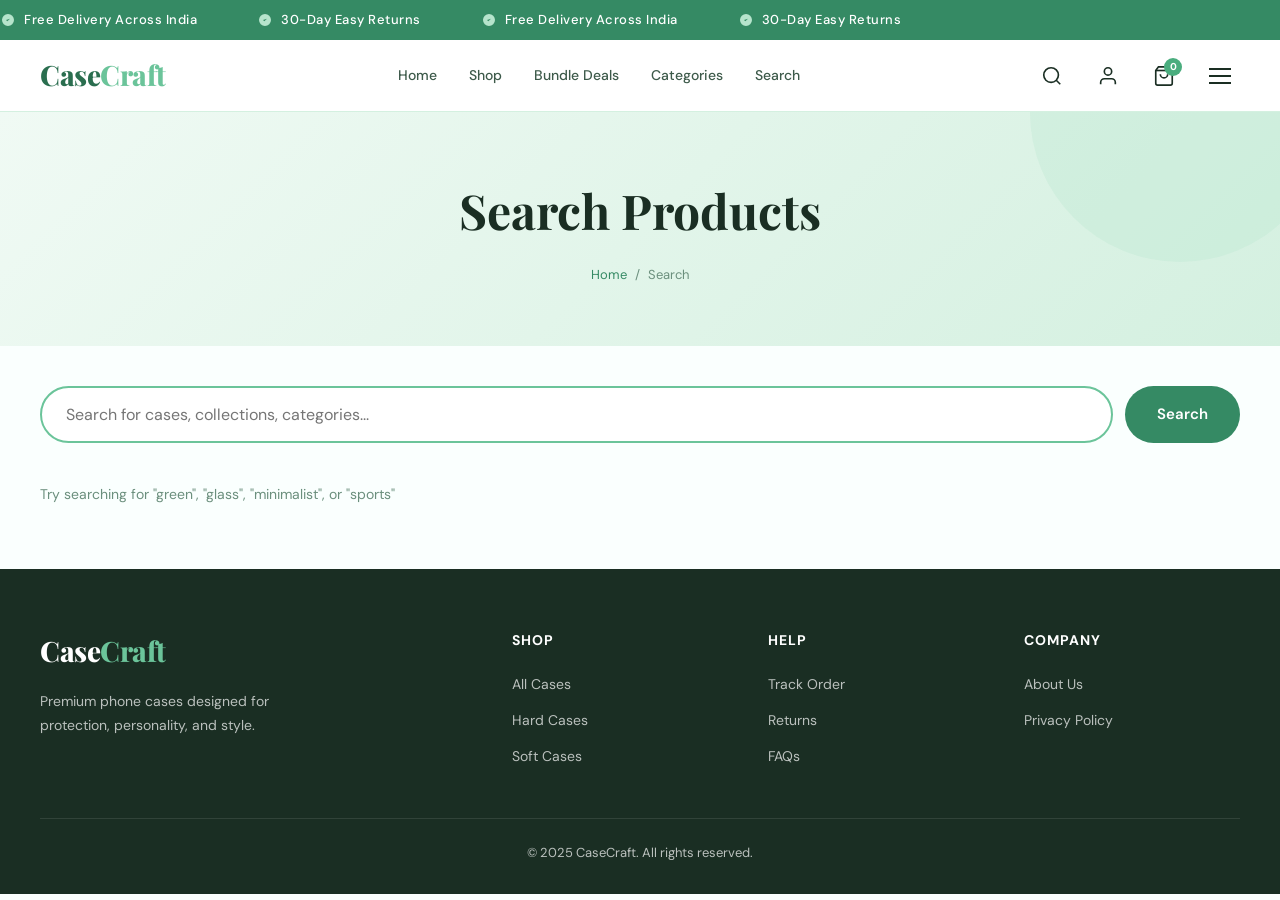
<file: search.html>
<!DOCTYPE html>
<html lang="en">
<head>
<meta charset="UTF-8">
<meta name="viewport" content="width=device-width, initial-scale=1.0">
<title>Search — CaseCraft</title>
<link rel="preconnect" href="https://fonts.googleapis.com">
<link href="https://fonts.googleapis.com/css2?family=Playfair+Display:wght@400;600;700;800&family=DM+Sans:wght@300;400;500;600;700&display=swap" rel="stylesheet">
<link rel="stylesheet" href="styles.css">
</head>
<body>

<div class="announcement-bar">
  <div class="announcement-track">
    <span><svg viewBox="0 0 24 24"><path d="M9 12l2 2 4-4m6 2a9 9 0 11-18 0 9 9 0 0118 0z"/></svg> Free Delivery Across India</span>
    <span><svg viewBox="0 0 24 24"><path d="M9 12l2 2 4-4m6 2a9 9 0 11-18 0 9 9 0 0118 0z"/></svg> 30-Day Easy Returns</span>
    <span><svg viewBox="0 0 24 24"><path d="M9 12l2 2 4-4m6 2a9 9 0 11-18 0 9 9 0 0118 0z"/></svg> Free Delivery Across India</span>
    <span><svg viewBox="0 0 24 24"><path d="M9 12l2 2 4-4m6 2a9 9 0 11-18 0 9 9 0 0118 0z"/></svg> 30-Day Easy Returns</span>
  </div>
</div>

<header class="header">
  <a href="index.html" class="logo">Case<span>Craft</span></a>
  <nav class="nav">
    <a href="index.html">Home</a>
    <a href="shop.html">Shop</a>
    <a href="bundles.html">Bundle Deals</a>
    <a href="shop.html?category=hard">Categories</a>
    <a href="search.html">Search</a>
  </nav>
  <div class="header-actions">
    <button class="header-search-btn"><svg viewBox="0 0 24 24"><circle cx="11" cy="11" r="8"/><path d="M21 21l-4.35-4.35"/></svg></button>
    <a href="login.html"><svg viewBox="0 0 24 24"><path d="M20 21v-2a4 4 0 00-4-4H8a4 4 0 00-4 4v2"/><circle cx="12" cy="7" r="4"/></svg></a>
    <a href="cart.html"><svg viewBox="0 0 24 24"><path d="M6 2L3 6v14a2 2 0 002 2h14a2 2 0 002-2V6l-3-4z"/><path d="M3 6h18"/><path d="M16 10a4 4 0 01-8 0"/></svg><span class="cart-count">0</span></a>
    <button class="mobile-menu-btn"><span></span><span></span><span></span></button>
  </div>
</header>

<div class="mobile-nav">
  <div class="mobile-nav-inner">
    <button class="mobile-nav-close">&times;</button>
    <a href="index.html">Home</a>
    <a href="shop.html">Shop All</a>
    <a href="cart.html">Cart</a>
    <a href="login.html">Login</a>
  </div>
</div>

<div class="page-header">
  <h1>Search Products</h1>
  <div class="breadcrumb">
    <a href="index.html">Home</a> <span>/</span> <span>Search</span>
  </div>
</div>

<div class="search-container">
  <div class="search-bar-large">
    <input type="text" id="searchInput" placeholder="Search for cases, collections, categories..." autofocus>
    <button onclick="performSearch()">Search</button>
  </div>

  <div class="search-results-info" id="searchInfo">
    <p>Try searching for "green", "glass", "minimalist", or "sports"</p>
  </div>

  <div class="products-grid" id="searchResults"></div>
</div>

<footer class="footer">
  <div class="footer-grid">
    <div class="footer-brand">
      <a href="index.html" class="logo">Case<span>Craft</span></a>
      <p>Premium phone cases designed for protection, personality, and style.</p>
    </div>
    <div><h4>Shop</h4><ul><li><a href="shop.html">All Cases</a></li><li><a href="shop.html?category=hard">Hard Cases</a></li><li><a href="shop.html?category=soft">Soft Cases</a></li></ul></div>
    <div><h4>Help</h4><ul><li><a href="#">Track Order</a></li><li><a href="#">Returns</a></li><li><a href="#">FAQs</a></li></ul></div>
    <div><h4>Company</h4><ul><li><a href="#">About Us</a></li><li><a href="#">Privacy Policy</a></li></ul></div>
  </div>
  <div class="footer-bottom"><p>&copy; 2025 CaseCraft. All rights reserved.</p></div>
</footer>

<script src="app.js"></script>
<script>
const searchInput = document.getElementById('searchInput');
const searchResults = document.getElementById('searchResults');
const searchInfo = document.getElementById('searchInfo');

// Check URL params
const urlQuery = new URLSearchParams(window.location.search).get('q');
if (urlQuery) {
  searchInput.value = urlQuery;
  performSearch();
}

searchInput.addEventListener('input', debounce(performSearch, 300));
searchInput.addEventListener('keypress', (e) => {
  if (e.key === 'Enter') performSearch();
});

function performSearch() {
  const query = searchInput.value.trim();
  
  if (!query) {
    searchResults.innerHTML = '';
    searchInfo.innerHTML = '<p>Try searching for "green", "glass", "minimalist", or "sports"</p>';
    return;
  }

  const results = searchProducts(query);
  
  if (results.length === 0) {
    searchInfo.innerHTML = `<p>No results found for "<strong>${query}</strong>". Try a different search term.</p>`;
    searchResults.innerHTML = '';
  } else {
    searchInfo.innerHTML = `<p>Found <strong>${results.length}</strong> result${results.length !== 1 ? 's' : ''} for "<strong>${query}</strong>"</p>`;
    searchResults.innerHTML = results.map(p => renderProductCard(p)).join('');
    
    // Re-observe for animations
    document.querySelectorAll('.reveal').forEach(el => {
      const observer = new IntersectionObserver((entries) => {
        entries.forEach(entry => { if (entry.isIntersecting) entry.target.classList.add('visible'); });
      }, { threshold: 0.1 });
      observer.observe(el);
    });
  }
}

function debounce(func, wait) {
  let timeout;
  return function(...args) {
    clearTimeout(timeout);
    timeout = setTimeout(() => func.apply(this, args), wait);
  };
}
</script>
</body>
</html>
</file>
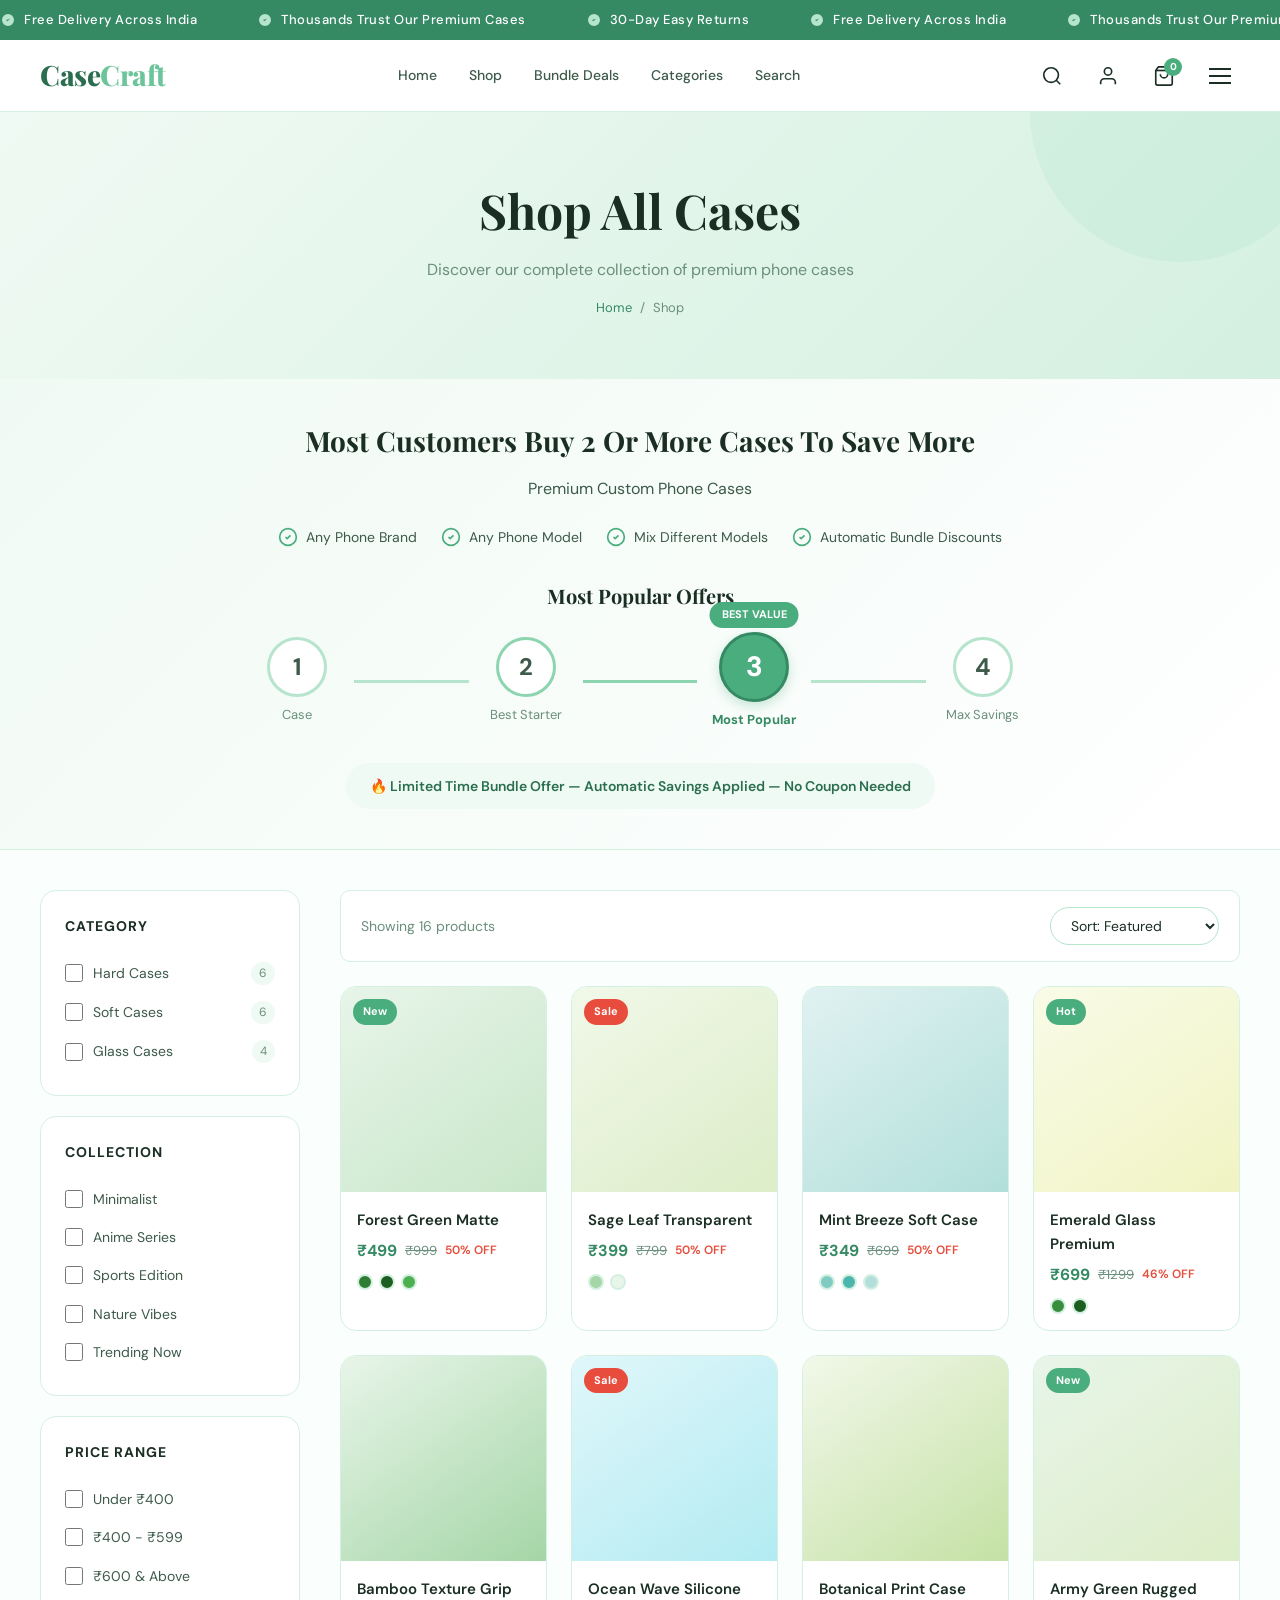
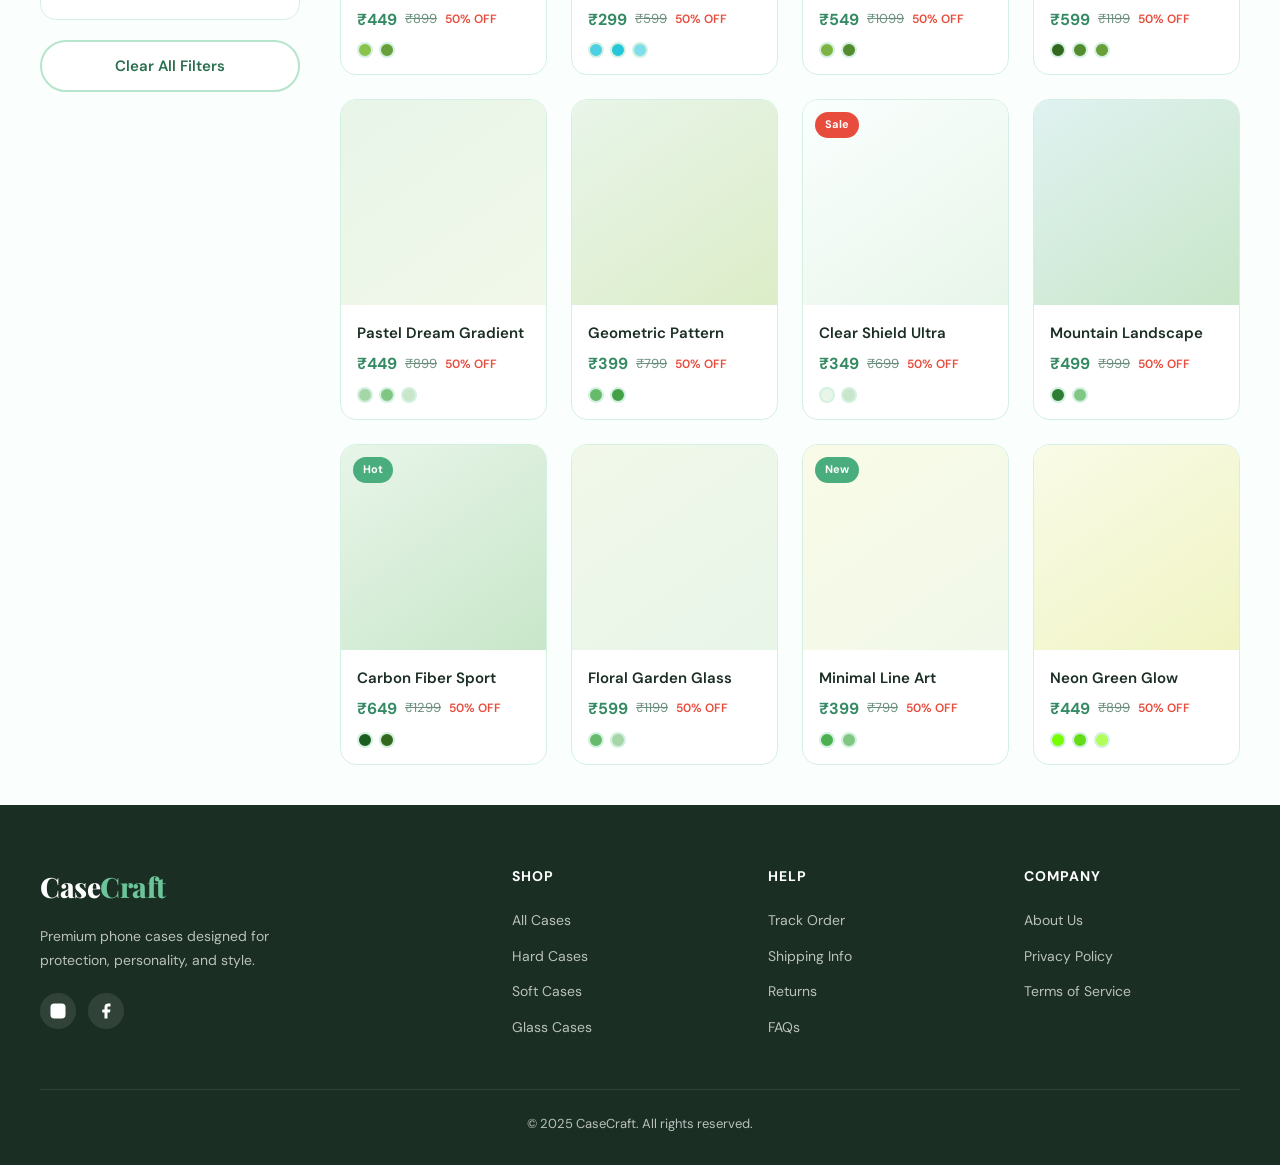
<file: shop.html>
<!DOCTYPE html>
<html lang="en">
<head>
<meta charset="UTF-8">
<meta name="viewport" content="width=device-width, initial-scale=1.0">
<title>Shop All Cases — CaseCraft</title>
<link rel="preconnect" href="https://fonts.googleapis.com">
<link href="https://fonts.googleapis.com/css2?family=Playfair+Display:wght@400;600;700;800&family=DM+Sans:wght@300;400;500;600;700&display=swap" rel="stylesheet">
<link rel="stylesheet" href="styles.css">
</head>
<body>

<!-- HEADER -->
<div class="announcement-bar">
  <div class="announcement-track">
    <span><svg viewBox="0 0 24 24"><path d="M9 12l2 2 4-4m6 2a9 9 0 11-18 0 9 9 0 0118 0z"/></svg> Free Delivery Across India</span>
    <span><svg viewBox="0 0 24 24"><path d="M9 12l2 2 4-4m6 2a9 9 0 11-18 0 9 9 0 0118 0z"/></svg> Thousands Trust Our Premium Cases</span>
    <span><svg viewBox="0 0 24 24"><path d="M9 12l2 2 4-4m6 2a9 9 0 11-18 0 9 9 0 0118 0z"/></svg> 30-Day Easy Returns</span>
    <span><svg viewBox="0 0 24 24"><path d="M9 12l2 2 4-4m6 2a9 9 0 11-18 0 9 9 0 0118 0z"/></svg> Free Delivery Across India</span>
    <span><svg viewBox="0 0 24 24"><path d="M9 12l2 2 4-4m6 2a9 9 0 11-18 0 9 9 0 0118 0z"/></svg> Thousands Trust Our Premium Cases</span>
    <span><svg viewBox="0 0 24 24"><path d="M9 12l2 2 4-4m6 2a9 9 0 11-18 0 9 9 0 0118 0z"/></svg> 30-Day Easy Returns</span>
  </div>
</div>

<header class="header">
  <a href="index.html" class="logo">Case<span>Craft</span></a>
  <nav class="nav">
    <a href="index.html">Home</a>
    <a href="shop.html">Shop</a>
    <a href="bundles.html">Bundle Deals</a>
    <a href="shop.html?category=hard">Categories</a>
    <a href="search.html">Search</a>
  </nav>
  <div class="header-actions">
    <button class="header-search-btn" aria-label="Search">
      <svg viewBox="0 0 24 24"><circle cx="11" cy="11" r="8"/><path d="M21 21l-4.35-4.35"/></svg>
    </button>
    <a href="login.html" aria-label="Account">
      <svg viewBox="0 0 24 24"><path d="M20 21v-2a4 4 0 00-4-4H8a4 4 0 00-4 4v2"/><circle cx="12" cy="7" r="4"/></svg>
    </a>
    <a href="cart.html" aria-label="Cart">
      <svg viewBox="0 0 24 24"><path d="M6 2L3 6v14a2 2 0 002 2h14a2 2 0 002-2V6l-3-4z"/><path d="M3 6h18"/><path d="M16 10a4 4 0 01-8 0"/></svg>
      <span class="cart-count">0</span>
    </a>
    <button class="mobile-menu-btn" aria-label="Menu"><span></span><span></span><span></span></button>
  </div>
</header>

<div class="mobile-nav">
  <div class="mobile-nav-inner">
    <button class="mobile-nav-close">&times;</button>
    <a href="index.html">Home</a>
    <a href="shop.html">Shop All</a>
    <a href="shop.html?category=hard">Hard Cases</a>
    <a href="shop.html?category=soft">Soft Cases</a>
    <a href="shop.html?category=glass">Glass Cases</a>
    <a href="cart.html">Cart</a>
    <a href="login.html">Login / Register</a>
  </div>
</div>

<!-- PAGE HEADER -->
<div class="page-header">
  <h1 id="pageTitle">Shop All Cases</h1>
  <p id="pageSubtitle">Discover our complete collection of premium phone cases</p>
  <div class="breadcrumb">
    <a href="index.html">Home</a> <span>/</span> <span id="breadcrumbCurrent">Shop</span>
  </div>
</div>

<!-- BUNDLE OFFER BANNER -->
<div style="background: linear-gradient(135deg, var(--green-50), var(--white)); padding: 40px 20px; border-bottom: 1px solid var(--green-100);">
  <div style="max-width: 1280px; margin: 0 auto; text-align: center;">
    <h2 style="font-size: 28px; color: var(--text-dark); margin-bottom: 12px;">Most Customers Buy 2 Or More Cases To Save More</h2>
    <p style="font-size: 16px; color: var(--text-mid); margin-bottom: 24px;">Premium Custom Phone Cases</p>
    
    <div style="display: flex; justify-content: center; gap: 24px; flex-wrap: wrap; margin-bottom: 32px;">
      <div style="display: flex; align-items: center; gap: 8px; font-size: 14px; color: var(--text-mid);">
        <svg width="20" height="20" viewBox="0 0 24 24" fill="none" stroke="var(--green-500)" stroke-width="2"><path d="M9 12l2 2 4-4"/><circle cx="12" cy="12" r="10"/></svg>
        Any Phone Brand
      </div>
      <div style="display: flex; align-items: center; gap: 8px; font-size: 14px; color: var(--text-mid);">
        <svg width="20" height="20" viewBox="0 0 24 24" fill="none" stroke="var(--green-500)" stroke-width="2"><path d="M9 12l2 2 4-4"/><circle cx="12" cy="12" r="10"/></svg>
        Any Phone Model
      </div>
      <div style="display: flex; align-items: center; gap: 8px; font-size: 14px; color: var(--text-mid);">
        <svg width="20" height="20" viewBox="0 0 24 24" fill="none" stroke="var(--green-500)" stroke-width="2"><path d="M9 12l2 2 4-4"/><circle cx="12" cy="12" r="10"/></svg>
        Mix Different Models
      </div>
      <div style="display: flex; align-items: center; gap: 8px; font-size: 14px; color: var(--text-mid);">
        <svg width="20" height="20" viewBox="0 0 24 24" fill="none" stroke="var(--green-500)" stroke-width="2"><path d="M9 12l2 2 4-4"/><circle cx="12" cy="12" r="10"/></svg>
        Automatic Bundle Discounts
      </div>
    </div>

    <h3 style="font-size: 20px; color: var(--text-dark); margin-bottom: 20px;">Most Popular Offers</h3>
    
    <!-- PROGRESS BAR -->
    <div style="display: flex; align-items: center; justify-content: center; gap: 0; max-width: 800px; margin: 0 auto 32px; position: relative;">
      <div style="flex: 1; text-align: center; position: relative;">
        <div style="width: 60px; height: 60px; border-radius: 50%; background: var(--white); border: 3px solid var(--green-200); display: flex; align-items: center; justify-content: center; margin: 0 auto 8px; font-size: 24px; font-weight: 700; color: var(--text-mid);">1</div>
        <div style="font-size: 13px; color: var(--text-light);">Case</div>
      </div>
      <div style="flex: 1; height: 3px; background: var(--green-200);"></div>
      <div style="flex: 1; text-align: center; position: relative;">
        <div style="width: 60px; height: 60px; border-radius: 50%; background: var(--white); border: 3px solid var(--green-300); display: flex; align-items: center; justify-content: center; margin: 0 auto 8px; font-size: 24px; font-weight: 700; color: var(--text-mid);">2</div>
        <div style="font-size: 13px; color: var(--text-light);">Best Starter</div>
      </div>
      <div style="flex: 1; height: 3px; background: var(--green-300);"></div>
      <div style="flex: 1; text-align: center; position: relative;">
        <div style="width: 70px; height: 70px; border-radius: 50%; background: var(--green-500); border: 3px solid var(--green-600); display: flex; align-items: center; justify-content: center; margin: 0 auto 8px; font-size: 28px; font-weight: 800; color: var(--white); box-shadow: 0 4px 12px rgba(74,173,126,0.3);">3</div>
        <div style="font-size: 13px; font-weight: 700; color: var(--green-600);">Most Popular</div>
        <div style="position: absolute; top: -30px; left: 50%; transform: translateX(-50%); background: var(--green-500); color: var(--white); padding: 4px 12px; border-radius: 100px; font-size: 11px; font-weight: 700; white-space: nowrap;">BEST VALUE</div>
      </div>
      <div style="flex: 1; height: 3px; background: var(--green-200);"></div>
      <div style="flex: 1; text-align: center; position: relative;">
        <div style="width: 60px; height: 60px; border-radius: 50%; background: var(--white); border: 3px solid var(--green-200); display: flex; align-items: center; justify-content: center; margin: 0 auto 8px; font-size: 24px; font-weight: 700; color: var(--text-mid);">4</div>
        <div style="font-size: 13px; color: var(--text-light);">Max Savings</div>
      </div>
    </div>

    <div style="display: inline-block; background: var(--green-50); padding: 12px 24px; border-radius: 100px; font-size: 14px; color: var(--green-700); font-weight: 600;">
      🔥 Limited Time Bundle Offer — Automatic Savings Applied — No Coupon Needed
    </div>
  </div>
</div>

<!-- SHOP LAYOUT -->
<div class="shop-layout">
  <!-- SIDEBAR -->
  <aside class="shop-sidebar">
    <div class="filter-group">
      <h3>Category</h3>
      <label class="filter-option">
        <input type="checkbox" value="hard" class="filter-category"> Hard Cases <span class="count" id="countHard">0</span>
      </label>
      <label class="filter-option">
        <input type="checkbox" value="soft" class="filter-category"> Soft Cases <span class="count" id="countSoft">0</span>
      </label>
      <label class="filter-option">
        <input type="checkbox" value="glass" class="filter-category"> Glass Cases <span class="count" id="countGlass">0</span>
      </label>
    </div>

    <div class="filter-group">
      <h3>Collection</h3>
      <label class="filter-option">
        <input type="checkbox" value="minimalist" class="filter-collection"> Minimalist
      </label>
      <label class="filter-option">
        <input type="checkbox" value="anime" class="filter-collection"> Anime Series
      </label>
      <label class="filter-option">
        <input type="checkbox" value="sports" class="filter-collection"> Sports Edition
      </label>
      <label class="filter-option">
        <input type="checkbox" value="nature" class="filter-collection"> Nature Vibes
      </label>
      <label class="filter-option">
        <input type="checkbox" value="trending" class="filter-collection"> Trending Now
      </label>
    </div>

    <div class="filter-group">
      <h3>Price Range</h3>
      <label class="filter-option">
        <input type="checkbox" value="0-399" class="filter-price"> Under ₹400
      </label>
      <label class="filter-option">
        <input type="checkbox" value="400-599" class="filter-price"> ₹400 - ₹599
      </label>
      <label class="filter-option">
        <input type="checkbox" value="600-9999" class="filter-price"> ₹600 & Above
      </label>
    </div>

    <button class="btn-secondary" style="width:100%; justify-content:center;" onclick="clearFilters()">Clear All Filters</button>
  </aside>

  <!-- PRODUCTS -->
  <div class="shop-main">
    <div class="shop-toolbar">
      <span class="results" id="resultsCount">Showing 0 products</span>
      <select id="sortSelect" onchange="applyFilters()">
        <option value="featured">Sort: Featured</option>
        <option value="price-low">Price: Low to High</option>
        <option value="price-high">Price: High to Low</option>
        <option value="name">Name: A to Z</option>
      </select>
    </div>
    <div class="products-grid" id="shopGrid"></div>
  </div>
</div>

<!-- FOOTER -->
<footer class="footer">
  <div class="footer-grid">
    <div class="footer-brand">
      <a href="index.html" class="logo">Case<span>Craft</span></a>
      <p>Premium phone cases designed for protection, personality, and style.</p>
      <div class="social-links">
        <a href="#"><svg viewBox="0 0 24 24"><rect x="2" y="2" width="20" height="20" rx="5"/><circle cx="12" cy="12" r="5"/><circle cx="17.5" cy="6.5" r="1.5"/></svg></a>
        <a href="#"><svg viewBox="0 0 24 24"><path d="M18 2h-3a5 5 0 00-5 5v3H7v4h3v8h4v-8h3l1-4h-4V7a1 1 0 011-1h3z"/></svg></a>
      </div>
    </div>
    <div><h4>Shop</h4><ul><li><a href="shop.html">All Cases</a></li><li><a href="shop.html?category=hard">Hard Cases</a></li><li><a href="shop.html?category=soft">Soft Cases</a></li><li><a href="shop.html?category=glass">Glass Cases</a></li></ul></div>
    <div><h4>Help</h4><ul><li><a href="#">Track Order</a></li><li><a href="#">Shipping Info</a></li><li><a href="#">Returns</a></li><li><a href="#">FAQs</a></li></ul></div>
    <div><h4>Company</h4><ul><li><a href="#">About Us</a></li><li><a href="#">Privacy Policy</a></li><li><a href="#">Terms of Service</a></li></ul></div>
  </div>
  <div class="footer-bottom"><p>&copy; 2025 CaseCraft. All rights reserved.</p></div>
</footer>

<script src="app.js"></script>
<script>
// Update category counts
document.getElementById('countHard').textContent = PRODUCTS.filter(p => p.category === 'hard').length;
document.getElementById('countSoft').textContent = PRODUCTS.filter(p => p.category === 'soft').length;
document.getElementById('countGlass').textContent = PRODUCTS.filter(p => p.category === 'glass').length;

// Read URL params
const urlParams = new URLSearchParams(window.location.search);
const paramCategory = urlParams.get('category');
const paramCollection = urlParams.get('collection');

if (paramCategory) {
  document.getElementById('pageTitle').textContent = paramCategory.charAt(0).toUpperCase() + paramCategory.slice(1) + ' Cases';
  document.getElementById('breadcrumbCurrent').textContent = paramCategory.charAt(0).toUpperCase() + paramCategory.slice(1) + ' Cases';
  document.querySelector(`.filter-category[value="${paramCategory}"]`).checked = true;
}
if (paramCollection) {
  const coll = COLLECTIONS.find(c => c.id === paramCollection);
  if (coll) {
    document.getElementById('pageTitle').textContent = coll.name + ' Collection';
    document.getElementById('breadcrumbCurrent').textContent = coll.name;
    document.querySelector(`.filter-collection[value="${paramCollection}"]`).checked = true;
  }
}

// Filter listeners
document.querySelectorAll('.filter-category, .filter-collection, .filter-price').forEach(cb => {
  cb.addEventListener('change', applyFilters);
});

function applyFilters() {
  const categories = Array.from(document.querySelectorAll('.filter-category:checked')).map(cb => cb.value);
  const collections = Array.from(document.querySelectorAll('.filter-collection:checked')).map(cb => cb.value);
  const priceRanges = Array.from(document.querySelectorAll('.filter-price:checked')).map(cb => cb.value);

  let filters = { sort: document.getElementById('sortSelect').value };
  if (categories.length) filters.category = categories;
  if (collections.length) filters.collection = collections;

  let results = [...PRODUCTS];

  if (categories.length) results = results.filter(p => categories.includes(p.category));
  if (collections.length) results = results.filter(p => collections.includes(p.collection));
  
  if (priceRanges.length) {
    results = results.filter(p => {
      return priceRanges.some(range => {
        const [min, max] = range.split('-').map(Number);
        return p.price >= min && p.price <= max;
      });
    });
  }

  if (filters.sort === 'price-low') results.sort((a,b) => a.price - b.price);
  else if (filters.sort === 'price-high') results.sort((a,b) => b.price - a.price);
  else if (filters.sort === 'name') results.sort((a,b) => a.name.localeCompare(b.name));

  document.getElementById('shopGrid').innerHTML = results.length ? results.map(p => renderProductCard(p)).join('') : '<p style="text-align:center;grid-column:1/-1;padding:60px;color:var(--text-light);">No products found matching your filters.</p>';
  document.getElementById('resultsCount').textContent = `Showing ${results.length} product${results.length !== 1 ? 's' : ''}`;

  // Re-observe for scroll animations
  document.querySelectorAll('.reveal').forEach(el => {
    const observer = new IntersectionObserver((entries) => {
      entries.forEach(entry => { if (entry.isIntersecting) entry.target.classList.add('visible'); });
    }, { threshold: 0.1 });
    observer.observe(el);
  });
}

function clearFilters() {
  document.querySelectorAll('.filter-category, .filter-collection, .filter-price').forEach(cb => cb.checked = false);
  document.getElementById('sortSelect').value = 'featured';
  applyFilters();
}

// Initial render
applyFilters();
</script>
</body>
</html>
</file>
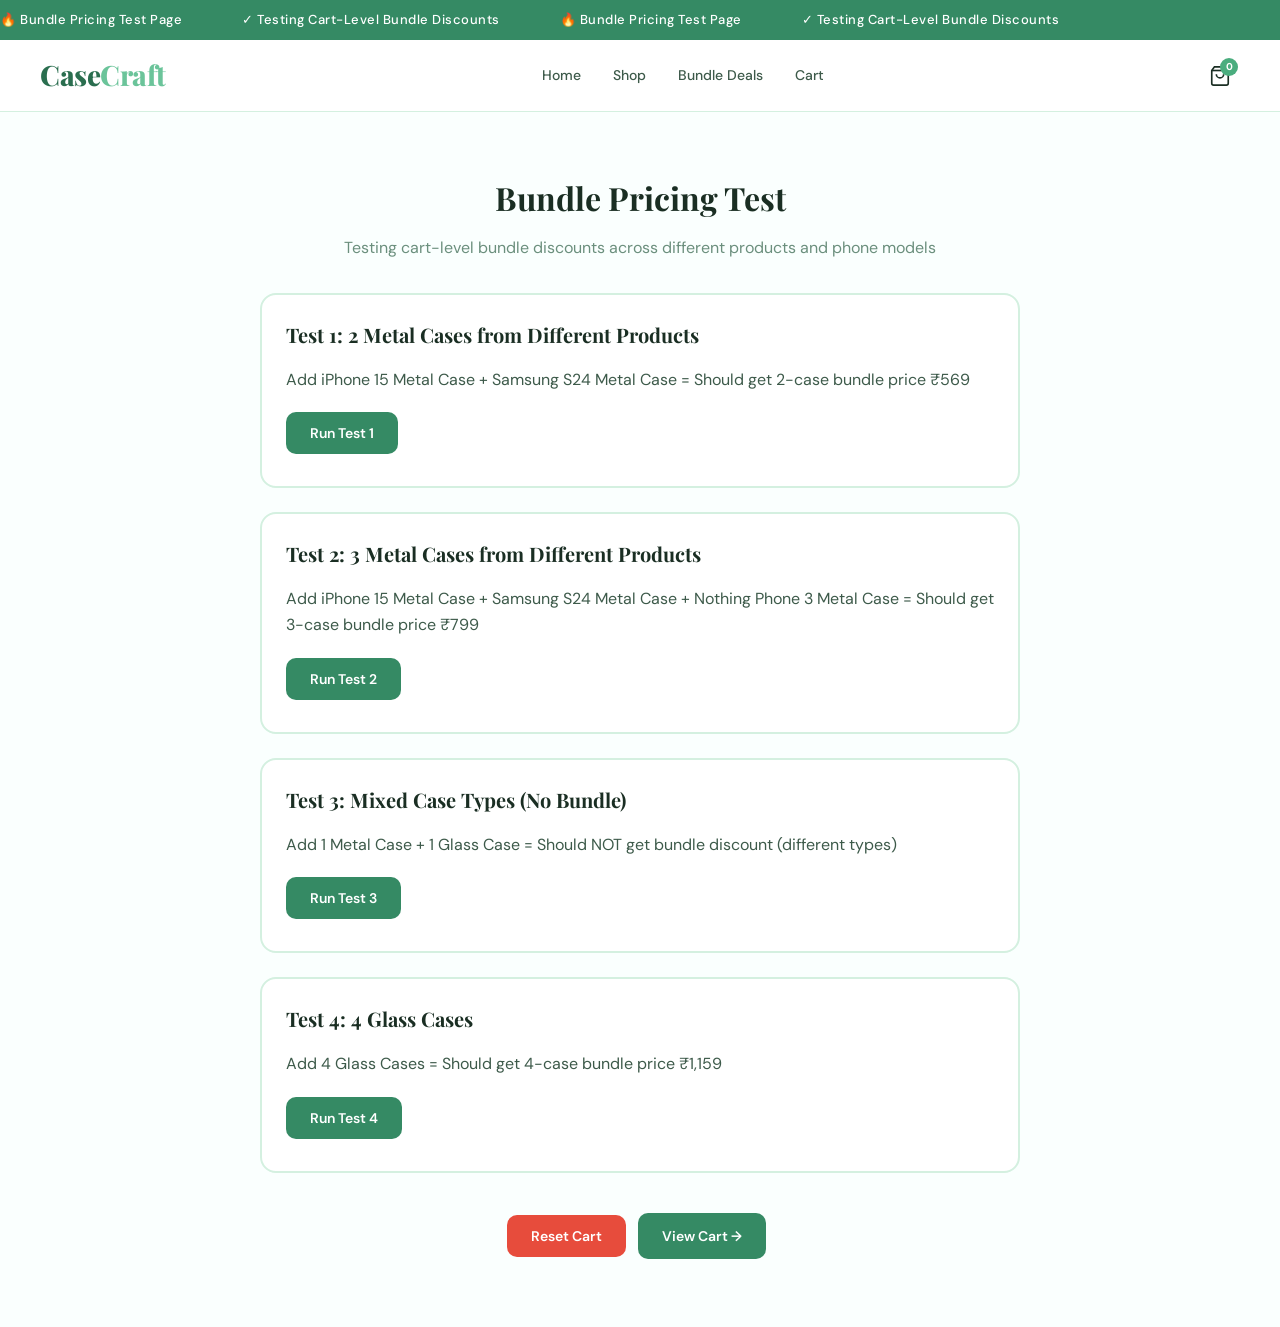
<file: test-bundle.html>
<!DOCTYPE html>
<html lang="en">
<head>
<meta charset="UTF-8">
<meta name="viewport" content="width=device-width, initial-scale=1.0">
<title>Bundle Pricing Test — CaseCraft</title>
<link rel="preconnect" href="https://fonts.googleapis.com">
<link href="https://fonts.googleapis.com/css2?family=Playfair+Display:wght@400;600;700;800&family=DM+Sans:wght@300;400;500;600;700&display=swap" rel="stylesheet">
<link rel="stylesheet" href="styles.css">
<style>
.test-container {
  max-width: 800px;
  margin: 40px auto;
  padding: 20px;
}
.test-section {
  background: var(--white);
  border-radius: var(--radius);
  padding: 24px;
  margin-bottom: 24px;
  border: 2px solid var(--green-100);
}
.test-section h3 {
  font-size: 20px;
  margin-bottom: 16px;
  color: var(--text-dark);
}
.test-result {
  padding: 16px;
  background: var(--green-50);
  border-radius: var(--radius-sm);
  margin: 12px 0;
  font-size: 14px;
  line-height: 1.6;
}
.test-result strong {
  color: var(--green-600);
}
.test-button {
  padding: 12px 24px;
  background: var(--green-600);
  color: var(--white);
  border: none;
  border-radius: var(--radius-sm);
  font-size: 14px;
  font-weight: 600;
  cursor: pointer;
  margin: 8px 8px 8px 0;
  transition: var(--transition);
}
.test-button:hover {
  background: var(--green-700);
}
.test-button.reset {
  background: #e74c3c;
}
.test-button.reset:hover {
  background: #c0392b;
}
</style>
</head>
<body>

<div class="announcement-bar">
  <div class="announcement-track">
    <span>🔥 Bundle Pricing Test Page</span>
    <span>✓ Testing Cart-Level Bundle Discounts</span>
    <span>🔥 Bundle Pricing Test Page</span>
    <span>✓ Testing Cart-Level Bundle Discounts</span>
  </div>
</div>

<header class="header">
  <a href="index.html" class="logo">Case<span>Craft</span></a>
  <nav class="nav">
    <a href="index.html">Home</a>
    <a href="shop.html">Shop</a>
    <a href="bundles.html">Bundle Deals</a>
    <a href="cart.html">Cart</a>
  </nav>
  <div class="header-actions">
    <a href="cart.html"><svg viewBox="0 0 24 24"><path d="M6 2L3 6v14a2 2 0 002 2h14a2 2 0 002-2V6l-3-4z"/><path d="M3 6h18"/><path d="M16 10a4 4 0 01-8 0"/></svg><span class="cart-count">0</span></a>
  </div>
</header>

<div class="test-container">
  <h1 style="text-align:center;margin-bottom:12px;">Bundle Pricing Test</h1>
  <p style="text-align:center;color:var(--text-light);margin-bottom:32px;">Testing cart-level bundle discounts across different products and phone models</p>

  <div class="test-section">
    <h3>Test 1: 2 Metal Cases from Different Products</h3>
    <p style="color:var(--text-mid);margin-bottom:12px;">Add iPhone 15 Metal Case + Samsung S24 Metal Case = Should get 2-case bundle price ₹569</p>
    <button class="test-button" onclick="test1()">Run Test 1</button>
    <div id="result1" class="test-result" style="display:none;"></div>
  </div>

  <div class="test-section">
    <h3>Test 2: 3 Metal Cases from Different Products</h3>
    <p style="color:var(--text-mid);margin-bottom:12px;">Add iPhone 15 Metal Case + Samsung S24 Metal Case + Nothing Phone 3 Metal Case = Should get 3-case bundle price ₹799</p>
    <button class="test-button" onclick="test2()">Run Test 2</button>
    <div id="result2" class="test-result" style="display:none;"></div>
  </div>

  <div class="test-section">
    <h3>Test 3: Mixed Case Types (No Bundle)</h3>
    <p style="color:var(--text-mid);margin-bottom:12px;">Add 1 Metal Case + 1 Glass Case = Should NOT get bundle discount (different types)</p>
    <button class="test-button" onclick="test3()">Run Test 3</button>
    <div id="result3" class="test-result" style="display:none;"></div>
  </div>

  <div class="test-section">
    <h3>Test 4: 4 Glass Cases</h3>
    <p style="color:var(--text-mid);margin-bottom:12px;">Add 4 Glass Cases = Should get 4-case bundle price ₹1,159</p>
    <button class="test-button" onclick="test4()">Run Test 4</button>
    <div id="result4" class="test-result" style="display:none;"></div>
  </div>

  <div style="text-align:center;margin-top:32px;">
    <button class="test-button reset" onclick="resetCart()">Reset Cart</button>
    <a href="cart.html" class="test-button" style="display:inline-block;text-decoration:none;">View Cart →</a>
  </div>
</div>

<script src="app.js"></script>
<script>
function resetCart() {
  Cart.clear();
  showToast('Cart cleared');
  document.querySelectorAll('.test-result').forEach(el => el.style.display = 'none');
}

function test1() {
  Cart.clear();
  // Add iPhone 15 Metal Case (product 1)
  Cart.addItem(1, 'Metal Case', ['iPhone 15']);
  // Add Samsung S24 Metal Case (product 2)
  Cart.addItem(2, 'Metal Case', ['Galaxy S24']);
  
  const summary = Cart.getCartSummary();
  const result = document.getElementById('result1');
  result.style.display = 'block';
  result.innerHTML = `
    <strong>Cart Contents:</strong><br>
    • Product 1 (Forest Green Matte) - Metal Case - iPhone 15<br>
    • Product 2 (Sage Leaf Transparent) - Metal Case - Galaxy S24<br>
    <br>
    <strong>Bundle Calculation:</strong><br>
    • Total Metal Cases: 2<br>
    • Original Price: 2 × ₹349 = ₹698<br>
    • Bundle Price (2 cases): ₹569<br>
    • <strong style="color:var(--green-600);">You Saved: ₹129</strong><br>
    <br>
    <strong>Actual Cart Summary:</strong><br>
    • Total Items: ${summary.totalItems}<br>
    • Metal Cases Group: ${summary.groups.find(g => g.caseType === 'Metal Case')?.qty || 0} cases<br>
    • Bundle Price: ₹${summary.groups.find(g => g.caseType === 'Metal Case')?.bundlePrice || 0}<br>
    • Savings: ₹${summary.groups.find(g => g.caseType === 'Metal Case')?.savings || 0}<br>
    <br>
    ${summary.totalItems === 2 && summary.groups.find(g => g.caseType === 'Metal Case')?.bundlePrice === 569 
      ? '✅ <strong style="color:var(--green-600);">TEST PASSED!</strong>' 
      : '❌ <strong style="color:#e74c3c;">TEST FAILED!</strong>'}
  `;
}

function test2() {
  Cart.clear();
  // Add 3 Metal Cases from different products
  Cart.addItem(1, 'Metal Case', ['iPhone 15']);
  Cart.addItem(2, 'Metal Case', ['Galaxy S24']);
  Cart.addItem(3, 'Metal Case', ['Nothing Phone (2)']);
  
  const summary = Cart.getCartSummary();
  const result = document.getElementById('result2');
  result.style.display = 'block';
  result.innerHTML = `
    <strong>Cart Contents:</strong><br>
    • Product 1 - Metal Case - iPhone 15<br>
    • Product 2 - Metal Case - Galaxy S24<br>
    • Product 3 - Metal Case - Nothing Phone (2)<br>
    <br>
    <strong>Bundle Calculation:</strong><br>
    • Total Metal Cases: 3<br>
    • Original Price: 3 × ₹349 = ₹1,047<br>
    • Bundle Price (3 cases): ₹799<br>
    • <strong style="color:var(--green-600);">You Saved: ₹248</strong><br>
    <br>
    <strong>Actual Cart Summary:</strong><br>
    • Total Items: ${summary.totalItems}<br>
    • Metal Cases Group: ${summary.groups.find(g => g.caseType === 'Metal Case')?.qty || 0} cases<br>
    • Bundle Price: ₹${summary.groups.find(g => g.caseType === 'Metal Case')?.bundlePrice || 0}<br>
    • Savings: ₹${summary.groups.find(g => g.caseType === 'Metal Case')?.savings || 0}<br>
    <br>
    ${summary.totalItems === 3 && summary.groups.find(g => g.caseType === 'Metal Case')?.bundlePrice === 799 
      ? '✅ <strong style="color:var(--green-600);">TEST PASSED!</strong>' 
      : '❌ <strong style="color:#e74c3c;">TEST FAILED!</strong>'}
  `;
}

function test3() {
  Cart.clear();
  // Add 1 Metal Case + 1 Glass Case
  Cart.addItem(1, 'Metal Case', ['iPhone 15']);
  Cart.addItem(2, 'Glass Case', ['Galaxy S24']);
  
  const summary = Cart.getCartSummary();
  const metalGroup = summary.groups.find(g => g.caseType === 'Metal Case');
  const glassGroup = summary.groups.find(g => g.caseType === 'Glass Case');
  
  const result = document.getElementById('result3');
  result.style.display = 'block';
  result.innerHTML = `
    <strong>Cart Contents:</strong><br>
    • Product 1 - Metal Case - iPhone 15<br>
    • Product 2 - Glass Case - Galaxy S24<br>
    <br>
    <strong>Bundle Calculation:</strong><br>
    • Metal Cases: 1 (no bundle discount)<br>
    • Glass Cases: 1 (no bundle discount)<br>
    • Original Price: ₹349 + ₹399 = ₹748<br>
    • Bundle Price: ₹349 + ₹399 = ₹748<br>
    • <strong style="color:#e74c3c;">No Savings (different case types)</strong><br>
    <br>
    <strong>Actual Cart Summary:</strong><br>
    • Total Items: ${summary.totalItems}<br>
    • Metal Cases: ${metalGroup?.qty || 0} case(s) - Price: ₹${metalGroup?.bundlePrice || 0}<br>
    • Glass Cases: ${glassGroup?.qty || 0} case(s) - Price: ₹${glassGroup?.bundlePrice || 0}<br>
    • Total Savings: ₹${summary.totalSavings}<br>
    <br>
    ${summary.totalItems === 2 && summary.totalSavings === 0 
      ? '✅ <strong style="color:var(--green-600);">TEST PASSED!</strong> (No bundle discount applied)' 
      : '❌ <strong style="color:#e74c3c;">TEST FAILED!</strong>'}
  `;
}

function test4() {
  Cart.clear();
  // Add 4 Glass Cases
  Cart.addItem(1, 'Glass Case', ['iPhone 15']);
  Cart.addItem(2, 'Glass Case', ['Galaxy S24']);
  Cart.addItem(3, 'Glass Case', ['Nothing Phone (2)']);
  Cart.addItem(4, 'Glass Case', ['OnePlus 12']);
  
  const summary = Cart.getCartSummary();
  const result = document.getElementById('result4');
  result.style.display = 'block';
  result.innerHTML = `
    <strong>Cart Contents:</strong><br>
    • 4 Glass Cases from different products<br>
    <br>
    <strong>Bundle Calculation:</strong><br>
    • Total Glass Cases: 4<br>
    • Original Price: 4 × ₹399 = ₹1,596<br>
    • Bundle Price (4 cases): ₹1,159<br>
    • <strong style="color:var(--green-600);">You Saved: ₹437</strong><br>
    <br>
    <strong>Actual Cart Summary:</strong><br>
    • Total Items: ${summary.totalItems}<br>
    • Glass Cases Group: ${summary.groups.find(g => g.caseType === 'Glass Case')?.qty || 0} cases<br>
    • Bundle Price: ₹${summary.groups.find(g => g.caseType === 'Glass Case')?.bundlePrice || 0}<br>
    • Savings: ₹${summary.groups.find(g => g.caseType === 'Glass Case')?.savings || 0}<br>
    <br>
    ${summary.totalItems === 4 && summary.groups.find(g => g.caseType === 'Glass Case')?.bundlePrice === 1159 
      ? '✅ <strong style="color:var(--green-600);">TEST PASSED!</strong>' 
      : '❌ <strong style="color:#e74c3c;">TEST FAILED!</strong>'}
  `;
}
</script>
</body>
</html>
</file>
<file: styles.css>
/* === RESET & VARIABLES === */
*, *::before, *::after { margin:0; padding:0; box-sizing:border-box; }
:root {
  --green-50: #f0faf4;
  --green-100: #d4f0e0;
  --green-200: #b6e4cc;
  --green-300: #8dd4b0;
  --green-400: #6bc49a;
  --green-500: #4aad7e;
  --green-600: #358a64;
  --green-700: #2a6e4f;
  --green-800: #1e4d38;
  --white: #ffffff;
  --off-white: #fafffe;
  --text-dark: #1a2e23;
  --text-mid: #3d5a4a;
  --text-light: #6b8f7d;
  --shadow-sm: 0 2px 8px rgba(42,110,79,0.06);
  --shadow-md: 0 4px 20px rgba(42,110,79,0.1);
  --shadow-lg: 0 8px 40px rgba(42,110,79,0.14);
  --radius: 16px;
  --radius-sm: 10px;
  --transition: 0.3s cubic-bezier(0.4,0,0.2,1);
}
html { scroll-behavior: smooth; }
body {
  font-family: 'DM Sans', sans-serif;
  background: var(--off-white);
  color: var(--text-dark);
  overflow-x: hidden;
  line-height: 1.6;
}
h1,h2,h3,h4 { font-family: 'Playfair Display', serif; }
a { text-decoration: none; color: inherit; }
img { max-width: 100%; display: block; }
button { cursor: pointer; border: none; font-family: inherit; }

/* === ANNOUNCEMENT BAR === */
.announcement-bar {
  background: var(--green-600);
  color: var(--white);
  overflow: hidden;
  height: 40px;
  display: flex;
  align-items: center;
  font-size: 13px;
  font-weight: 500;
  letter-spacing: 0.5px;
}
.announcement-track {
  display: flex;
  gap: 60px;
  animation: marquee 20s linear infinite;
  white-space: nowrap;
}
.announcement-track span {
  display: flex;
  align-items: center;
  gap: 8px;
}
.announcement-track svg { width: 16px; height: 16px; fill: var(--green-200); }
@keyframes marquee {
  0% { transform: translateX(0); }
  100% { transform: translateX(-50%); }
}

/* === HEADER === */
.header {
  position: sticky;
  top: 0;
  z-index: 100;
  background: rgba(255,255,255,0.92);
  backdrop-filter: blur(16px);
  border-bottom: 1px solid var(--green-100);
  padding: 0 40px;
  height: 72px;
  display: flex;
  align-items: center;
  justify-content: space-between;
  transition: var(--transition);
}
.logo {
  font-family: 'Playfair Display', serif;
  font-size: 28px;
  font-weight: 800;
  color: var(--green-700);
  letter-spacing: -0.5px;
}
.logo span { color: var(--green-400); }
.nav { display: flex; gap: 32px; align-items: center; }
.nav a {
  font-size: 14px;
  font-weight: 500;
  color: var(--text-mid);
  transition: var(--transition);
  position: relative;
}
.nav a::after {
  content: '';
  position: absolute;
  bottom: -4px;
  left: 0;
  width: 0;
  height: 2px;
  background: var(--green-400);
  transition: var(--transition);
}
.nav a:hover { color: var(--green-600); }
.nav a:hover::after { width: 100%; }
.header-actions { display: flex; gap: 16px; align-items: center; }
.header-actions button, .header-actions a {
  background: none;
  width: 40px;
  height: 40px;
  border-radius: 50%;
  display: flex;
  align-items: center;
  justify-content: center;
  transition: var(--transition);
  position: relative;
}
.header-actions button:hover, .header-actions a:hover { background: var(--green-50); }
.header-actions svg { width: 22px; height: 22px; stroke: var(--text-dark); fill: none; stroke-width: 1.8; }
.cart-count {
  position: absolute;
  top: 2px;
  right: 2px;
  background: var(--green-500);
  color: white;
  font-size: 10px;
  font-weight: 700;
  width: 18px;
  height: 18px;
  border-radius: 50%;
  display: flex;
  align-items: center;
  justify-content: center;
}

/* === HERO === */
.hero {
  position: relative;
  min-height: 85vh;
  display: flex;
  align-items: center;
  overflow: hidden;
  background: linear-gradient(135deg, var(--green-50) 0%, var(--white) 40%, var(--green-100) 100%);
}
.hero-bg-shapes {
  position: absolute;
  inset: 0;
  pointer-events: none;
  overflow: hidden;
}
.hero-bg-shapes .circle {
  position: absolute;
  border-radius: 50%;
  opacity: 0.15;
}
.hero-bg-shapes .c1 {
  width: 500px; height: 500px;
  background: var(--green-300);
  top: -100px; right: -100px;
  animation: float 8s ease-in-out infinite;
}
.hero-bg-shapes .c2 {
  width: 300px; height: 300px;
  background: var(--green-200);
  bottom: -50px; left: 10%;
  animation: float 10s ease-in-out infinite reverse;
}
.hero-bg-shapes .c3 {
  width: 200px; height: 200px;
  background: var(--green-400);
  top: 30%; left: 40%;
  animation: float 12s ease-in-out infinite 2s;
}
@keyframes float {
  0%, 100% { transform: translateY(0) scale(1); }
  50% { transform: translateY(-30px) scale(1.05); }
}
.hero-content {
  position: relative;
  z-index: 2;
  max-width: 1280px;
  margin: 0 auto;
  padding: 60px 40px;
  display: grid;
  grid-template-columns: 1fr 1fr;
  gap: 60px;
  align-items: center;
  width: 100%;
}
.hero-text { animation: fadeInUp 0.8s ease-out; }
.hero-badge {
  display: inline-flex;
  align-items: center;
  gap: 6px;
  background: var(--green-100);
  color: var(--green-700);
  padding: 8px 16px;
  border-radius: 100px;
  font-size: 13px;
  font-weight: 600;
  margin-bottom: 24px;
}
.hero-text h1 {
  font-size: clamp(40px, 5vw, 64px);
  line-height: 1.1;
  color: var(--text-dark);
  margin-bottom: 20px;
}
.hero-text h1 em {
  font-style: normal;
  color: var(--green-500);
}
.hero-text p {
  font-size: 17px;
  color: var(--text-light);
  max-width: 460px;
  margin-bottom: 36px;
  line-height: 1.7;
}
.hero-btns { display: flex; gap: 16px; flex-wrap: wrap; }
.btn-primary {
  background: var(--green-600);
  color: var(--white);
  padding: 14px 32px;
  border-radius: 100px;
  font-size: 15px;
  font-weight: 600;
  transition: var(--transition);
  display: inline-flex;
  align-items: center;
  gap: 8px;
}
.btn-primary:hover {
  background: var(--green-700);
  transform: translateY(-2px);
  box-shadow: var(--shadow-md);
}
.btn-secondary {
  background: var(--white);
  color: var(--green-700);
  padding: 14px 32px;
  border-radius: 100px;
  font-size: 15px;
  font-weight: 600;
  border: 2px solid var(--green-200);
  transition: var(--transition);
}
.btn-secondary:hover {
  border-color: var(--green-400);
  background: var(--green-50);
  transform: translateY(-2px);
}
.hero-visual {
  position: relative;
  display: flex;
  justify-content: center;
  align-items: center;
  animation: fadeInUp 0.8s ease-out 0.2s both;
}
.hero-phone {
  width: 320px;
  height: 480px;
  background: linear-gradient(145deg, var(--green-200), var(--green-300));
  border-radius: 40px;
  position: relative;
  box-shadow: var(--shadow-lg), inset 0 2px 0 rgba(255,255,255,0.4);
  display: flex;
  align-items: center;
  justify-content: center;
  transform: rotate(-5deg);
  transition: transform 0.5s ease;
}
.hero-phone:hover { transform: rotate(0deg) scale(1.02); }
.hero-phone-inner {
  width: 280px;
  height: 440px;
  background: var(--white);
  border-radius: 32px;
  display: flex;
  flex-direction: column;
  align-items: center;
  justify-content: center;
  gap: 12px;
  padding: 20px;
}
.hero-phone-inner .case-preview {
  width: 100%;
  height: 60%;
  border-radius: 20px;
  background: linear-gradient(135deg, var(--green-100), var(--green-200));
  display: flex;
  align-items: center;
  justify-content: center;
}
.hero-phone-inner span {
  font-family: 'Playfair Display', serif;
  font-size: 18px;
  font-weight: 700;
  color: var(--green-700);
}
.hero-floating-card {
  position: absolute;
  background: var(--white);
  border-radius: var(--radius-sm);
  padding: 14px 18px;
  box-shadow: var(--shadow-md);
  animation: floatCard 4s ease-in-out infinite;
}
.hero-floating-card.card1 { top: 20px; right: -20px; }
.hero-floating-card.card2 { bottom: 40px; left: -30px; animation-delay: 1.5s; }
.hero-floating-card .label { font-size: 11px; color: var(--text-light); }
.hero-floating-card .value { font-size: 18px; font-weight: 700; color: var(--green-600); }
@keyframes floatCard {
  0%, 100% { transform: translateY(0); }
  50% { transform: translateY(-10px); }
}
@keyframes fadeInUp {
  from { opacity: 0; transform: translateY(30px); }
  to { opacity: 1; transform: translateY(0); }
}

/* === TRUST BAR === */
.trust-bar {
  display: flex;
  justify-content: center;
  gap: 48px;
  padding: 40px 20px;
  background: var(--white);
  border-bottom: 1px solid var(--green-100);
  flex-wrap: wrap;
}
.trust-item {
  display: flex;
  align-items: center;
  gap: 12px;
  font-size: 14px;
  font-weight: 500;
  color: var(--text-mid);
}
.trust-icon {
  width: 44px;
  height: 44px;
  background: var(--green-50);
  border-radius: 12px;
  display: flex;
  align-items: center;
  justify-content: center;
}
.trust-icon svg { width: 22px; height: 22px; stroke: var(--green-600); fill: none; stroke-width: 1.8; }

/* === SECTION COMMON === */
.section {
  padding: 80px 40px;
  max-width: 1280px;
  margin: 0 auto;
}
.section-header {
  text-align: center;
  margin-bottom: 48px;
}
.section-header h2 {
  font-size: clamp(28px, 3.5vw, 42px);
  color: var(--text-dark);
  margin-bottom: 12px;
}
.section-header p {
  font-size: 16px;
  color: var(--text-light);
  max-width: 520px;
  margin: 0 auto;
}
.section-label {
  display: inline-block;
  font-size: 12px;
  font-weight: 700;
  letter-spacing: 2px;
  text-transform: uppercase;
  color: var(--green-500);
  margin-bottom: 8px;
}

/* === CATEGORIES === */
.categories-grid {
  display: grid;
  grid-template-columns: repeat(4, 1fr);
  gap: 20px;
}
.category-tile {
  position: relative;
  border-radius: var(--radius);
  overflow: hidden;
  aspect-ratio: 3/4;
  cursor: pointer;
  transition: var(--transition);
}
.category-tile:hover { transform: translateY(-6px); box-shadow: var(--shadow-lg); }
.category-tile-bg {
  position: absolute;
  inset: 0;
  transition: transform 0.6s ease;
}
.category-tile:hover .category-tile-bg { transform: scale(1.08); }
.category-tile-overlay {
  position: absolute;
  inset: 0;
  background: linear-gradient(to top, rgba(26,46,35,0.7) 0%, transparent 60%);
  display: flex;
  flex-direction: column;
  justify-content: flex-end;
  padding: 24px;
}
.category-tile-overlay h3 { color: var(--white); font-size: 20px; margin-bottom: 4px; }
.category-tile-overlay span { color: rgba(255,255,255,0.75); font-size: 13px; }

/* === STATS BANNER === */
.stats-banner {
  background: linear-gradient(135deg, var(--green-600), var(--green-700));
  padding: 60px 40px;
  text-align: center;
  position: relative;
  overflow: hidden;
}
.stats-banner::before {
  content: '';
  position: absolute;
  width: 400px;
  height: 400px;
  border-radius: 50%;
  background: rgba(255,255,255,0.05);
  top: -200px;
  right: -100px;
}
.stats-grid {
  display: flex;
  justify-content: center;
  gap: 80px;
  flex-wrap: wrap;
  position: relative;
  z-index: 1;
}
.stat-item h3 { font-size: 48px; color: var(--white); margin-bottom: 4px; }
.stat-item p { color: var(--green-200); font-size: 14px; font-weight: 500; }

/* === COLLECTIONS === */
.collections-grid {
  display: grid;
  grid-template-columns: repeat(3, 1fr);
  gap: 24px;
}
.collection-card {
  position: relative;
  border-radius: var(--radius);
  overflow: hidden;
  aspect-ratio: 4/5;
  cursor: pointer;
  transition: var(--transition);
}
.collection-card:hover { transform: translateY(-6px); box-shadow: var(--shadow-lg); }
.collection-card-bg {
  position: absolute;
  inset: 0;
  transition: transform 0.6s ease;
}
.collection-card:hover .collection-card-bg { transform: scale(1.06); }
.collection-card-overlay {
  position: absolute;
  inset: 0;
  background: linear-gradient(to top, rgba(26,46,35,0.75) 0%, transparent 50%);
  display: flex;
  flex-direction: column;
  justify-content: flex-end;
  padding: 28px;
  transition: var(--transition);
}
.collection-card:hover .collection-card-overlay {
  background: linear-gradient(to top, rgba(26,46,35,0.85) 0%, rgba(26,46,35,0.1) 60%);
}
.collection-card-overlay h3 { color: var(--white); font-size: 22px; margin-bottom: 8px; }
.collection-card-overlay .shop-link {
  color: var(--green-200);
  font-size: 13px;
  font-weight: 600;
  display: flex;
  align-items: center;
  gap: 6px;
  opacity: 0;
  transform: translateY(10px);
  transition: var(--transition);
}
.collection-card:hover .shop-link { opacity: 1; transform: translateY(0); }

/* === PRODUCT CARDS === */
.products-grid {
  display: grid;
  grid-template-columns: repeat(4, 1fr);
  gap: 24px;
}
.product-card {
  background: var(--white);
  border-radius: var(--radius);
  overflow: hidden;
  transition: var(--transition);
  border: 1px solid var(--green-100);
  position: relative;
  cursor: pointer;
}
.product-card:hover {
  transform: translateY(-6px);
  box-shadow: var(--shadow-lg);
  border-color: var(--green-200);
}
.product-badge {
  position: absolute;
  top: 12px;
  left: 12px;
  background: var(--green-500);
  color: white;
  font-size: 11px;
  font-weight: 700;
  padding: 4px 10px;
  border-radius: 100px;
  z-index: 2;
}
.product-badge.sale { background: #e74c3c; }
.product-image {
  aspect-ratio: 1;
  position: relative;
  overflow: hidden;
}
.product-image-bg {
  position: absolute;
  inset: 0;
  transition: transform 0.5s ease;
}
.product-card:hover .product-image-bg { transform: scale(1.08); }
.product-quick-add {
  position: absolute;
  bottom: 12px;
  left: 50%;
  transform: translateX(-50%) translateY(20px);
  background: var(--white);
  color: var(--green-700);
  padding: 10px 24px;
  border-radius: 100px;
  font-size: 13px;
  font-weight: 600;
  opacity: 0;
  transition: var(--transition);
  box-shadow: var(--shadow-md);
  white-space: nowrap;
}
.product-card:hover .product-quick-add {
  opacity: 1;
  transform: translateX(-50%) translateY(0);
}
.product-quick-add:hover { background: var(--green-600); color: var(--white); }
.product-info { padding: 16px; }
.product-info h4 {
  font-family: 'DM Sans', sans-serif;
  font-size: 15px;
  font-weight: 600;
  color: var(--text-dark);
  margin-bottom: 6px;
}
.product-price {
  display: flex;
  align-items: center;
  gap: 8px;
}
.product-price .current { font-size: 16px; font-weight: 700; color: var(--green-600); }
.product-price .original { font-size: 13px; color: var(--text-light); text-decoration: line-through; }
.product-price .discount { font-size: 12px; font-weight: 600; color: #e74c3c; }
.product-colors {
  display: flex;
  gap: 6px;
  margin-top: 10px;
}
.color-dot {
  width: 16px;
  height: 16px;
  border-radius: 50%;
  border: 2px solid var(--green-100);
  transition: var(--transition);
  cursor: pointer;
}
.color-dot:hover { border-color: var(--green-400); transform: scale(1.2); }

/* === TESTIMONIALS === */
.testimonials-section {
  background: var(--green-50);
  padding: 80px 40px;
}
.testimonials-grid {
  display: grid;
  grid-template-columns: repeat(3, 1fr);
  gap: 24px;
  max-width: 1280px;
  margin: 0 auto;
}
.testimonial-card {
  background: var(--white);
  border-radius: var(--radius);
  padding: 32px;
  border: 1px solid var(--green-100);
  transition: var(--transition);
}
.testimonial-card:hover { box-shadow: var(--shadow-md); transform: translateY(-4px); }
.stars { display: flex; gap: 2px; margin-bottom: 16px; }
.stars svg { width: 18px; height: 18px; fill: #f4c430; }
.testimonial-card p {
  font-size: 15px;
  color: var(--text-mid);
  line-height: 1.7;
  margin-bottom: 20px;
}
.testimonial-author { display: flex; align-items: center; gap: 12px; }
.testimonial-avatar {
  width: 40px;
  height: 40px;
  border-radius: 50%;
  background: var(--green-200);
  display: flex;
  align-items: center;
  justify-content: center;
  font-weight: 700;
  color: var(--green-700);
  font-size: 14px;
}
.testimonial-author .name { font-weight: 600; font-size: 14px; }
.testimonial-author .meta { font-size: 12px; color: var(--text-light); }

/* === NEWSLETTER === */
.newsletter {
  background: linear-gradient(135deg, var(--green-100), var(--green-50));
  padding: 80px 40px;
  text-align: center;
}
.newsletter-inner { max-width: 560px; margin: 0 auto; }
.newsletter h2 { font-size: 36px; margin-bottom: 12px; color: var(--text-dark); }
.newsletter p { color: var(--text-light); margin-bottom: 28px; font-size: 16px; }
.newsletter-form {
  display: flex;
  gap: 12px;
  max-width: 460px;
  margin: 0 auto;
}
.newsletter-form input {
  flex: 1;
  padding: 14px 20px;
  border: 2px solid var(--green-200);
  border-radius: 100px;
  font-size: 15px;
  font-family: inherit;
  outline: none;
  transition: var(--transition);
  background: var(--white);
}
.newsletter-form input:focus { border-color: var(--green-400); }
.newsletter-form button {
  background: var(--green-600);
  color: var(--white);
  padding: 14px 28px;
  border-radius: 100px;
  font-size: 15px;
  font-weight: 600;
  transition: var(--transition);
  white-space: nowrap;
}
.newsletter-form button:hover { background: var(--green-700); }

/* === FOOTER === */
.footer {
  background: var(--text-dark);
  color: rgba(255,255,255,0.7);
  padding: 60px 40px 30px;
}
.footer-grid {
  display: grid;
  grid-template-columns: 2fr 1fr 1fr 1fr;
  gap: 40px;
  max-width: 1280px;
  margin: 0 auto 40px;
}
.footer-brand .logo { color: var(--white); margin-bottom: 16px; display: inline-block; }
.footer-brand .logo span { color: var(--green-400); }
.footer-brand p { font-size: 14px; line-height: 1.7; max-width: 300px; }
.footer h4 {
  font-family: 'DM Sans', sans-serif;
  color: var(--white);
  font-size: 14px;
  font-weight: 700;
  text-transform: uppercase;
  letter-spacing: 1px;
  margin-bottom: 20px;
}
.footer ul { list-style: none; }
.footer ul li { margin-bottom: 10px; }
.footer ul a { font-size: 14px; transition: var(--transition); }
.footer ul a:hover { color: var(--green-300); }
.footer-bottom {
  border-top: 1px solid rgba(255,255,255,0.1);
  padding-top: 24px;
  text-align: center;
  font-size: 13px;
  max-width: 1280px;
  margin: 0 auto;
}
.social-links { display: flex; gap: 12px; margin-top: 20px; }
.social-links a {
  width: 36px;
  height: 36px;
  border-radius: 50%;
  background: rgba(255,255,255,0.1);
  display: flex;
  align-items: center;
  justify-content: center;
  transition: var(--transition);
}
.social-links a:hover { background: var(--green-600); }
.social-links svg { width: 18px; height: 18px; fill: var(--white); }

/* === PAGE HEADER (Inner Pages) === */
.page-header {
  background: linear-gradient(135deg, var(--green-50), var(--green-100));
  padding: 60px 40px;
  text-align: center;
  position: relative;
  overflow: hidden;
}
.page-header::before {
  content: '';
  position: absolute;
  width: 300px;
  height: 300px;
  border-radius: 50%;
  background: var(--green-200);
  opacity: 0.3;
  top: -150px;
  right: -50px;
}
.page-header h1 {
  font-size: clamp(32px, 4vw, 48px);
  color: var(--text-dark);
  margin-bottom: 8px;
  position: relative;
}
.page-header p {
  color: var(--text-light);
  font-size: 16px;
  position: relative;
}
.breadcrumb {
  display: flex;
  justify-content: center;
  gap: 8px;
  margin-top: 16px;
  font-size: 13px;
  color: var(--text-light);
  position: relative;
}
.breadcrumb a { color: var(--green-600); }
.breadcrumb a:hover { text-decoration: underline; }

/* === SHOP PAGE === */
.shop-layout {
  display: grid;
  grid-template-columns: 260px 1fr;
  gap: 40px;
  max-width: 1280px;
  margin: 0 auto;
  padding: 40px;
}
.shop-sidebar {
  position: sticky;
  top: 90px;
  align-self: start;
}
.filter-group {
  background: var(--white);
  border-radius: var(--radius);
  padding: 24px;
  margin-bottom: 20px;
  border: 1px solid var(--green-100);
}
.filter-group h3 {
  font-family: 'DM Sans', sans-serif;
  font-size: 14px;
  font-weight: 700;
  text-transform: uppercase;
  letter-spacing: 1px;
  color: var(--text-dark);
  margin-bottom: 16px;
}
.filter-option {
  display: flex;
  align-items: center;
  gap: 10px;
  padding: 8px 0;
  cursor: pointer;
  font-size: 14px;
  color: var(--text-mid);
  transition: var(--transition);
}
.filter-option:hover { color: var(--green-600); }
.filter-option input[type="checkbox"] {
  width: 18px;
  height: 18px;
  accent-color: var(--green-500);
  cursor: pointer;
}
.filter-option .count {
  margin-left: auto;
  font-size: 12px;
  color: var(--text-light);
  background: var(--green-50);
  padding: 2px 8px;
  border-radius: 100px;
}
.shop-toolbar {
  display: flex;
  justify-content: space-between;
  align-items: center;
  margin-bottom: 24px;
  padding: 16px 20px;
  background: var(--white);
  border-radius: var(--radius-sm);
  border: 1px solid var(--green-100);
}
.shop-toolbar .results { font-size: 14px; color: var(--text-light); }
.shop-toolbar select {
  padding: 8px 16px;
  border: 1px solid var(--green-200);
  border-radius: 100px;
  font-size: 14px;
  font-family: inherit;
  outline: none;
  cursor: pointer;
  background: var(--white);
  color: var(--text-dark);
}

/* === PRODUCT DETAIL === */
.product-detail {
  display: grid;
  grid-template-columns: 1fr 1fr;
  gap: 60px;
  max-width: 1280px;
  margin: 0 auto;
  padding: 60px 40px;
}
.product-gallery {
  display: flex;
  gap: 16px;
}
.product-thumbnails {
  display: flex;
  flex-direction: column;
  gap: 12px;
}
.product-thumbnails .thumb {
  width: 80px;
  height: 80px;
  border-radius: var(--radius-sm);
  cursor: pointer;
  border: 2px solid var(--green-100);
  transition: var(--transition);
  overflow: hidden;
}
.product-thumbnails .thumb.active,
.product-thumbnails .thumb:hover {
  border-color: var(--green-400);
}
.product-main-image {
  flex: 1;
  aspect-ratio: 3/4;
  border-radius: var(--radius);
  overflow: hidden;
  position: relative;
}
.product-main-image-bg {
  position: absolute;
  inset: 0;
}
.product-detail-info h1 {
  font-size: 32px;
  margin-bottom: 12px;
}
.product-detail-info .price-block {
  display: flex;
  align-items: center;
  gap: 12px;
  margin-bottom: 20px;
}
.product-detail-info .price-block .current {
  font-size: 28px;
  font-weight: 700;
  color: var(--green-600);
}
.product-detail-info .price-block .original {
  font-size: 18px;
  color: var(--text-light);
  text-decoration: line-through;
}
.product-detail-info .price-block .discount {
  font-size: 14px;
  font-weight: 600;
  color: #e74c3c;
  background: #fde8e8;
  padding: 4px 10px;
  border-radius: 100px;
}
.product-detail-info .description {
  font-size: 15px;
  color: var(--text-mid);
  line-height: 1.7;
  margin-bottom: 24px;
}
.product-detail-info .option-group {
  margin-bottom: 24px;
}
.product-detail-info .option-group label {
  display: block;
  font-size: 13px;
  font-weight: 600;
  text-transform: uppercase;
  letter-spacing: 1px;
  color: var(--text-dark);
  margin-bottom: 10px;
}
.size-options {
  display: flex;
  gap: 10px;
}
.size-btn {
  padding: 10px 20px;
  border: 2px solid var(--green-200);
  border-radius: var(--radius-sm);
  background: var(--white);
  font-size: 14px;
  font-weight: 500;
  transition: var(--transition);
}
.size-btn:hover, .size-btn.active {
  border-color: var(--green-500);
  background: var(--green-50);
  color: var(--green-700);
}
.color-options {
  display: flex;
  gap: 10px;
}
.color-option {
  width: 36px;
  height: 36px;
  border-radius: 50%;
  border: 3px solid var(--green-100);
  cursor: pointer;
  transition: var(--transition);
}
.color-option:hover, .color-option.active {
  border-color: var(--green-500);
  transform: scale(1.1);
}
.quantity-selector {
  display: flex;
  align-items: center;
  gap: 0;
  border: 2px solid var(--green-200);
  border-radius: var(--radius-sm);
  overflow: hidden;
  width: fit-content;
}
.quantity-selector button {
  width: 44px;
  height: 44px;
  background: var(--green-50);
  font-size: 18px;
  font-weight: 600;
  color: var(--text-dark);
  transition: var(--transition);
}
.quantity-selector button:hover { background: var(--green-100); }
.quantity-selector input {
  width: 60px;
  height: 44px;
  text-align: center;
  border: none;
  font-size: 16px;
  font-weight: 600;
  font-family: inherit;
  outline: none;
}
.add-to-cart-section {
  display: flex;
  gap: 12px;
  margin-top: 28px;
}
.add-to-cart-section .btn-primary { flex: 1; justify-content: center; }
.btn-wishlist {
  width: 52px;
  height: 52px;
  border-radius: 50%;
  border: 2px solid var(--green-200);
  background: var(--white);
  display: flex;
  align-items: center;
  justify-content: center;
  transition: var(--transition);
}
.btn-wishlist:hover { border-color: var(--green-400); background: var(--green-50); }
.btn-wishlist svg { width: 22px; height: 22px; stroke: var(--green-600); fill: none; stroke-width: 1.8; }
.product-features {
  display: grid;
  grid-template-columns: 1fr 1fr;
  gap: 16px;
  margin-top: 32px;
  padding-top: 32px;
  border-top: 1px solid var(--green-100);
}
.feature-item {
  display: flex;
  align-items: center;
  gap: 10px;
  font-size: 13px;
  color: var(--text-mid);
}
.feature-item svg { width: 20px; height: 20px; stroke: var(--green-500); fill: none; stroke-width: 1.8; }

/* === CART PAGE === */
.cart-layout {
  display: grid;
  grid-template-columns: 1fr 380px;
  gap: 40px;
  max-width: 1280px;
  margin: 0 auto;
  padding: 40px;
}
.cart-items { display: flex; flex-direction: column; gap: 16px; }
.cart-item {
  display: grid;
  grid-template-columns: 100px 1fr auto;
  gap: 20px;
  padding: 20px;
  background: var(--white);
  border-radius: var(--radius);
  border: 1px solid var(--green-100);
  align-items: center;
  transition: var(--transition);
}
.cart-item:hover { box-shadow: var(--shadow-sm); }
.cart-item-image {
  width: 100px;
  height: 100px;
  border-radius: var(--radius-sm);
  overflow: hidden;
  position: relative;
}
.cart-item-image-bg {
  position: absolute;
  inset: 0;
}
.cart-item-details h4 {
  font-family: 'DM Sans', sans-serif;
  font-size: 16px;
  font-weight: 600;
  margin-bottom: 4px;
}
.cart-item-details .variant {
  font-size: 13px;
  color: var(--text-light);
  margin-bottom: 10px;
}
.cart-item-details .item-price {
  font-size: 18px;
  font-weight: 700;
  color: var(--green-600);
}
.cart-item-actions {
  display: flex;
  flex-direction: column;
  align-items: flex-end;
  gap: 12px;
}
.cart-item-actions .remove-btn {
  background: none;
  color: var(--text-light);
  font-size: 13px;
  transition: var(--transition);
}
.cart-item-actions .remove-btn:hover { color: #e74c3c; }
.cart-summary {
  background: var(--white);
  border-radius: var(--radius);
  padding: 32px;
  border: 1px solid var(--green-100);
  position: sticky;
  top: 90px;
  align-self: start;
}
.cart-summary h3 {
  font-size: 20px;
  margin-bottom: 24px;
  padding-bottom: 16px;
  border-bottom: 1px solid var(--green-100);
}
.summary-row {
  display: flex;
  justify-content: space-between;
  margin-bottom: 12px;
  font-size: 14px;
  color: var(--text-mid);
}
.summary-row.total {
  font-size: 18px;
  font-weight: 700;
  color: var(--text-dark);
  margin-top: 16px;
  padding-top: 16px;
  border-top: 1px solid var(--green-100);
}
.summary-row .free { color: var(--green-500); font-weight: 600; }
.coupon-input {
  display: flex;
  gap: 8px;
  margin: 20px 0;
}
.coupon-input input {
  flex: 1;
  padding: 10px 16px;
  border: 1px solid var(--green-200);
  border-radius: var(--radius-sm);
  font-size: 14px;
  font-family: inherit;
  outline: none;
}
.coupon-input input:focus { border-color: var(--green-400); }
.coupon-input button {
  padding: 10px 20px;
  background: var(--green-50);
  color: var(--green-700);
  border-radius: var(--radius-sm);
  font-size: 14px;
  font-weight: 600;
  transition: var(--transition);
}
.coupon-input button:hover { background: var(--green-100); }
.cart-summary .btn-primary {
  width: 100%;
  justify-content: center;
  margin-top: 20px;
}
.cart-empty {
  text-align: center;
  padding: 80px 40px;
}
.cart-empty svg { width: 80px; height: 80px; stroke: var(--green-300); fill: none; stroke-width: 1; margin-bottom: 24px; }
.cart-empty h3 { font-size: 24px; margin-bottom: 8px; }
.cart-empty p { color: var(--text-light); margin-bottom: 24px; }

/* === AUTH PAGE === */
.auth-container {
  max-width: 480px;
  margin: 60px auto;
  padding: 0 20px;
}
.auth-card {
  background: var(--white);
  border-radius: var(--radius);
  padding: 40px;
  border: 1px solid var(--green-100);
  box-shadow: var(--shadow-sm);
}
.auth-tabs {
  display: flex;
  gap: 0;
  margin-bottom: 32px;
  border-radius: var(--radius-sm);
  overflow: hidden;
  border: 2px solid var(--green-200);
}
.auth-tab {
  flex: 1;
  padding: 12px;
  text-align: center;
  font-size: 14px;
  font-weight: 600;
  background: var(--white);
  color: var(--text-mid);
  transition: var(--transition);
}
.auth-tab.active {
  background: var(--green-600);
  color: var(--white);
}
.auth-form { display: flex; flex-direction: column; gap: 16px; }
.form-group { display: flex; flex-direction: column; gap: 6px; }
.form-group label {
  font-size: 13px;
  font-weight: 600;
  color: var(--text-dark);
}
.form-group input {
  padding: 12px 16px;
  border: 2px solid var(--green-200);
  border-radius: var(--radius-sm);
  font-size: 15px;
  font-family: inherit;
  outline: none;
  transition: var(--transition);
}
.form-group input:focus { border-color: var(--green-400); }
.form-row {
  display: flex;
  justify-content: space-between;
  align-items: center;
  font-size: 13px;
}
.form-row label { display: flex; align-items: center; gap: 6px; cursor: pointer; }
.form-row label input { accent-color: var(--green-500); }
.form-row a { color: var(--green-600); }
.form-row a:hover { text-decoration: underline; }
.auth-form .btn-primary { width: 100%; justify-content: center; margin-top: 8px; }
.auth-divider {
  text-align: center;
  margin: 24px 0;
  position: relative;
  color: var(--text-light);
  font-size: 13px;
}
.auth-divider::before, .auth-divider::after {
  content: '';
  position: absolute;
  top: 50%;
  width: 40%;
  height: 1px;
  background: var(--green-100);
}
.auth-divider::before { left: 0; }
.auth-divider::after { right: 0; }
.social-auth { display: flex; gap: 12px; }
.social-auth button {
  flex: 1;
  padding: 12px;
  border: 2px solid var(--green-200);
  border-radius: var(--radius-sm);
  background: var(--white);
  font-size: 14px;
  font-weight: 500;
  display: flex;
  align-items: center;
  justify-content: center;
  gap: 8px;
  transition: var(--transition);
}
.social-auth button:hover { border-color: var(--green-400); background: var(--green-50); }

/* === SEARCH PAGE === */
.search-container {
  max-width: 1280px;
  margin: 0 auto;
  padding: 40px;
}
.search-bar-large {
  display: flex;
  gap: 12px;
  margin-bottom: 40px;
}
.search-bar-large input {
  flex: 1;
  padding: 16px 24px;
  border: 2px solid var(--green-200);
  border-radius: 100px;
  font-size: 16px;
  font-family: inherit;
  outline: none;
  transition: var(--transition);
}
.search-bar-large input:focus { border-color: var(--green-400); }
.search-bar-large button {
  padding: 16px 32px;
  background: var(--green-600);
  color: var(--white);
  border-radius: 100px;
  font-size: 15px;
  font-weight: 600;
  transition: var(--transition);
}
.search-bar-large button:hover { background: var(--green-700); }
.search-results-info {
  margin-bottom: 24px;
  font-size: 14px;
  color: var(--text-light);
}
.search-results-info strong { color: var(--text-dark); }

/* === CHECKOUT PAGE === */
.checkout-layout {
  display: grid;
  grid-template-columns: 1fr 400px;
  gap: 40px;
  max-width: 1280px;
  margin: 0 auto;
  padding: 40px;
}
.checkout-section {
  background: var(--white);
  border-radius: var(--radius);
  padding: 32px;
  border: 1px solid var(--green-100);
  margin-bottom: 24px;
}
.checkout-section h3 {
  font-size: 18px;
  margin-bottom: 20px;
  padding-bottom: 12px;
  border-bottom: 1px solid var(--green-100);
}
.form-grid {
  display: grid;
  grid-template-columns: 1fr 1fr;
  gap: 16px;
}
.form-grid .full { grid-column: 1 / -1; }
.payment-options { display: flex; flex-direction: column; gap: 12px; }
.payment-option {
  display: flex;
  align-items: center;
  gap: 12px;
  padding: 16px;
  border: 2px solid var(--green-200);
  border-radius: var(--radius-sm);
  cursor: pointer;
  transition: var(--transition);
}
.payment-option:hover, .payment-option.active {
  border-color: var(--green-500);
  background: var(--green-50);
}
.payment-option input { accent-color: var(--green-500); }
.payment-option .label { font-weight: 500; }

/* === TOAST NOTIFICATION === */
.toast {
  position: fixed;
  bottom: 30px;
  right: 30px;
  background: var(--green-700);
  color: var(--white);
  padding: 16px 24px;
  border-radius: var(--radius-sm);
  font-size: 14px;
  font-weight: 500;
  box-shadow: var(--shadow-lg);
  z-index: 1000;
  transform: translateY(100px);
  opacity: 0;
  transition: var(--transition);
  display: flex;
  align-items: center;
  gap: 10px;
}
.toast.show { transform: translateY(0); opacity: 1; }
.toast svg { width: 20px; height: 20px; stroke: var(--green-200); fill: none; stroke-width: 2; }

/* === MOBILE MENU === */
.mobile-menu-btn {
  display: none;
  background: none;
  width: 40px;
  height: 40px;
  flex-direction: column;
  align-items: center;
  justify-content: center;
  gap: 5px;
}
.mobile-menu-btn span {
  display: block;
  width: 22px;
  height: 2px;
  background: var(--text-dark);
  transition: var(--transition);
}
.mobile-nav {
  display: none;
  position: fixed;
  inset: 0;
  background: rgba(0,0,0,0.5);
  z-index: 200;
}
.mobile-nav.open { display: block; }
.mobile-nav-inner {
  position: absolute;
  right: 0;
  top: 0;
  bottom: 0;
  width: 300px;
  background: var(--white);
  padding: 24px;
  display: flex;
  flex-direction: column;
  gap: 20px;
  animation: slideIn 0.3s ease;
}
@keyframes slideIn {
  from { transform: translateX(100%); }
  to { transform: translateX(0); }
}
.mobile-nav-inner a {
  font-size: 16px;
  font-weight: 500;
  color: var(--text-dark);
  padding: 12px 0;
  border-bottom: 1px solid var(--green-100);
}
.mobile-nav-close {
  align-self: flex-end;
  background: none;
  font-size: 24px;
  color: var(--text-dark);
}

/* === SCROLL ANIMATIONS === */
.reveal {
  opacity: 0;
  transform: translateY(30px);
  transition: opacity 0.6s ease, transform 0.6s ease;
}
.reveal.visible { opacity: 1; transform: translateY(0); }

/* === RESPONSIVE === */
@media (max-width: 1024px) {
  .hero-content { grid-template-columns: 1fr; text-align: center; }
  .hero-text p { margin: 0 auto 36px; }
  .hero-btns { justify-content: center; }
  .hero-visual { display: none; }
  .categories-grid { grid-template-columns: repeat(2, 1fr); }
  .collections-grid { grid-template-columns: repeat(2, 1fr); }
  .products-grid { grid-template-columns: repeat(2, 1fr); }
  .footer-grid { grid-template-columns: 1fr 1fr; }
  .shop-layout { grid-template-columns: 1fr; }
  .shop-sidebar { position: static; }
  .product-detail { grid-template-columns: 1fr; }
  .cart-layout { grid-template-columns: 1fr; }
  .checkout-layout { grid-template-columns: 1fr; }
}
@media (max-width: 768px) {
  .header { padding: 0 20px; }
  .nav { display: none; }
  .mobile-menu-btn { display: flex; }
  .section { padding: 60px 20px; }
  .categories-grid { grid-template-columns: 1fr 1fr; gap: 12px; }
  .collections-grid { grid-template-columns: 1fr; }
  .products-grid { grid-template-columns: 1fr 1fr; gap: 12px; }
  .testimonials-grid { grid-template-columns: 1fr; }
  .stats-grid { gap: 40px; }
  .newsletter-form { flex-direction: column; }
  .footer-grid { grid-template-columns: 1fr; }
  .trust-bar { gap: 24px; }
  .cart-item { grid-template-columns: 80px 1fr; }
  .cart-item-actions { grid-column: 1 / -1; flex-direction: row; justify-content: space-between; align-items: center; }
  .form-grid { grid-template-columns: 1fr; }
  .form-grid .full { grid-column: auto; }
  .product-gallery { flex-direction: column-reverse; }
  .product-thumbnails { flex-direction: row; }
}
</file>
